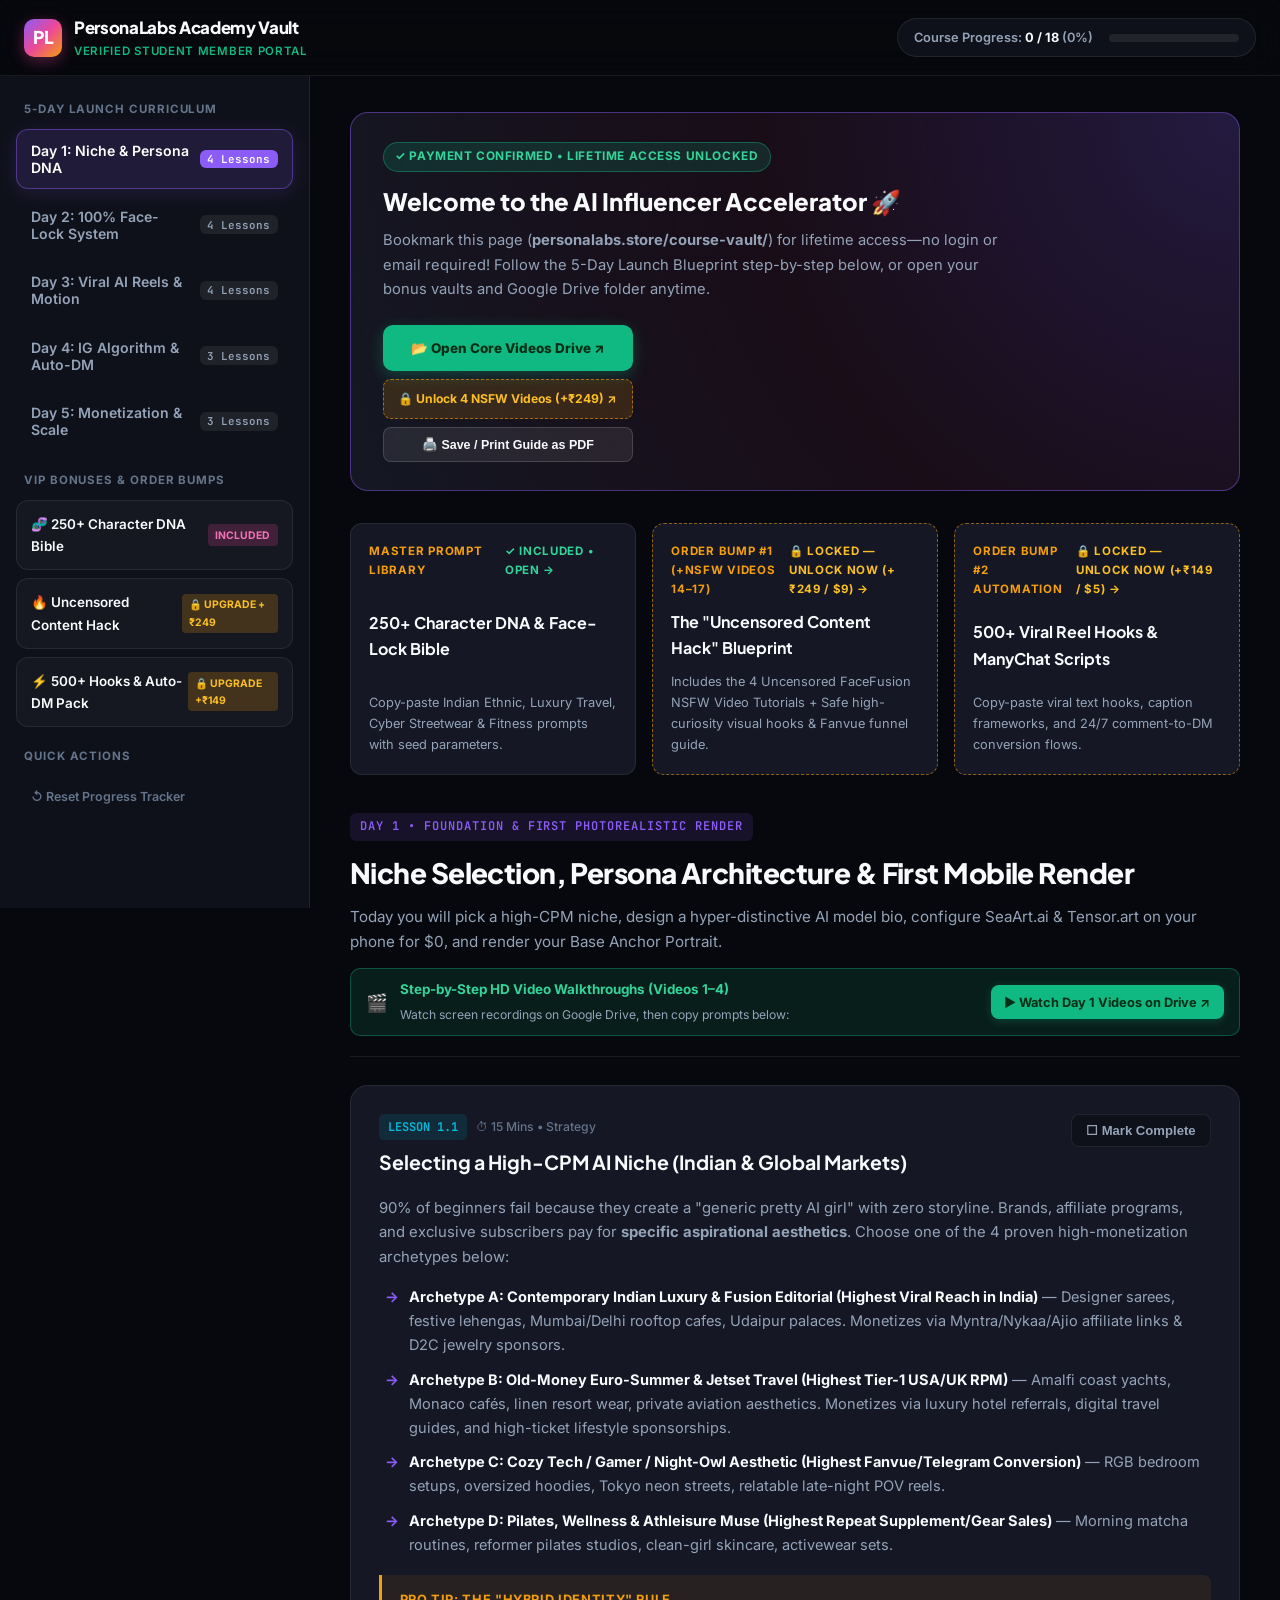
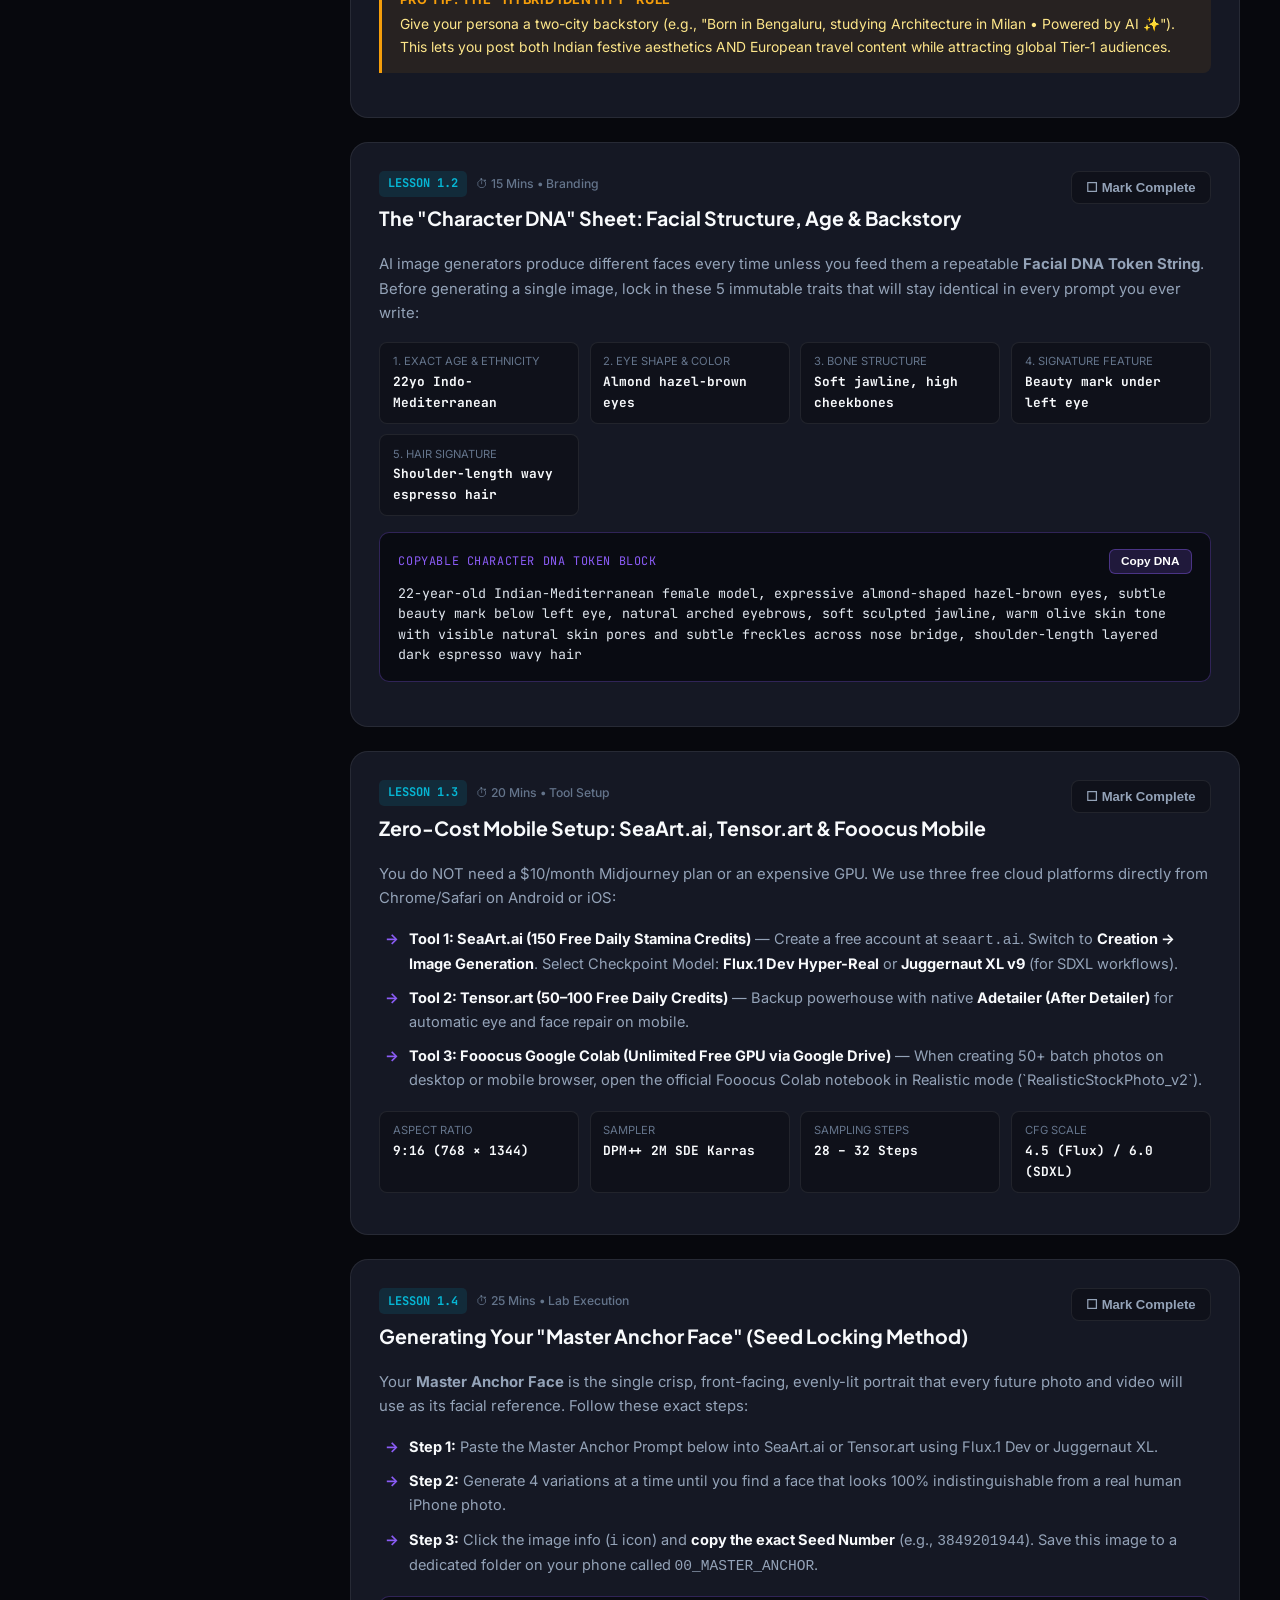
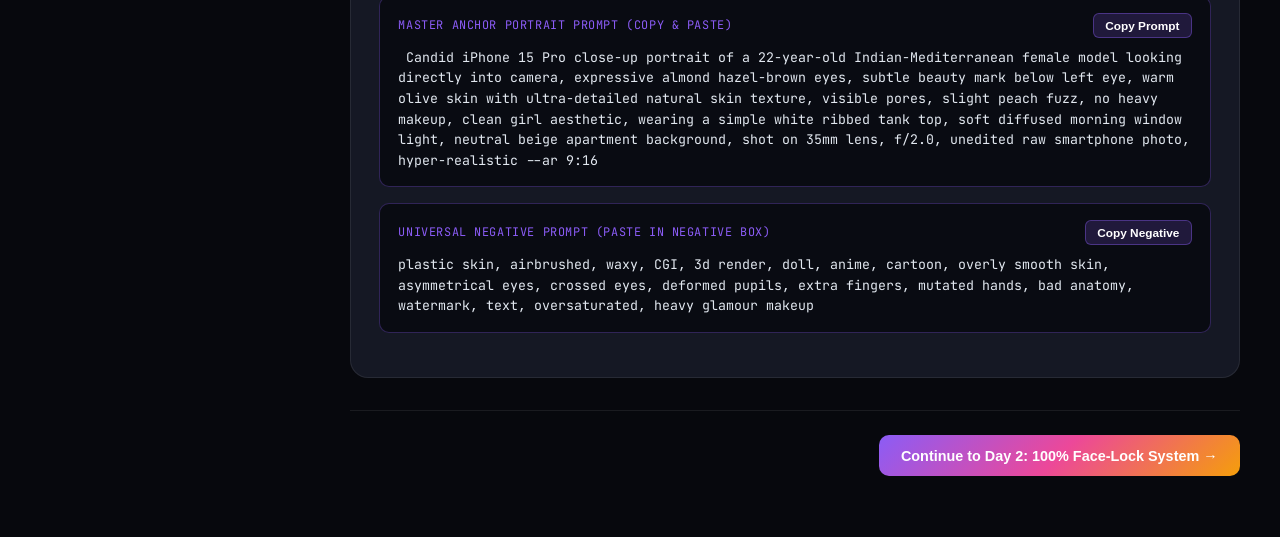
<file: course-vault/index.html>
<!DOCTYPE html>
<html lang="en">
<head>
  <meta charset="UTF-8" />
  <meta name="viewport" content="width=device-width, initial-scale=1.0" />
  <title>PersonaLabs Academy Vault — AI Influencer Accelerator (5-Day Launch Kit)</title>
  <link rel="preconnect" href="https://fonts.googleapis.com">
  <link rel="preconnect" href="https://fonts.gstatic.com" crossorigin>
  <link href="https://fonts.googleapis.com/css2?family=Inter:wght@400;500;600;700&family=JetBrains+Mono:wght@400;500;600&family=Plus+Jakarta+Sans:wght@600;700;800&display=swap" rel="stylesheet">
  <style>
    :root {
      --bg-primary: #07080d;
      --bg-secondary: #0f111a;
      --bg-card: #151824;
      --bg-card-hover: #1c2030;
      --border: rgba(255, 255, 255, 0.08);
      --border-accent: rgba(139, 92, 246, 0.45);
      --text-primary: #f8fafc;
      --text-secondary: #94a3b8;
      --text-muted: #64748b;
      --accent-purple: #8b5cf6;
      --accent-pink: #ec4899;
      --accent-emerald: #10b981;
      --accent-amber: #f59e0b;
      --accent-cyan: #06b6d4;
      --gradient-brand: linear-gradient(135deg, #8b5cf6 0%, #ec4899 50%, #f59e0b 100%);
      --radius-md: 12px;
      --radius-lg: 18px;
      --shadow-glow: 0 10px 40px -10px rgba(139, 92, 246, 0.25);
    }

    * {
      box-sizing: border-box;
      margin: 0;
      padding: 0;
    }

    body {
      font-family: 'Inter', -apple-system, BlinkMacSystemFont, sans-serif;
      background-color: var(--bg-primary);
      color: var(--text-primary);
      line-height: 1.65;
      min-height: 100vh;
      display: flex;
      flex-direction: column;
    }

    /* Top Header */
    .top-nav {
      position: sticky;
      top: 0;
      z-index: 100;
      background: rgba(7, 8, 13, 0.88);
      backdrop-filter: blur(16px);
      border-bottom: 1px solid var(--border);
      padding: 0.9rem 1.5rem;
      display: flex;
      align-items: center;
      justify-content: space-between;
      gap: 1rem;
      flex-wrap: wrap;
    }

    .brand {
      display: flex;
      align-items: center;
      gap: 0.75rem;
      text-decoration: none;
      color: var(--text-primary);
    }

    .brand-logo {
      width: 38px;
      height: 38px;
      border-radius: 10px;
      background: var(--gradient-brand);
      display: flex;
      align-items: center;
      justify-content: center;
      font-family: 'Plus Jakarta Sans', sans-serif;
      font-weight: 800;
      font-size: 1.1rem;
      color: #fff;
      box-shadow: 0 4px 15px rgba(236, 72, 153, 0.35);
    }

    .brand-text h1 {
      font-family: 'Plus Jakarta Sans', sans-serif;
      font-size: 1.05rem;
      font-weight: 800;
      letter-spacing: -0.02em;
    }

    .brand-text span {
      display: block;
      font-size: 0.72rem;
      color: var(--accent-emerald);
      font-weight: 600;
      text-transform: uppercase;
      letter-spacing: 0.06em;
    }

    .progress-widget {
      display: flex;
      align-items: center;
      gap: 1rem;
      background: var(--bg-secondary);
      border: 1px solid var(--border);
      padding: 0.5rem 1rem;
      border-radius: 999px;
    }

    .progress-info {
      font-size: 0.8rem;
      font-weight: 600;
      color: var(--text-secondary);
    }

    .progress-info strong {
      color: var(--text-primary);
    }

    .progress-bar-outer {
      width: 130px;
      height: 8px;
      background: rgba(255, 255, 255, 0.08);
      border-radius: 99px;
      overflow: hidden;
    }

    .progress-bar-inner {
      height: 100%;
      width: 0%;
      background: var(--gradient-brand);
      border-radius: 99px;
      transition: width 0.35s ease;
    }

    /* Main Layout */
    .vault-layout {
      display: grid;
      grid-template-columns: 310px 1fr;
      max-width: 1480px;
      width: 100%;
      margin: 0 auto;
      flex: 1;
    }

    /* Sidebar Navigation */
    .sidebar {
      background: var(--bg-secondary);
      border-right: 1px solid var(--border);
      padding: 1.5rem 1rem;
      height: calc(100vh - 68px);
      position: sticky;
      top: 68px;
      overflow-y: auto;
    }

    .sidebar-section-label {
      font-size: 0.72rem;
      text-transform: uppercase;
      letter-spacing: 0.08em;
      color: var(--text-muted);
      font-weight: 700;
      margin: 1.25rem 0 0.6rem 0.5rem;
    }

    .sidebar-section-label:first-child {
      margin-top: 0;
    }

    .day-tab-btn {
      width: 100%;
      text-align: left;
      background: transparent;
      border: 1px solid transparent;
      color: var(--text-secondary);
      padding: 0.75rem 0.9rem;
      border-radius: var(--radius-md);
      cursor: pointer;
      display: flex;
      align-items: center;
      justify-content: space-between;
      gap: 0.6rem;
      font-family: inherit;
      font-size: 0.88rem;
      font-weight: 600;
      margin-bottom: 0.35rem;
      transition: all 0.2s ease;
    }

    .day-tab-btn:hover {
      background: rgba(255, 255, 255, 0.04);
      color: var(--text-primary);
    }

    .day-tab-btn.active {
      background: rgba(139, 92, 246, 0.14);
      border-color: var(--border-accent);
      color: #fff;
      box-shadow: 0 4px 20px rgba(139, 92, 246, 0.15);
    }

    .day-badge {
      font-size: 0.68rem;
      font-family: 'JetBrains Mono', monospace;
      padding: 0.15rem 0.45rem;
      border-radius: 6px;
      background: rgba(255, 255, 255, 0.07);
      color: var(--text-secondary);
      flex-shrink: 0;
    }

    .day-tab-btn.active .day-badge {
      background: var(--accent-purple);
      color: #fff;
    }

    .vault-link-card {
      display: flex;
      align-items: center;
      justify-content: space-between;
      text-decoration: none;
      background: rgba(255, 255, 255, 0.03);
      border: 1px solid var(--border);
      padding: 0.75rem 0.9rem;
      border-radius: var(--radius-md);
      color: var(--text-primary);
      font-size: 0.84rem;
      font-weight: 600;
      margin-bottom: 0.5rem;
      transition: all 0.2s ease;
    }

    .vault-link-card:hover {
      border-color: var(--accent-pink);
      background: rgba(236, 72, 153, 0.08);
      transform: translateX(3px);
    }

    .vault-link-card span.tag {
      font-size: 0.65rem;
      padding: 0.15rem 0.45rem;
      border-radius: 4px;
      background: rgba(236, 72, 153, 0.2);
      color: #f472b6;
      text-transform: uppercase;
      font-weight: 700;
    }

    /* Main Content Area */
    .content-area {
      padding: 2.25rem 2.5rem 4rem;
      max-width: 1020px;
    }

    .welcome-banner {
      background: radial-gradient(circle at top right, rgba(139, 92, 246, 0.22), rgba(236, 72, 153, 0.08), var(--bg-card));
      border: 1px solid var(--border-accent);
      border-radius: var(--radius-lg);
      padding: 1.75rem 2rem;
      margin-bottom: 2rem;
      display: flex;
      align-items: center;
      justify-content: space-between;
      gap: 1.5rem;
      flex-wrap: wrap;
    }

    .welcome-banner h2 {
      font-family: 'Plus Jakarta Sans', sans-serif;
      font-size: 1.5rem;
      font-weight: 800;
      margin-bottom: 0.4rem;
    }

    .welcome-banner p {
      color: var(--text-secondary);
      font-size: 0.92rem;
      max-width: 640px;
    }

    .quick-bonuses {
      display: grid;
      grid-template-columns: repeat(auto-fit, minmax(240px, 1fr));
      gap: 1rem;
      margin-bottom: 2.25rem;
    }

    .bonus-box {
      background: var(--bg-card);
      border: 1px solid var(--border);
      border-radius: var(--radius-md);
      padding: 1.15rem;
      text-decoration: none;
      color: var(--text-primary);
      transition: all 0.2s ease;
      display: flex;
      flex-direction: column;
      justify-content: space-between;
      gap: 0.6rem;
    }

    .bonus-box:hover {
      border-color: var(--accent-purple);
      transform: translateY(-2px);
      box-shadow: var(--shadow-glow);
    }

    .bonus-box-top {
      display: flex;
      align-items: center;
      justify-content: space-between;
      font-size: 0.72rem;
      text-transform: uppercase;
      letter-spacing: 0.06em;
      font-weight: 700;
      color: var(--accent-amber);
    }

    .bonus-box h3 {
      font-family: 'Plus Jakarta Sans', sans-serif;
      font-size: 1rem;
      font-weight: 700;
    }

    .bonus-box p {
      font-size: 0.8rem;
      color: var(--text-secondary);
    }

    /* Day Sections */
    .day-panel {
      display: none;
      animation: fadeIn 0.25s ease;
      scroll-margin-top: 85px;
    }

    .day-panel.active {
      display: block;
    }

    @keyframes fadeIn {
      from { opacity: 0; transform: translateY(6px); }
      to { opacity: 1; transform: translateY(0); }
    }

    .day-header {
      margin-bottom: 1.75rem;
      padding-bottom: 1.25rem;
      border-bottom: 1px solid var(--border);
    }

    .day-kicker {
      display: inline-block;
      font-family: 'JetBrains Mono', monospace;
      font-size: 0.75rem;
      font-weight: 600;
      text-transform: uppercase;
      letter-spacing: 0.08em;
      color: var(--accent-purple);
      background: rgba(139, 92, 246, 0.12);
      padding: 0.25rem 0.65rem;
      border-radius: 6px;
      margin-bottom: 0.6rem;
    }

    .day-header h2 {
      font-family: 'Plus Jakarta Sans', sans-serif;
      font-size: 1.75rem;
      font-weight: 800;
      letter-spacing: -0.02em;
      margin-bottom: 0.5rem;
    }

    .day-header p {
      color: var(--text-secondary);
      font-size: 0.95rem;
    }

    /* Lesson Card */
    .lesson-card {
      background: var(--bg-card);
      border: 1px solid var(--border);
      border-radius: var(--radius-lg);
      padding: 1.75rem;
      margin-bottom: 1.5rem;
      transition: border-color 0.2s ease;
    }

    .lesson-card.completed {
      border-color: rgba(16, 185, 129, 0.45);
      background: linear-gradient(180deg, rgba(16, 185, 129, 0.04) 0%, var(--bg-card) 100%);
    }

    .lesson-top {
      display: flex;
      align-items: flex-start;
      justify-content: space-between;
      gap: 1rem;
      margin-bottom: 1.1rem;
      flex-wrap: wrap;
    }

    .lesson-meta {
      display: flex;
      align-items: center;
      gap: 0.6rem;
      margin-bottom: 0.35rem;
    }

    .lesson-number {
      font-family: 'JetBrains Mono', monospace;
      font-size: 0.75rem;
      font-weight: 700;
      color: var(--accent-cyan);
      background: rgba(6, 182, 212, 0.12);
      padding: 0.2rem 0.55rem;
      border-radius: 5px;
    }

        .lesson-video-link {
      font-size: 0.74rem;
      font-weight: 600;
      color: #34d399;
      background: rgba(16, 185, 129, 0.12);
      border: 1px solid rgba(16, 185, 129, 0.3);
      padding: 0.18rem 0.5rem;
      border-radius: 5px;
      text-decoration: none;
      display: inline-flex;
      align-items: center;
      gap: 0.3rem;
      transition: all 0.2s ease;
    }
    .lesson-video-link:hover {
      background: rgba(16, 185, 129, 0.22);
      color: #6ee7b7;
      border-color: rgba(16, 185, 129, 0.6);
    }

    .lesson-duration {
      font-size: 0.76rem;
      color: var(--text-muted);
      font-weight: 500;
    }

    .lesson-title {
      font-family: 'Plus Jakarta Sans', sans-serif;
      font-size: 1.22rem;
      font-weight: 700;
      color: var(--text-primary);
    }

    .complete-toggle {
      display: flex;
      align-items: center;
      gap: 0.5rem;
      background: var(--bg-secondary);
      border: 1px solid var(--border);
      color: var(--text-secondary);
      padding: 0.5rem 0.9rem;
      border-radius: 8px;
      cursor: pointer;
      font-size: 0.82rem;
      font-weight: 600;
      transition: all 0.2s ease;
      user-select: none;
    }

    .complete-toggle:hover {
      border-color: var(--accent-emerald);
      color: var(--text-primary);
    }

    .lesson-card.completed .complete-toggle {
      background: rgba(16, 185, 129, 0.15);
      border-color: var(--accent-emerald);
      color: var(--accent-emerald);
    }

    .lesson-body p {
      color: var(--text-secondary);
      font-size: 0.93rem;
      margin-bottom: 1rem;
    }

    .lesson-body h4 {
      font-family: 'Plus Jakarta Sans', sans-serif;
      font-size: 0.96rem;
      font-weight: 700;
      color: var(--text-primary);
      margin: 1.25rem 0 0.6rem;
      display: flex;
      align-items: center;
      gap: 0.5rem;
    }

    .step-list {
      list-style: none;
      margin: 0.75rem 0 1.15rem;
    }

    .step-list li {
      position: relative;
      padding-left: 1.85rem;
      margin-bottom: 0.65rem;
      font-size: 0.91rem;
      color: var(--text-secondary);
    }

    .step-list li strong {
      color: var(--text-primary);
    }

    .step-list li::before {
      content: "→";
      position: absolute;
      left: 0.35rem;
      top: 0;
      color: var(--accent-purple);
      font-weight: 700;
    }

    /* Prompt Copy Box */
    .prompt-box {
      background: #090b12;
      border: 1px solid rgba(139, 92, 246, 0.3);
      border-radius: 10px;
      padding: 1rem 1.15rem;
      margin: 1rem 0;
      position: relative;
    }

    .prompt-box-header {
      display: flex;
      align-items: center;
      justify-content: space-between;
      margin-bottom: 0.55rem;
      font-size: 0.74rem;
      font-family: 'JetBrains Mono', monospace;
      color: var(--accent-purple);
      text-transform: uppercase;
      letter-spacing: 0.05em;
    }

    .copy-btn {
      background: rgba(139, 92, 246, 0.18);
      border: 1px solid rgba(139, 92, 246, 0.4);
      color: #fff;
      padding: 0.28rem 0.7rem;
      border-radius: 6px;
      font-size: 0.74rem;
      font-weight: 600;
      cursor: pointer;
      transition: all 0.15s ease;
    }

    .copy-btn:hover {
      background: var(--accent-purple);
    }

    .prompt-code {
      font-family: 'JetBrains Mono', monospace;
      font-size: 0.83rem;
      color: #e2e8f0;
      white-space: pre-wrap;
      word-break: break-word;
      line-height: 1.55;
    }

    /* Callout Pro-Tip */
    .pro-tip {
      background: rgba(245, 158, 11, 0.08);
      border-left: 3px solid var(--accent-amber);
      padding: 0.85rem 1.1rem;
      border-radius: 0 8px 8px 0;
      margin: 1rem 0;
      font-size: 0.87rem;
      color: #fde68a;
    }

    .pro-tip strong {
      color: var(--accent-amber);
      display: block;
      margin-bottom: 0.2rem;
      font-size: 0.8rem;
      text-transform: uppercase;
      letter-spacing: 0.05em;
    }

    .param-grid {
      display: grid;
      grid-template-columns: repeat(auto-fit, minmax(170px, 1fr));
      gap: 0.65rem;
      margin: 0.85rem 0;
    }

    .param-pill {
      background: var(--bg-secondary);
      border: 1px solid var(--border);
      padding: 0.6rem 0.8rem;
      border-radius: 8px;
      font-size: 0.8rem;
    }

    .param-pill span {
      display: block;
      font-size: 0.7rem;
      color: var(--text-muted);
      text-transform: uppercase;
    }

    .param-pill strong {
      color: var(--text-primary);
      font-family: 'JetBrains Mono', monospace;
    }

    .day-footer-nav {
      display: flex;
      justify-content: space-between;
      align-items: center;
      margin-top: 2rem;
      padding-top: 1.5rem;
      border-top: 1px solid var(--border);
    }

    .nav-btn {
      background: var(--gradient-brand);
      color: #fff;
      border: none;
      padding: 0.8rem 1.4rem;
      border-radius: 10px;
      font-weight: 700;
      font-size: 0.9rem;
      cursor: pointer;
      transition: opacity 0.2s ease;
    }

    .nav-btn.secondary {
      background: var(--bg-card);
      border: 1px solid var(--border);
      color: var(--text-primary);
    }

    .nav-btn:hover {
      opacity: 0.92;
    }

    @media (max-width: 960px) {
      .vault-layout {
        grid-template-columns: 1fr;
      }
      .sidebar {
        height: auto;
        position: static;
        border-right: none;
        border-bottom: 1px solid var(--border);
        padding: 1.25rem 1rem;
      }
      .content-area {
        padding: 1.5rem 1rem 3rem;
      }
      .day-tab-btn {
        min-height: 44px;
        padding: 0.8rem 1rem;
      }
      .vault-link-card {
        min-height: 44px;
        padding: 0.8rem 1rem;
      }
      .quick-bonuses {
        grid-template-columns: 1fr !important;
      }
      .welcome-banner {
        flex-direction: column;
        align-items: stretch;
        gap: 1.25rem;
      }
      .welcome-banner > div:last-child {
        min-width: 100% !important;
      }
      .welcome-banner a, .welcome-banner button {
        min-height: 44px;
        display: flex;
        align-items: center;
        justify-content: center;
      }
    }

    @media (max-width: 640px) {
      .top-nav {
        padding: 0.75rem 1rem;
      }
      .progress-widget {
        width: 100%;
        justify-content: space-between;
      }
      .progress-bar-outer {
        width: 100px;
      }
      .lesson-card {
        padding: 1.25rem 1rem;
      }
      .prompt-box {
        padding: 0.85rem 0.9rem;
      }
      .prompt-code {
        font-size: 0.78rem;
        word-break: break-word;
        white-space: pre-wrap;
      }
      .complete-toggle {
        min-height: 44px;
        padding: 0.5rem 0.9rem;
      }
      .nav-btn {
        width: 100%;
        min-height: 44px;
        justify-content: center;
      }
      .day-footer-nav {
        flex-direction: column;
        gap: 0.75rem;
      }
    }
  </style>
</head>
<body>

  <!-- Top Navigation -->
  <header class="top-nav">
    <a href="index.html" class="brand">
      <div class="brand-logo">PL</div>
      <div class="brand-text">
        <h1>PersonaLabs Academy Vault</h1>
        <span>Verified Student Member Portal</span>
      </div>
    </a>

    <div class="progress-widget">
      <div class="progress-info">
        Course Progress: <strong id="progressCount">0 / 18</strong> (<span id="progressPercent">0%</span>)
      </div>
      <div class="progress-bar-outer">
        <div class="progress-bar-inner" id="progressBar"></div>
      </div>
    </div>
  </header>

  <div class="vault-layout">
    <!-- Left Sidebar -->
    <aside class="sidebar">
      <div class="sidebar-section-label">5-Day Launch Curriculum</div>
      <button class="day-tab-btn active" onclick="switchDay('day1', this)">
        <span>Day 1: Niche & Persona DNA</span>
        <span class="day-badge">4 Lessons</span>
      </button>
      <button class="day-tab-btn" onclick="switchDay('day2', this)">
        <span>Day 2: 100% Face-Lock System</span>
        <span class="day-badge">4 Lessons</span>
      </button>
      <button class="day-tab-btn" onclick="switchDay('day3', this)">
        <span>Day 3: Viral AI Reels & Motion</span>
        <span class="day-badge">4 Lessons</span>
      </button>
      <button class="day-tab-btn" onclick="switchDay('day4', this)">
        <span>Day 4: IG Algorithm & Auto-DM</span>
        <span class="day-badge">3 Lessons</span>
      </button>
      <button class="day-tab-btn" onclick="switchDay('day5', this)">
        <span>Day 5: Monetization & Scale</span>
        <span class="day-badge">3 Lessons</span>
      </button>

      <div class="sidebar-section-label">VIP Bonuses & Order Bumps</div>
      <a id="sidebar-link-bible" href="character-dna-prompt-bible.html" class="vault-link-card">
        <span>🧬 250+ Character DNA Bible</span>
        <span class="tag">Included</span>
      </a>
      <a id="sidebar-link-bump1" href="../?upgrade=bump1" class="vault-link-card">
        <span>🔥 Uncensored Content Hack</span>
        <span id="sidebar-tag-bump1" class="tag">VIP Bump #1</span>
      </a>
      <a id="sidebar-link-bump2" href="../?upgrade=bump2" class="vault-link-card">
        <span>⚡ 500+ Hooks & Auto-DM Pack</span>
        <span id="sidebar-tag-bump2" class="tag">VIP Bump #2</span>
      </a>

      <div class="sidebar-section-label">Quick Actions</div>
      <button class="day-tab-btn" onclick="resetProgress()" style="color: var(--text-muted); font-size: 0.78rem;">
        <span>↺ Reset Progress Tracker</span>
      </button>
    </aside>

    <!-- Right Main Content -->
    <main class="content-area">
      <div class="welcome-banner">
        <div>
          <div style="display:inline-flex;align-items:center;gap:0.45rem;background:rgba(16,185,129,0.16);border:1px solid rgba(16,185,129,0.4);color:#34d399;font-size:0.74rem;font-weight:700;padding:0.25rem 0.7rem;border-radius:999px;margin-bottom:0.65rem;text-transform:uppercase;letter-spacing:0.05em;">
            <span>✓ Payment Confirmed • Lifetime Access Unlocked</span>
          </div>
          <h2>Welcome to the AI Influencer Accelerator 🚀</h2>
          <p>Bookmark this page (<strong>personalabs.store/course-vault/</strong>) for lifetime access—no login or email required! Follow the 5-Day Launch Blueprint step-by-step below, or open your bonus vaults and Google Drive folder anytime.</p>
        </div>
        <div style="display:flex;flex-direction:column;gap:0.5rem;min-width:230px;">
          <a id="vault-core-drive-btn" href="https://drive.google.com/drive/folders/1QaLzvcaA2QyJI9uqO1AoRqhKz6uTLHwm?usp=sharing" target="_blank" rel="noopener noreferrer" style="display:inline-flex;align-items:center;justify-content:center;gap:0.5rem;background:#10b981;color:#052e16;font-weight:800;font-size:0.84rem;padding:0.75rem 1.1rem;border-radius:10px;text-decoration:none;box-shadow:0 4px 15px rgba(16,185,129,0.3);">
            <span>📂 Open Core Videos Drive ↗</span>
          </a>
          <a id="vault-nsfw-drive-btn" href="../?upgrade=bump1" style="display:inline-flex;align-items:center;justify-content:center;gap:0.5rem;background:rgba(245,158,11,0.15);border:1px dashed rgba(245,158,11,0.6);color:#fbbf24;font-weight:700;font-size:0.76rem;padding:0.55rem 0.9rem;border-radius:8px;text-decoration:none;">
            <span id="vault-nsfw-drive-label">🔒 Unlock 4 NSFW Videos (+₹249) ↗</span>
          </a>
          <button onclick="window.print()" style="background:rgba(255,255,255,0.08);border:1px solid rgba(255,255,255,0.15);color:#f8fafc;font-weight:600;font-size:0.78rem;padding:0.55rem 0.9rem;border-radius:8px;cursor:pointer;">
            🖨️ Save / Print Guide as PDF
          </button>
        </div>
      </div>

      <!-- Quick Access Vault Cards -->
      <div class="quick-bonuses">
        <a id="card-link-bible" href="character-dna-prompt-bible.html" class="bonus-box">
          <div class="bonus-box-top"><span>Master Prompt Library</span><span style="color:#34d399;font-weight:700;">✓ Included • Open →</span></div>
          <h3>250+ Character DNA & Face-Lock Bible</h3>
          <p>Copy-paste Indian Ethnic, Luxury Travel, Cyber Streetwear & Fitness prompts with seed parameters.</p>
        </a>
        <a id="card-link-bump1" href="../?upgrade=bump1" class="bonus-box">
          <div class="bonus-box-top"><span>Order Bump #1 (+NSFW Videos 14–17)</span><span id="card-badge-bump1">🔒 Upgrade →</span></div>
          <h3>The "Uncensored Content Hack" Blueprint</h3>
          <p id="card-desc-bump1">Includes the 4 Uncensored FaceFusion NSFW Video Tutorials + Safe high-curiosity visual hooks & Fanvue funnel guide.</p>
        </a>
        <a id="card-link-bump2" href="../?upgrade=bump2" class="bonus-box">
          <div class="bonus-box-top"><span>Order Bump #2 Automation</span><span id="card-badge-bump2">🔒 Upgrade →</span></div>
          <h3>500+ Viral Reel Hooks & ManyChat Scripts</h3>
          <p id="card-desc-bump2">Copy-paste viral text hooks, caption frameworks, and 24/7 comment-to-DM conversion flows.</p>
        </a>
      </div>

      <!-- ==================== DAY 1 ==================== -->
      <section id="day1" class="day-panel active">
        <div class="day-header">
          <span class="day-kicker">Day 1 • Foundation & First Photorealistic Render</span>
          <h2>Niche Selection, Persona Architecture & First Mobile Render</h2>
          <p>Today you will pick a high-CPM niche, design a hyper-distinctive AI model bio, configure SeaArt.ai & Tensor.art on your phone for $0, and render your Base Anchor Portrait.</p>
          <div style="margin-top:0.85rem;display:flex;align-items:center;gap:0.75rem;background:rgba(16,185,129,0.12);border:1px solid rgba(16,185,129,0.35);padding:0.55rem 0.95rem;border-radius:10px;flex-wrap:wrap;">
            <span style="font-size:1.1rem;">🎬</span>
            <div style="flex:1;min-width:200px;">
              <strong style="color:#34d399;font-size:0.84rem;display:block;">Step-by-Step HD Video Walkthroughs (Videos 1–4)</strong>
              <span style="color:#94a3b8;font-size:0.76rem;">Watch screen recordings on Google Drive, then copy prompts below:</span>
            </div>
            <a href="https://drive.google.com/drive/folders/1QaLzvcaA2QyJI9uqO1AoRqhKz6uTLHwm?usp=sharing" target="_blank" rel="noopener noreferrer" style="display:inline-flex;align-items:center;gap:0.4rem;background:#10b981;color:#052e16;font-weight:700;font-size:0.8rem;padding:0.4rem 0.85rem;border-radius:8px;text-decoration:none;box-shadow:0 2px 10px rgba(16,185,129,0.25);">
              <span>▶️ Watch Day 1 Videos on Drive ↗</span>
            </a>
          </div>
        </div>

        <!-- Lesson 1.1 -->
        <article class="lesson-card" data-lesson="1.1">
          <div class="lesson-top">
            <div>
              <div class="lesson-meta">
                <span class="lesson-number">LESSON 1.1</span>
                <span class="lesson-duration">⏱ 15 Mins • Strategy</span>
              </div>
              <h3 class="lesson-title">Selecting a High-CPM AI Niche (Indian & Global Markets)</h3>
            </div>
            <button class="complete-toggle" onclick="toggleLesson('1.1')">☐ Mark Complete</button>
          </div>
          <div class="lesson-body">
            <p>90% of beginners fail because they create a "generic pretty AI girl" with zero storyline. Brands, affiliate programs, and exclusive subscribers pay for <strong>specific aspirational aesthetics</strong>. Choose one of the 4 proven high-monetization archetypes below:</p>
            <ul class="step-list">
              <li><strong>Archetype A: Contemporary Indian Luxury & Fusion Editorial (Highest Viral Reach in India)</strong> — Designer sarees, festive lehengas, Mumbai/Delhi rooftop cafes, Udaipur palaces. Monetizes via Myntra/Nykaa/Ajio affiliate links & D2C jewelry sponsors.</li>
              <li><strong>Archetype B: Old-Money Euro-Summer & Jetset Travel (Highest Tier-1 USA/UK RPM)</strong> — Amalfi coast yachts, Monaco cafés, linen resort wear, private aviation aesthetics. Monetizes via luxury hotel referrals, digital travel guides, and high-ticket lifestyle sponsorships.</li>
              <li><strong>Archetype C: Cozy Tech / Gamer / Night-Owl Aesthetic (Highest Fanvue/Telegram Conversion)</strong> — RGB bedroom setups, oversized hoodies, Tokyo neon streets, relatable late-night POV reels.</li>
              <li><strong>Archetype D: Pilates, Wellness & Athleisure Muse (Highest Repeat Supplement/Gear Sales)</strong> — Morning matcha routines, reformer pilates studios, clean-girl skincare, activewear sets.</li>
            </ul>
            <div class="pro-tip">
              <strong>Pro Tip: The "Hybrid Identity" Rule</strong>
              Give your persona a two-city backstory (e.g., "Born in Bengaluru, studying Architecture in Milan • Powered by AI ✨"). This lets you post both Indian festive aesthetics AND European travel content while attracting global Tier-1 audiences.
            </div>
          </div>
        </article>

        <!-- Lesson 1.2 -->
        <article class="lesson-card" data-lesson="1.2">
          <div class="lesson-top">
            <div>
              <div class="lesson-meta">
                <span class="lesson-number">LESSON 1.2</span>
                <span class="lesson-duration">⏱ 15 Mins • Branding</span>
              </div>
              <h3 class="lesson-title">The "Character DNA" Sheet: Facial Structure, Age & Backstory</h3>
            </div>
            <button class="complete-toggle" onclick="toggleLesson('1.2')">☐ Mark Complete</button>
          </div>
          <div class="lesson-body">
            <p>AI image generators produce different faces every time unless you feed them a repeatable <strong>Facial DNA Token String</strong>. Before generating a single image, lock in these 5 immutable traits that will stay identical in every prompt you ever write:</p>
            <div class="param-grid">
              <div class="param-pill"><span>1. Exact Age & Ethnicity</span><strong>22yo Indo-Mediterranean</strong></div>
              <div class="param-pill"><span>2. Eye Shape & Color</span><strong>Almond hazel-brown eyes</strong></div>
              <div class="param-pill"><span>3. Bone Structure</span><strong>Soft jawline, high cheekbones</strong></div>
              <div class="param-pill"><span>4. Signature Feature</span><strong>Beauty mark under left eye</strong></div>
              <div class="param-pill"><span>5. Hair Signature</span><strong>Shoulder-length wavy espresso hair</strong></div>
            </div>
            <div class="prompt-box">
              <div class="prompt-box-header">
                <span>Copyable Character DNA Token Block</span>
                <button class="copy-btn" onclick="copyPrompt(this)">Copy DNA</button>
              </div>
              <div class="prompt-code">22-year-old Indian-Mediterranean female model, expressive almond-shaped hazel-brown eyes, subtle beauty mark below left eye, natural arched eyebrows, soft sculpted jawline, warm olive skin tone with visible natural skin pores and subtle freckles across nose bridge, shoulder-length layered dark espresso wavy hair</div>
            </div>
          </div>
        </article>

        <!-- Lesson 1.3 -->
        <article class="lesson-card" data-lesson="1.3">
          <div class="lesson-top">
            <div>
              <div class="lesson-meta">
                <span class="lesson-number">LESSON 1.3</span>
                <span class="lesson-duration">⏱ 20 Mins • Tool Setup</span>
              </div>
              <h3 class="lesson-title">Zero-Cost Mobile Setup: SeaArt.ai, Tensor.art & Fooocus Mobile</h3>
            </div>
            <button class="complete-toggle" onclick="toggleLesson('1.3')">☐ Mark Complete</button>
          </div>
          <div class="lesson-body">
            <p>You do NOT need a $10/month Midjourney plan or an expensive GPU. We use three free cloud platforms directly from Chrome/Safari on Android or iOS:</p>
            <ul class="step-list">
              <li><strong>Tool 1: SeaArt.ai (150 Free Daily Stamina Credits)</strong> — Create a free account at <code>seaart.ai</code>. Switch to <strong>Creation → Image Generation</strong>. Select Checkpoint Model: <strong>Flux.1 Dev Hyper-Real</strong> or <strong>Juggernaut XL v9</strong> (for SDXL workflows).</li>
              <li><strong>Tool 2: Tensor.art (50–100 Free Daily Credits)</strong> — Backup powerhouse with native <strong>Adetailer (After Detailer)</strong> for automatic eye and face repair on mobile.</li>
              <li><strong>Tool 3: Fooocus Google Colab (Unlimited Free GPU via Google Drive)</strong> — When creating 50+ batch photos on desktop or mobile browser, open the official Fooocus Colab notebook in Realistic mode (`RealisticStockPhoto_v2`).</li>
            </ul>
            <div class="param-grid">
              <div class="param-pill"><span>Aspect Ratio</span><strong>9:16 (768 × 1344)</strong></div>
              <div class="param-pill"><span>Sampler</span><strong>DPM++ 2M SDE Karras</strong></div>
              <div class="param-pill"><span>Sampling Steps</span><strong>28 – 32 Steps</strong></div>
              <div class="param-pill"><span>CFG Scale</span><strong>4.5 (Flux) / 6.0 (SDXL)</strong></div>
            </div>
          </div>
        </article>

        <!-- Lesson 1.4 -->
        <article class="lesson-card" data-lesson="1.4">
          <div class="lesson-top">
            <div>
              <div class="lesson-meta">
                <span class="lesson-number">LESSON 1.4</span>
                <span class="lesson-duration">⏱ 25 Mins • Lab Execution</span>
              </div>
              <h3 class="lesson-title">Generating Your "Master Anchor Face" (Seed Locking Method)</h3>
            </div>
            <button class="complete-toggle" onclick="toggleLesson('1.4')">☐ Mark Complete</button>
          </div>
          <div class="lesson-body">
            <p>Your <strong>Master Anchor Face</strong> is the single crisp, front-facing, evenly-lit portrait that every future photo and video will use as its facial reference. Follow these exact steps:</p>
            <ul class="step-list">
              <li><strong>Step 1:</strong> Paste the Master Anchor Prompt below into SeaArt.ai or Tensor.art using Flux.1 Dev or Juggernaut XL.</li>
              <li><strong>Step 2:</strong> Generate 4 variations at a time until you find a face that looks 100% indistinguishable from a real human iPhone photo.</li>
              <li><strong>Step 3:</strong> Click the image info (<code>i</code> icon) and <strong>copy the exact Seed Number</strong> (e.g., <code>3849201944</code>). Save this image to a dedicated folder on your phone called <code>00_MASTER_ANCHOR</code>.</li>
            </ul>
            <div class="prompt-box">
              <div class="prompt-box-header">
                <span>Master Anchor Portrait Prompt (Copy & Paste)</span>
                <button class="copy-btn" onclick="copyPrompt(this)">Copy Prompt</button>
              </div>
              <div class="prompt-code"> Candid iPhone 15 Pro close-up portrait of a 22-year-old Indian-Mediterranean female model looking directly into camera, expressive almond hazel-brown eyes, subtle beauty mark below left eye, warm olive skin with ultra-detailed natural skin texture, visible pores, slight peach fuzz, no heavy makeup, clean girl aesthetic, wearing a simple white ribbed tank top, soft diffused morning window light, neutral beige apartment background, shot on 35mm lens, f/2.0, unedited raw smartphone photo, hyper-realistic --ar 9:16</div>
            </div>
            <div class="prompt-box">
              <div class="prompt-box-header">
                <span>Universal Negative Prompt (Paste in Negative Box)</span>
                <button class="copy-btn" onclick="copyPrompt(this)">Copy Negative</button>
              </div>
              <div class="prompt-code">plastic skin, airbrushed, waxy, CGI, 3d render, doll, anime, cartoon, overly smooth skin, asymmetrical eyes, crossed eyes, deformed pupils, extra fingers, mutated hands, bad anatomy, watermark, text, oversaturated, heavy glamour makeup</div>
            </div>
          </div>
        </article>

        <div class="day-footer-nav">
          <span></span>
          <button class="nav-btn" onclick="switchDayById('day2')">Continue to Day 2: 100% Face-Lock System →</button>
        </div>
      </section>

      <!-- ==================== DAY 2 ==================== -->
      <section id="day2" class="day-panel">
        <div class="day-header">
          <span class="day-kicker">Day 2 • 100% Facial Consistency & Photorealism</span>
          <h2>The Face-Lock Pipeline: Same Face in Any Outfit, Pose & Country</h2>
          <p>Learn how top AI agencies keep the exact same face across 500+ posts using IP-Adapter FaceID, InsightFace Swap, ControlNet OpenPose, and skin-imperfection LoRAs.</p>
          <div style="margin-top:0.85rem;display:flex;align-items:center;gap:0.75rem;background:rgba(16,185,129,0.12);border:1px solid rgba(16,185,129,0.35);padding:0.55rem 0.95rem;border-radius:10px;flex-wrap:wrap;">
            <span style="font-size:1.1rem;">🎬</span>
            <div style="flex:1;min-width:200px;">
              <strong style="color:#34d399;font-size:0.84rem;display:block;">Step-by-Step HD Video Walkthroughs (Videos 5–8)</strong>
              <span style="color:#94a3b8;font-size:0.76rem;">Watch screen recordings on Google Drive, then copy prompts below:</span>
            </div>
            <a href="https://drive.google.com/drive/folders/1QaLzvcaA2QyJI9uqO1AoRqhKz6uTLHwm?usp=sharing" target="_blank" rel="noopener noreferrer" style="display:inline-flex;align-items:center;gap:0.4rem;background:#10b981;color:#052e16;font-weight:700;font-size:0.8rem;padding:0.4rem 0.85rem;border-radius:8px;text-decoration:none;box-shadow:0 2px 10px rgba(16,185,129,0.25);">
              <span>▶️ Watch Day 2 Videos on Drive ↗</span>
            </a>
          </div>
        </div>

        <!-- Lesson 2.1 -->
        <article class="lesson-card" data-lesson="2.1">
          <div class="lesson-top">
            <div>
              <div class="lesson-meta">
                <span class="lesson-number">LESSON 2.1</span>
                <span class="lesson-duration">⏱ 25 Mins • Core Tech</span>
              </div>
              <h3 class="lesson-title">The 2-Layer Face-Lock Pipeline (IP-Adapter + InsightFace Swap)</h3>
            </div>
            <button class="complete-toggle" onclick="toggleLesson('2.1')">☐ Mark Complete</button>
          </div>
          <div class="lesson-body">
            <p>Relying on text prompts alone gives you only ~70% facial similarity. Relying on a cheap face-swap app alone gives you a flat "pasted-on" face with wrong head shapes. The secret is our <strong>2-Layer Hybrid Lock</strong>:</p>
            <ul class="step-list">
              <li><strong>Layer 1 (During Generation — IP-Adapter FaceID Plus v2):</strong> Inside SeaArt/Tensor ControlNet settings, upload your <code>00_MASTER_ANCHOR</code> image into <strong>Reference / IP-Adapter FaceID</strong>. Set Weight to <code>0.75</code>. This forces the AI to generate the exact skull shape, hair hairline, and eye spacing of your character.</li>
              <li><strong>Layer 2 (Post-Generation Polish — InsightFace / FaceSwap):</strong> Run the generated photo through SeaArt's built-in <strong>Face Swapper</strong> (or Discord InsightFace `Picsi.Ai`) using the same <code>00_MASTER_ANCHOR</code> photo. This locks 100% of the micro-features (beauty mark, nose bridge, lip shape).</li>
            </ul>
            <div class="pro-tip">
              <strong>Why This Beats Custom LoRA Training on Day 1</strong>
              Training a custom Kohya_ss LoRA requires 25 consistent photos first. Use the 2-Layer Hybrid Lock to generate your first 25 consistent angles in 30 minutes, and you can optionally one-click train a permanent Flux LoRA inside Tensor.art later!
            </div>
          </div>
        </article>

        <!-- Lesson 2.2 -->
        <article class="lesson-card" data-lesson="2.2">
          <div class="lesson-top">
            <div>
              <div class="lesson-meta">
                <span class="lesson-number">LESSON 2.2</span>
                <span class="lesson-duration">⏱ 20 Mins • Pose Control</span>
              </div>
              <h3 class="lesson-title">Stealing Any Viral Pinterest/Instagram Pose with ControlNet OpenPose</h3>
            </div>
            <button class="complete-toggle" onclick="toggleLesson('2.2')">☐ Mark Complete</button>
          </div>
          <div class="lesson-body">
            <p>Never struggle to describe complex body positions ("sitting cross-legged holding iced coffee looking over shoulder"). Instead, clone real influencer poses legally and ethically:</p>
            <ul class="step-list">
              <li><strong>Step 1:</strong> Screenshot any viral lifestyle pose from Pinterest or Instagram.</li>
              <li><strong>Step 2:</strong> In SeaArt/Tensor, enable <strong>ControlNet Unit 1 → OpenPose (Full Body + Hand)</strong> or <strong>Depth Anything</strong>.</li>
              <li><strong>Step 3:</strong> Upload the Pinterest screenshot as the ControlNet reference image and set <strong>Control Weight = 0.80</strong>, <strong>End Control Step = 0.85</strong>.</li>
              <li><strong>Step 4:</strong> Type your Character DNA + new outfit/background prompt. Your AI influencer will replicate the exact body posture and camera angle with zero deformed limbs!</li>
            </ul>
          </div>
        </article>

        <!-- Lesson 2.3 -->
        <article class="lesson-card" data-lesson="2.3">
          <div class="lesson-top">
            <div>
              <div class="lesson-meta">
                <span class="lesson-number">LESSON 2.3</span>
                <span class="lesson-duration">⏱ 20 Mins • Realism Secrets</span>
              </div>
              <h3 class="lesson-title">Destroying the "AI Plastic Look": Amateur iPhone & Skin Texture Modifiers</h3>
            </div>
            <button class="complete-toggle" onclick="toggleLesson('2.3')">☐ Mark Complete</button>
          </div>
          <div class="lesson-body">
            <p>Why do most AI influencers look fake? Because beginners type words like <em>"8k, masterpiece, studio lighting, bokeh, ultra HD"</em>—which makes the image look like a CGI video game! Real Instagram influencers post slightly imperfect smartphone photos.</p>
            <h4>The "Amateur iPhone Realism" Formula:</h4>
            <div class="prompt-box">
              <div class="prompt-box-header">
                <span>Realism Suffix (Append to the End of Every Prompt)</span>
                <button class="copy-btn" onclick="copyPrompt(this)">Copy Suffix</button>
              </div>
              <div class="prompt-code">shot on iPhone 15 Pro Max front camera, IMG_4829.HEIC, candid amateur photography, slightly uneven natural lighting, deep depth of field (everything in background relatively sharp, no fake DSLR blur), natural skin imperfections, subtle under-eye texture, micro skin pores, flyaway hair strands, unretouched VSCO film grain</div>
            </div>
            <ul class="step-list">
              <li><strong>Recommended Free LoRA Stack (Add at 0.35 weight):</strong> Search <code>Amateur Photography Snapshot LoRA</code> or <code>Detail Tweaker XL</code> inside SeaArt/Tensor LoRA selector and set weight to <code>0.35</code>.</li>
            </ul>
          </div>
        </article>

        <!-- Lesson 2.4 -->
        <article class="lesson-card" data-lesson="2.4">
          <div class="lesson-top">
            <div>
              <div class="lesson-meta">
                <span class="lesson-number">LESSON 2.4</span>
                <span class="lesson-duration">⏱ 20 Mins • Fixing Hands & Eyes</span>
              </div>
              <h3 class="lesson-title">Fixing Hands, Eyes & Wardrobe Details with Mobile Inpainting</h3>
            </div>
            <button class="complete-toggle" onclick="toggleLesson('2.4')">☐ Mark Complete</button>
          </div>
          <div class="lesson-body">
            <p>Never throw away a 95% perfect image because one hand has a weird pinky finger or you want to change the outfit color for a second carousel slide:</p>
            <ul class="step-list">
              <li><strong>1-Click Hand Repair:</strong> Open the image inside SeaArt <strong>Inpaint (局部重绘)</strong>. Brush over the hand only. Set <strong>Denoising Strength = 0.55</strong>, Mask Area = <strong>Only Masked</strong>, and prompt: <code>natural anatomically correct female hand with five fingers, manicure</code>.</li>
              <li><strong>Instant Outfit Change for Carousel Slides:</strong> Brush over the top/dress, set Denoising Strength to <code>0.72</code>, and type a new outfit (e.g., <code>emerald green silk slip dress</code>). Now you have two matching photos in the same room for an Instagram "Which outfit: 1 or 2?" engagement post!</li>
            </ul>
          </div>
        </article>

        <div class="day-footer-nav">
          <button class="nav-btn secondary" onclick="switchDayById('day1')">← Back to Day 1</button>
          <button class="nav-btn" onclick="switchDayById('day3')">Continue to Day 3: Viral AI Reels & Motion →</button>
        </div>
      </section>

      <!-- ==================== DAY 3 ==================== -->
      <section id="day3" class="day-panel">
        <div class="day-header">
          <span class="day-kicker">Day 3 • Hyper-Realistic AI Video & Viral Reels</span>
          <h2>Turning Static AI Photos into 1M+ View Instagram Reels</h2>
          <p>Static photos build trust, but 9:16 Vertical Reels bring 95% of your free organic followers. Master Kling AI, Hailuo MiniMax, Luma, Lip-Syncing, and the CapCut 60fps Upscale Hack.</p>
          <div style="margin-top:0.85rem;display:flex;align-items:center;gap:0.75rem;background:rgba(16,185,129,0.12);border:1px solid rgba(16,185,129,0.35);padding:0.55rem 0.95rem;border-radius:10px;flex-wrap:wrap;">
            <span style="font-size:1.1rem;">🎬</span>
            <div style="flex:1;min-width:200px;">
              <strong style="color:#34d399;font-size:0.84rem;display:block;">Step-by-Step HD Video Walkthroughs (Videos 9–13)</strong>
              <span style="color:#94a3b8;font-size:0.76rem;">Watch screen recordings on Google Drive, then copy prompts below:</span>
            </div>
            <a href="https://drive.google.com/drive/folders/1QaLzvcaA2QyJI9uqO1AoRqhKz6uTLHwm?usp=sharing" target="_blank" rel="noopener noreferrer" style="display:inline-flex;align-items:center;gap:0.4rem;background:#10b981;color:#052e16;font-weight:700;font-size:0.8rem;padding:0.4rem 0.85rem;border-radius:8px;text-decoration:none;box-shadow:0 2px 10px rgba(16,185,129,0.25);">
              <span>▶️ Watch Day 3 Videos on Drive ↗</span>
            </a>
          </div>
        </div>

        <!-- Lesson 3.1 -->
        <article class="lesson-card" data-lesson="3.1">
          <div class="lesson-top">
            <div>
              <div class="lesson-meta">
                <span class="lesson-number">LESSON 3.1</span>
                <span class="lesson-duration">⏱ 25 Mins • Image-to-Video</span>
              </div>
              <h3 class="lesson-title">Animating Photos with Kling AI, Hailuo MiniMax & Luma Dream Machine</h3>
            </div>
            <button class="complete-toggle" onclick="toggleLesson('3.1')">☐ Mark Complete</button>
          </div>
          <div class="lesson-body">
            <p>Never generate video from text alone (it ruins your character's face). Always use <strong>Image-to-Video (I2V)</strong> starting with a Face-Locked Day 2 photo!</p>
            <ul class="step-list">
              <li><strong>Kling AI (klingai.com — 66 Free Daily Credits):</strong> Best for micro-facial expressions, hair blowing in the wind, coffee sipping, and walking toward the camera. Use <strong>Kling 1.6 / 2.0 Standard (5 Seconds)</strong> with Creativity = <code>0.5</code> (keeps face locked).</li>
              <li><strong>Hailuo AI MiniMax (hailuoai.video — Free Daily Generations):</strong> Incredible camera movement and natural handheld phone shake. Use model <code>I2V-01-Live</code>.</li>
              <li><strong>Golden Rule of AI Motion Prompts:</strong> Keep movements subtle! Fast dancing or acrobatics morphs faces. Micro-movements (eye contact, shy smile, tucking hair behind ear, handheld camera sway) fool 99% of viewers.</li>
            </ul>
            <div class="prompt-box">
              <div class="prompt-box-header">
                <span>Kling AI / Hailuo High-Retention Micro-Motion Prompt</span>
                <button class="copy-btn" onclick="copyPrompt(this)">Copy Motion Prompt</button>
              </div>
              <div class="prompt-code">Subtle handheld smartphone camera movement, the young woman makes natural eye contact with the camera, gives a warm shy smile, gently tucks a strand of hair behind her ear while breeze softly moves her hair, natural blinking, realistic breathing motion, candid real-life physics, 4k photorealistic video</div>
            </div>
          </div>
        </article>

        <!-- Lesson 3.2 -->
        <article class="lesson-card" data-lesson="3.2">
          <div class="lesson-top">
            <div>
              <div class="lesson-meta">
                <span class="lesson-number">LESSON 3.2</span>
                <span class="lesson-duration">⏱ 20 Mins • Video Face-Swap</span>
              </div>
              <h3 class="lesson-title">Motion Transfer & Video Face-Lock (Replacing Real Reel Clips)</h3>
            </div>
            <button class="complete-toggle" onclick="toggleLesson('3.2')">☐ Mark Complete</button>
          </div>
          <div class="lesson-body">
            <p>Want your AI influencer to perform a trending dance or transition reel without any AI warping? Use <strong>Video-to-Video Face Lock</strong>:</p>
            <ul class="step-list">
              <li><strong>Step 1:</strong> Record yourself (or a consenting friend/creator, or use Kling Motion Brush / Runway Act-One) doing a 5-second trending head-nod or transition in good lighting.</li>
              <li><strong>Step 2:</strong> Open <strong>SeaArt Video Face Swap</strong>, <strong>Remaker AI Video</strong>, or <strong>Akool Face Swap</strong> (free trial credits).</li>
              <li><strong>Step 3:</strong> Upload the 5-second source video + your <code>00_MASTER_ANCHOR</code> portrait.</li>
              <li><strong>Step 4:</strong> Enable <strong>Face Enhance (GFPGAN/CodeFormer)</strong> so skin lighting matches the video frame-by-frame.</li>
            </ul>
          </div>
        </article>

        <!-- Lesson 3.3 -->
        <article class="lesson-card" data-lesson="3.3">
          <div class="lesson-top">
            <div>
              <div class="lesson-meta">
                <span class="lesson-number">LESSON 3.3</span>
                <span class="lesson-duration">⏱ 20 Mins • Voice & Lip-Sync</span>
              </div>
              <h3 class="lesson-title">Giving Your Persona a Voice: ElevenLabs + Kling Lip-Sync</h3>
            </div>
            <button class="complete-toggle" onclick="toggleLesson('3.3')">☐ Mark Complete</button>
          </div>
          <div class="lesson-body">
            <p>Talking-head reels build 10x deeper parasocial connection and command ₹25,000–₹80,000 per brand integration because your character can directly pitch products.</p>
            <ul class="step-list">
              <li><strong>Step 1 (ElevenLabs Free Tier):</strong> Go to <code>elevenlabs.io</code> → Voice Library. Pick a natural conversational voice (e.g., <em>"Aria - Casual Hinglish/Indian English"</em> or <em>"Jessica - Warm Gen-Z"</em>). Use <strong>Speech-to-Speech</strong> (record yourself whispering or talking on your phone mic so the pacing, pauses, and laugh sound 100% human!).</li>
              <li><strong>Step 2 (Syncing Lips):</strong> Inside Kling AI → <strong>Lip Sync</strong> (or Hedra / HeyGen free tier), upload your 5-second Kling video + the ElevenLabs MP3 audio file.</li>
            </ul>
          </div>
        </article>

        <!-- Lesson 3.4 -->
        <article class="lesson-card" data-lesson="3.4">
          <div class="lesson-top">
            <div>
              <div class="lesson-meta">
                <span class="lesson-number">LESSON 3.4</span>
                <span class="lesson-duration">⏱ 15 Mins • Post-Processing</span>
              </div>
              <h3 class="lesson-title">The CapCut Mobile "Anti-AI" Color Grade & 4-Second Loop Formula</h3>
            </div>
            <button class="complete-toggle" onclick="toggleLesson('3.4')">☐ Mark Complete</button>
          </div>
          <div class="lesson-body">
            <p>Never upload raw video straight from Kling AI to Instagram. Raw AI video has metadata tags and slightly soft edges. Run this 90-second CapCut Mobile workflow on every reel:</p>
            <ul class="step-list">
              <li><strong>1. Trim to 4.2 – 5.5 Seconds:</strong> Short reels loop automatically while people read your caption—skyrocketing your Average Percentage Viewed (APV) above 140%!</li>
              <li><strong>2. Apply the "Anti-AI" Crispness Adjustment:</strong> In CapCut → <strong>Adjust</strong> → set <code>Sharpen +18</code>, <code>Grain +8</code>, <code>Contrast +5</code>, <code>Saturation -4</code>. That tiny bit of film grain masks AI smoothness and makes it look like an iPhone 15 night shot.</li>
              <li><strong>3. Export Settings:</strong> Export at <strong>1080p, 60fps, High Bitrate</strong>. This strips the original AI generator metadata and creates a fresh `.MOV` / `.MP4` container.</li>
            </ul>
          </div>
        </article>

        <div class="day-footer-nav">
          <button class="nav-btn secondary" onclick="switchDayById('day2')">← Back to Day 2</button>
          <button class="nav-btn" onclick="switchDayById('day4')">Continue to Day 4: IG Algorithm & Auto-DM →</button>
        </div>
      </section>

      <!-- ==================== DAY 4 ==================== -->
      <section id="day4" class="day-panel">
        <div class="day-header">
          <span class="day-kicker">Day 4 • Instagram Algorithm Mastery & Auto-DM Funnels</span>
          <h2>Warmup Protocol, Trial Reels Hack & ManyChat Automation</h2>
          <p>How to launch a brand-new Instagram account without getting stuck in the "0-View Jail", trigger non-follower recommendations, and convert comments into DMs automatically.</p>
          <div style="margin-top:0.85rem;display:flex;align-items:center;gap:0.75rem;background:rgba(16,185,129,0.12);border:1px solid rgba(16,185,129,0.35);padding:0.55rem 0.95rem;border-radius:10px;flex-wrap:wrap;">
            <span style="font-size:1.1rem;">🎬</span>
            <div style="flex:1;min-width:200px;">
              <strong style="color:#34d399;font-size:0.84rem;display:block;">Step-by-Step HD Video Walkthroughs (Videos 18–19)</strong>
              <span style="color:#94a3b8;font-size:0.76rem;">Watch screen recordings on Google Drive, then copy prompts below:</span>
            </div>
            <a href="https://drive.google.com/drive/folders/1QaLzvcaA2QyJI9uqO1AoRqhKz6uTLHwm?usp=sharing" target="_blank" rel="noopener noreferrer" style="display:inline-flex;align-items:center;gap:0.4rem;background:#10b981;color:#052e16;font-weight:700;font-size:0.8rem;padding:0.4rem 0.85rem;border-radius:8px;text-decoration:none;box-shadow:0 2px 10px rgba(16,185,129,0.25);">
              <span>▶️ Watch Day 4 Videos on Drive ↗</span>
            </a>
          </div>
        </div>

        <!-- Lesson 4.1 -->
        <article class="lesson-card" data-lesson="4.1">
          <div class="lesson-top">
            <div>
              <div class="lesson-meta">
                <span class="lesson-number">LESSON 4.1</span>
                <span class="lesson-duration">⏱ 15 Mins • Account Trust</span>
              </div>
              <h3 class="lesson-title">The 48-Hour Instagram Warmup Protocol (Avoiding 0-View Shadowbans)</h3>
            </div>
            <button class="complete-toggle" onclick="toggleLesson('4.1')">☐ Mark Complete</button>
          </div>
          <div class="lesson-body">
            <p>If you create a new Instagram account and immediately post a Reel 5 minutes later, Instagram's anti-bot classifier flags your account as spam and caps your reach at 0–15 views. Follow this exact 48-hour warmup:</p>
            <ul class="step-list">
              <li><strong>Hours 0–24 (Human Trust Signals):</strong> Create the account using a mobile phone number (not just disposable email). Switch to <strong>Creator Account (Category: Digital Creator or Public Figure)</strong>. Do NOT post yet. Spend 10 minutes scrolling Reels in your target niche, saving 5 reels, leaving 3 genuine 6+ word comments, and following 10 big creators in your niche.</li>
              <li><strong>Hours 24–48 (Bio & Story Primer):</strong> Upload your profile picture, write your 3-line bio, and post 1 Story with a Poll or Location sticker.</li>
              <li><strong>Hour 48 (First Post Launch):</strong> Publish your first 3-slide Photo Carousel + first 4.5-second Reel using trending audio at 8% volume.</li>
            </ul>
            <div class="prompt-box">
              <div class="prompt-box-header">
                <span>High-Converting AI Influencer Bio Template</span>
                <button class="copy-btn" onclick="copyPrompt(this)">Copy Bio</button>
              </div>
              <div class="prompt-code">✨ Kiara • 22 • Mumbai ✈️ Milan
🎨 Digital Muse & Virtual Style Diary
💌 Daily fits, travel & behind-the-code
👇 My exclusive vault & outfit links</div>
            </div>
          </div>
        </article>

        <!-- Lesson 4.2 -->
        <article class="lesson-card" data-lesson="4.2">
          <div class="lesson-top">
            <div>
              <div class="lesson-meta">
                <span class="lesson-number">LESSON 4.2</span>
                <span class="lesson-duration">⏱ 20 Mins • Viral Growth</span>
              </div>
              <h3 class="lesson-title">Instagram "Trial Reels" Hack & The 3-Second Hook Architecture</h3>
            </div>
            <button class="complete-toggle" onclick="toggleLesson('4.2')">☐ Mark Complete</button>
          </div>
          <div class="lesson-body">
            <p>Instagram's <strong>Trial Reels</strong> feature allows you to test Reels strictly to <strong>100% Non-Followers</strong> without cluttering your main grid. Here is how we exploit it:</p>
            <ul class="step-list">
              <li><strong>The 3x Hook Split-Test:</strong> Take ONE 5-second AI video clip. Export 3 versions in CapCut with 3 different on-screen text hooks from your <a id="inline-link-hooks-pack" href="hooks-vip-3d7e91b2.html" style="color:var(--accent-pink);">500+ Viral Hooks Pack ↗</a>.</li>
              <li><strong>Toggle "Trial" ON:</strong> Upload 1 main Reel to your feed and 2 variations as <strong>Trial Reels</strong> per day. Whichever Trial Reel crosses a 12% Share/Save rate within 24 hours—click <strong>"Share to Everyone"</strong> so it snowballs onto the main Explore algorithm!</li>
              <li><strong>The "Look Closer" Loop Trick:</strong> Hide a tiny intentional detail in the background or caption (e.g., <em>"Wait until you notice what's behind me in the mirror 😳"</em>). Viewers re-watch 3 times and argue in the comments—forcing the algorithm to push your Reel to 100,000+ people.</li>
            </ul>
          </div>
        </article>

        <!-- Lesson 4.3 -->
        <article class="lesson-card" data-lesson="4.3">
          <div class="lesson-top">
            <div>
              <div class="lesson-meta">
                <span class="lesson-number">LESSON 4.3</span>
                <span class="lesson-duration">⏱ 20 Mins • Automation</span>
              </div>
              <h3 class="lesson-title">ManyChat Auto-DM Setup: Turning Comments into Leads & Sales 24/7</h3>
            </div>
            <button class="complete-toggle" onclick="toggleLesson('4.3')">☐ Mark Complete</button>
          </div>
          <div class="lesson-body">
            <p>Never tell viewers "Link in Bio" (only 0.5% click). Instead, tell them: <strong>"Comment 'LINK' or 'SECRET' and I'll DM it to you right now!"</strong> This doubles your Reel comments (boosting the algorithm) AND opens a direct 1-on-1 DM conversation.</p>
            <ul class="step-list">
              <li><strong>Step 1:</strong> Connect your Instagram Creator account to <strong>ManyChat.com (Free Tier includes up to 1,000 contacts)</strong>.</li>
              <li><strong>Step 2:</strong> Choose Automation → <strong>"User comments on your Post or Reel"</strong>.</li>
              <li><strong>Step 3:</strong> Set Keyword Triggers: <code>FIT, LINK, SECRET, AI, VIP, GUIDE</code>.</li>
              <li><strong>Step 4:</strong> Enable <strong>Auto-Reply to Comment</strong> with 3 rotating variations (<em>"Just sent it to your DMs babe! Check requests 💌"</em>).</li>
              <li><strong>Step 5:</strong> Set the DM message with a clickable button leading to your Affiliate Storefront, Telegram Channel, Fanvue, or Digital Product! (Grab 15 complete copy-paste DM scripts inside the <a id="inline-link-hooks-pack-2" href="hooks-vip-3d7e91b2.html" style="color:var(--accent-pink);">Viral Hooks & Auto-DM Pack ↗</a>).</li>
            </ul>
          </div>
        </article>

        <div class="day-footer-nav">
          <button class="nav-btn secondary" onclick="switchDayById('day3')">← Back to Day 3</button>
          <button class="nav-btn" onclick="switchDayById('day5')">Continue to Day 5: Monetization & Scale →</button>
        </div>
      </section>

      <!-- ==================== DAY 5 ==================== -->
      <section id="day5" class="day-panel">
        <div class="day-header">
          <span class="day-kicker">Day 5 • Multi-Stream Monetization & Scaling to ₹1.5L+/Mo</span>
          <h2>5 Proven Revenue Streams for Your AI Influencer</h2>
          <p>You don't need 100,000 followers to make money. Learn how to monetize from your very first 1,000 followers using Affiliate Auto-DMs, Exclusive Vault Subscriptions, D2C Brand Deals, and AI Creation Retainers.</p>
          <div style="margin-top:0.85rem;display:flex;align-items:center;gap:0.75rem;background:rgba(16,185,129,0.12);border:1px solid rgba(16,185,129,0.35);padding:0.55rem 0.95rem;border-radius:10px;flex-wrap:wrap;">
            <span style="font-size:1.1rem;">🎬</span>
            <div style="flex:1;min-width:200px;">
              <strong style="color:#34d399;font-size:0.84rem;display:block;">Step-by-Step HD Video Walkthroughs (Videos 20–22)</strong>
              <span style="color:#94a3b8;font-size:0.76rem;">Watch screen recordings on Google Drive, then copy prompts below:</span>
            </div>
            <a href="https://drive.google.com/drive/folders/1QaLzvcaA2QyJI9uqO1AoRqhKz6uTLHwm?usp=sharing" target="_blank" rel="noopener noreferrer" style="display:inline-flex;align-items:center;gap:0.4rem;background:#10b981;color:#052e16;font-weight:700;font-size:0.8rem;padding:0.4rem 0.85rem;border-radius:8px;text-decoration:none;box-shadow:0 2px 10px rgba(16,185,129,0.25);">
              <span>▶️ Watch Day 5 Videos on Drive ↗</span>
            </a>
          </div>
        </div>

        <!-- Lesson 5.1 -->
        <article class="lesson-card" data-lesson="5.1">
          <div class="lesson-top">
            <div>
              <div class="lesson-meta">
                <span class="lesson-number">LESSON 5.1</span>
                <span class="lesson-duration">⏱ 20 Mins • Cashflow Stream #1 & #2</span>
              </div>
              <h3 class="lesson-title">Fashion/Tech Affiliate Auto-DMs & Digital Product Funnels</h3>
            </div>
            <button class="complete-toggle" onclick="toggleLesson('5.1')">☐ Mark Complete</button>
          </div>
          <div class="lesson-body">
            <p>The fastest way to make your first ₹10,000–₹50,000 requires zero brand approval:</p>
            <ul class="step-list">
              <li><strong>Stream 1: Wishlink / Hypd / Amazon Influencer / LTK Outfit Links:</strong> Dress your AI persona in trending outfits found on Myntra, Ajio, Savana, or Amazon. Post a Reel with the text: <em>"Found the ultimate ₹999 date-night dress 😍 Comment 'DRESS' for the direct link!"</em> Every comment triggers ManyChat to send your affiliate link. At 50,000 Reel views, a 2% click-to-purchase rate yields effortless daily commissions.</li>
              <li><strong>Stream 2: Selling Your Own Low-Ticket Digital Guide (100% Profit Margin):</strong> Once viewers see how realistic your AI model looks, hundreds of people will comment <em>"Wait is she AI?! How did you make this?"</em> Set up a ManyChat keyword <code>PROMPT</code> or <code>AI</code> that automatically DMs them a link to your own ₹199–₹499 prompt pack or affiliate link!</li>
            </ul>
          </div>
        </article>

        <!-- Lesson 5.2 -->
        <article class="lesson-card" data-lesson="5.2">
          <div class="lesson-top">
            <div>
              <div class="lesson-meta">
                <span class="lesson-number">LESSON 5.2</span>
                <span class="lesson-duration">⏱ 25 Mins • Cashflow Stream #3</span>
              </div>
              <h3 class="lesson-title">Subscription Platforms (Fanvue, Patreon & Exclusive Telegram Vaults)</h3>
            </div>
            <button class="complete-toggle" onclick="toggleLesson('5.2')">☐ Mark Complete</button>
          </div>
          <div class="lesson-body">
            <p>Recurring monthly subscriptions in USD ($) are where solo AI creators scale to $3,000–$10,000/month:</p>
            <ul class="step-list">
              <li><strong>Fanvue (100% AI-Friendly Creator Platform):</strong> Unlike older platforms that ban AI, Fanvue explicitly welcomes AI creators and includes built-in AI voice notes and 24/7 smart chatting tools. Charge $9.99/month for exclusive beach/glamour photoshoots, personal voice messages, and behind-the-scenes stories.</li>
              <li><strong>The Safe "Bridge Funnel" (Crucial!):</strong> Never put a direct Fanvue link in your Instagram bio (Instagram suppresses direct adult/subscription links). Instead, send Instagram traffic to a clean <strong>Linktree / Beacons page</strong> or <strong>Free Telegram Channel</strong> first, and place your VIP subscription link inside Telegram! (Read the full step-by-step setup in your <a id="inline-link-uncensored-hack" href="uncensored-vip-8f92a1c4.html" style="color:var(--accent-pink);">Uncensored Content Hack VIP Guide ↗</a>).</li>
            </ul>
          </div>
        </article>

        <!-- Lesson 5.3 -->
        <article class="lesson-card" data-lesson="5.3">
          <div class="lesson-top">
            <div>
              <div class="lesson-meta">
                <span class="lesson-number">LESSON 5.3</span>
                <span class="lesson-duration">⏱ 20 Mins • Cashflow Stream #4 & #5</span>
              </div>
              <h3 class="lesson-title">Pitching D2C Brands & B2B AI Model Photoshoot Retainers</h3>
            </div>
            <button class="complete-toggle" onclick="toggleLesson('5.3')">☐ Mark Complete</button>
          </div>
          <div class="lesson-body">
            <p>D2C clothing, jewelry, sunglasses, and skincare brands in India and globally spend ₹50,000+ per physical studio shoot. Your AI persona can wear their exact product using <strong>Inpainting / Virtual Try-On (Kolors Virtual Try-On or SeaArt Outfit Swap)</strong> for 1/10th the cost!</p>
            <div class="prompt-box">
              <div class="prompt-box-header">
                <span>Copy-Paste Brand Outreach & B2B Pitch Script</span>
                <button class="copy-btn" onclick="copyPrompt(this)">Copy Pitch Script</button>
              </div>
              <div class="prompt-code">Hey [Brand Name] team! 👋

Love your new [Collection/Product Name] drop! We actually styled our virtual fashion muse @[YourHandle] (reaching [X]k+ monthly fashion lovers) in a mock editorial inspired by your aesthetic—attached the preview photo here!

We’d love to feature your exact piece in an upcoming Reel + Story Auto-DM campaign, OR deliver 15 studio-grade AI model catalog images wearing your SKU for your website/ads within 48 hours (zero studio or model booking costs).

Open to me sending over 2 free sample renders wearing one of your products today?</div>
            </div>
            <div class="pro-tip">
              <strong>The "Free Sample" Close Rate</strong>
              Download 1 product image from a D2C brand's website, put it on your AI influencer using Kolors Virtual Try-On (free on HuggingFace/SeaArt), and DM the finished photo to the brand founder on Instagram. 3 out of 10 brands reply within 24 hours asking for your package pricing (₹15,000–₹45,000/month)!
            </div>
          </div>
        </article>

        <div class="day-footer-nav">
          <button class="nav-btn secondary" onclick="switchDayById('day4')">← Back to Day 4</button>
          <a href="character-dna-prompt-bible.html" class="nav-btn" style="text-decoration:none;">Open 250+ Character DNA Prompt Bible →</a>
        </div>
      </section>

    </main>
  </div>

  <script>
    const STORAGE_KEY = 'personalabs_completed_lessons_v1';
    const TOTAL_LESSONS = 18;

    function getCompletedLessons() {
      try {
        const raw = localStorage.getItem(STORAGE_KEY);
        return raw ? JSON.parse(raw) : [];
      } catch (e) {
        return [];
      }
    }

    function saveCompletedLessons(list) {
      try {
        localStorage.setItem(STORAGE_KEY, JSON.stringify(list));
      } catch (e) {}
    }

    function updateProgressUI() {
      const completed = getCompletedLessons();
      const count = completed.length;
      const pct = Math.round((count / TOTAL_LESSONS) * 100);

      document.getElementById('progressCount').textContent = `${count} / ${TOTAL_LESSONS}`;
      document.getElementById('progressPercent').textContent = `${pct}%`;
      document.getElementById('progressBar').style.width = `${pct}%`;

      document.querySelectorAll('.lesson-card').forEach(card => {
        const id = card.getAttribute('data-lesson');
        const btn = card.querySelector('.complete-toggle');
        if (completed.includes(id)) {
          card.classList.add('completed');
          if (btn) btn.innerHTML = '✓ Completed';
        } else {
          card.classList.remove('completed');
          if (btn) btn.innerHTML = '☐ Mark Complete';
        }
      });
    }

    function toggleLesson(lessonId) {
      let completed = getCompletedLessons();
      if (completed.includes(lessonId)) {
        completed = completed.filter(item => item !== lessonId);
      } else {
        completed.push(lessonId);
      }
      saveCompletedLessons(completed);
      updateProgressUI();
    }

    function resetProgress() {
      if (confirm('Reset your course completion progress tracker?')) {
        saveCompletedLessons([]);
        updateProgressUI();
      }
    }

    function switchDay(dayId, btnEl) {
      document.querySelectorAll('.day-panel').forEach(p => p.classList.remove('active'));
      document.querySelectorAll('.sidebar .day-tab-btn').forEach(b => b.classList.remove('active'));

      const target = document.getElementById(dayId);
      if (target) target.classList.add('active');
      if (btnEl) btnEl.classList.add('active');

      if (window.innerWidth <= 960 && target) {
        setTimeout(() => {
          target.scrollIntoView({ behavior: 'smooth', block: 'start' });
        }, 40);
      } else {
        window.scrollTo({ top: 0, behavior: 'smooth' });
      }
    }

    function switchDayById(dayId) {
      const buttons = document.querySelectorAll('.sidebar .day-tab-btn');
      const indexMap = { day1: 0, day2: 1, day3: 2, day4: 3, day5: 4 };
      const btn = buttons[indexMap[dayId]];
      switchDay(dayId, btn);
    }

    function copyPrompt(btn) {
      const box = btn.closest('.prompt-box');
      const code = box.querySelector('.prompt-code').innerText;
      navigator.clipboard.writeText(code).then(() => {
        const orig = btn.innerText;
        btn.innerText = '✓ Copied!';
        btn.style.background = '#10b981';
        setTimeout(() => {
          btn.innerText = orig;
          btn.style.background = '';
        }, 1800);
      });
    }

    // Dynamically locks or unlocks Add-On #1 (Uncensored Content Hack + 4 NSFW Videos)
    // and Add-On #2 (500+ Viral Reel Hooks Pack) across all 4 ownership combinations:
    //   1) Basic Only (b1=0, b2=0) -> Both show 1-click upgrade links (../?upgrade=bump1 & ../?upgrade=bump2)
    //   2) Basic + Bump #1 (b1=1, b2=0) -> Bump #1 unlocked, Bump #2 shows 1-click upgrade link
    //   3) Basic + Bump #2 (b1=0, b2=1) -> Bump #2 unlocked, Bump #1 shows 1-click upgrade link
    //   4) Full Bundle (b1=1, b2=1) -> Everything unlocked!
    const GOOGLE_SHEET_VERIFY_URL = 'https://script.google.com/macros/s/AKfycbzxKGXLOy1g2TebrWch0aGHdvTp7iYffCULRApdjlEerdum6p2Sj4mAWa5awzM_JrOm/exec';

    function computeAddonSig(email, tx, addonKey) {
      const raw = `PL_VIP_2026::${String(email || '').trim().toLowerCase()}::${String(tx || '').trim()}::${addonKey}`;
      let h1 = 0x811c9dc5;
      for (let i = 0; i < raw.length; i++) {
        h1 ^= raw.charCodeAt(i);
        h1 = Math.imul(h1, 0x01000193);
      }
      return (h1 >>> 0).toString(16).padStart(8, '0');
    }

    function applyAddonUI(hasBump1, hasBump2, email, tx, vt1, vt2, nsfwDriveUrl) {
      const sbLinkBible = document.getElementById('sidebar-link-bible');
      const cardLinkBible = document.getElementById('card-link-bible');
      const sbLink1 = document.getElementById('sidebar-link-bump1');
      const sbTag1 = document.getElementById('sidebar-tag-bump1');
      const cardLink1 = document.getElementById('card-link-bump1');
      const cardBadge1 = document.getElementById('card-badge-bump1');
      const nsfwDriveBtn = document.getElementById('vault-nsfw-drive-btn');
      const nsfwDriveLabel = document.getElementById('vault-nsfw-drive-label');

      const bibleQs = `?email=${encodeURIComponent(email || '')}&tx=${encodeURIComponent(tx || '')}&vt1=${encodeURIComponent(vt1 || '')}&vt2=${encodeURIComponent(vt2 || '')}`;
      if (sbLinkBible) sbLinkBible.href = 'character-dna-prompt-bible.html' + bibleQs;
      if (cardLinkBible) cardLinkBible.href = 'character-dna-prompt-bible.html' + bibleQs;

      const vip1Url = `uncensored-vip-8f92a1c4.html?email=${encodeURIComponent(email || '')}&tx=${encodeURIComponent(tx || '')}&vt1=${encodeURIComponent(vt1 || '')}`;
      const vip2Url = `hooks-vip-3d7e91b2.html?email=${encodeURIComponent(email || '')}&tx=${encodeURIComponent(tx || '')}&vt2=${encodeURIComponent(vt2 || '')}`;

      const inlineHooks1 = document.getElementById('inline-link-hooks-pack');
      const inlineHooks2 = document.getElementById('inline-link-hooks-pack-2');
      const inlineUncensored = document.getElementById('inline-link-uncensored-hack');

      if (inlineHooks1) inlineHooks1.href = hasBump2 ? vip2Url : '../?upgrade=bump2';
      if (inlineHooks2) inlineHooks2.href = hasBump2 ? vip2Url : '../?upgrade=bump2';
      if (inlineUncensored) inlineUncensored.href = hasBump1 ? vip1Url : '../?upgrade=bump1';

      if (hasBump1) {
        if (sbLink1) sbLink1.href = vip1Url;
        if (sbTag1) {
          sbTag1.textContent = '✓ Unlocked';
          sbTag1.style.background = 'rgba(16,185,129,0.2)';
          sbTag1.style.color = '#34d399';
        }
        if (cardLink1) {
          cardLink1.href = vip1Url;
          cardLink1.style.borderColor = 'rgba(16,185,129,0.45)';
        }
        if (cardBadge1) {
          cardBadge1.textContent = '✓ Unlocked • Open →';
          cardBadge1.style.color = '#34d399';
          cardBadge1.style.fontWeight = '700';
        }
        if (nsfwDriveBtn) {
          nsfwDriveBtn.href = nsfwDriveUrl || 'https://drive.google.com/drive/folders/10HGXWcRMR898lbQnTX41G--fPLKoBOvW?usp=sharing';
          nsfwDriveBtn.target = '_blank';
          nsfwDriveBtn.style.background = 'rgba(230,92,228,0.18)';
          nsfwDriveBtn.style.border = '1px solid rgba(230,92,228,0.5)';
          nsfwDriveBtn.style.color = '#f5d0fe';
        }
        if (nsfwDriveLabel) {
          nsfwDriveLabel.textContent = '🔞 Open 4 NSFW Videos Drive ↗';
        }
      } else {
        if (sbLink1) sbLink1.href = '../?upgrade=bump1';
        if (sbTag1) {
          sbTag1.textContent = '🔒 Upgrade +₹249';
          sbTag1.style.background = 'rgba(245,158,11,0.2)';
          sbTag1.style.color = '#fbbf24';
        }
        if (cardLink1) {
          cardLink1.href = '../?upgrade=bump1';
          cardLink1.style.border = '1px dashed rgba(245,158,11,0.55)';
        }
        if (cardBadge1) {
          cardBadge1.textContent = '🔒 Locked — Unlock Now (+₹249 / $9) →';
          cardBadge1.style.color = '#fbbf24';
          cardBadge1.style.fontWeight = '700';
        }
      }

      const sbLink2 = document.getElementById('sidebar-link-bump2');
      const sbTag2 = document.getElementById('sidebar-tag-bump2');
      const cardLink2 = document.getElementById('card-link-bump2');
      const cardBadge2 = document.getElementById('card-badge-bump2');

      if (hasBump2) {
        if (sbLink2) sbLink2.href = vip2Url;
        if (sbTag2) {
          sbTag2.textContent = '✓ Unlocked';
          sbTag2.style.background = 'rgba(16,185,129,0.2)';
          sbTag2.style.color = '#34d399';
        }
        if (cardLink2) {
          cardLink2.href = vip2Url;
          cardLink2.style.borderColor = 'rgba(16,185,129,0.45)';
        }
        if (cardBadge2) {
          cardBadge2.textContent = '✓ Unlocked • Open →';
          cardBadge2.style.color = '#34d399';
          cardBadge2.style.fontWeight = '700';
        }
      } else {
        if (sbLink2) sbLink2.href = '../?upgrade=bump2';
        if (sbTag2) {
          sbTag2.textContent = '🔒 Upgrade +₹149';
          sbTag2.style.background = 'rgba(245,158,11,0.2)';
          sbTag2.style.color = '#fbbf24';
        }
        if (cardLink2) {
          cardLink2.href = '../?upgrade=bump2';
          cardLink2.style.border = '1px dashed rgba(245,158,11,0.55)';
        }
        if (cardBadge2) {
          cardBadge2.textContent = '🔒 Locked — Unlock Now (+₹149 / $5) →';
          cardBadge2.style.color = '#fbbf24';
          cardBadge2.style.fontWeight = '700';
        }
      }
    }

    async function syncAddonUnlockState() {
      let hasBump1 = false;
      let hasBump2 = false;
      let email = '';
      let tx = '';
      let vt1 = '';
      let vt2 = '';

      try {
        const raw = localStorage.getItem('personalabs_unlocked_vault');
        const saved = raw ? JSON.parse(raw) : {};
        const params = new URLSearchParams(window.location.search);

        email = params.get('email') || saved.email || '';
        tx = params.get('tx') || saved.transactionId || '';
        vt1 = params.get('vt1') || saved.vt1 || '';
        vt2 = params.get('vt2') || saved.vt2 || '';
        const paramB1 = params.get('b1') === '1' || params.get('bump1') === 'true';
        const paramB2 = params.get('b2') === '1' || params.get('bump2') === 'true';

        // Check if unlocked via cryptographic token, direct parameters, or localStorage
        if (email && tx) {
          const expectedVt1 = computeAddonSig(email, tx, 'BUMP1_NSFW_8f92a1c4');
          const expectedVt2 = computeAddonSig(email, tx, 'BUMP2_HOOKS_3d7e91b2');
          if ((vt1 && vt1 === expectedVt1) || paramB1 || (saved && saved.bumpAdded)) {
            hasBump1 = true;
            vt1 = expectedVt1;
          }
          if ((vt2 && vt2 === expectedVt2) || paramB2 || (saved && saved.bump2Added)) {
            hasBump2 = true;
            vt2 = expectedVt2;
          }

          localStorage.setItem(
            'personalabs_unlocked_vault',
            JSON.stringify({
              ...saved,
              unlocked: true,
              email,
              transactionId: tx,
              bumpAdded: hasBump1,
              bump2Added: hasBump2,
              vt1: hasBump1 ? expectedVt1 : '',
              vt2: hasBump2 ? expectedVt2 : ''
            })
          );
        } else if (saved && saved.unlocked) {
          hasBump1 = Boolean(saved.bumpAdded);
          hasBump2 = Boolean(saved.bump2Added);
          email = saved.email || '';
          tx = saved.transactionId || '';
          vt1 = saved.vt1 || (hasBump1 && tx ? computeAddonSig(email, tx, 'BUMP1_NSFW_8f92a1c4') : '');
          vt2 = saved.vt2 || (hasBump2 && tx ? computeAddonSig(email, tx, 'BUMP2_HOOKS_3d7e91b2') : '');
        }
      } catch (e) {}

      applyAddonUI(hasBump1, hasBump2, email, tx, vt1, vt2, '');

      // Optional Server-Side Google Sheet Verification (returns secret Drive links when verified in Sheet)
      if (email && GOOGLE_SHEET_VERIFY_URL) {
        try {
          const res = await fetch(`${GOOGLE_SHEET_VERIFY_URL}?action=verify&email=${encodeURIComponent(email)}&tx=${encodeURIComponent(tx)}`);
          if (res.ok) {
            const data = await res.json();
            if (data && data.ok) {
              const srvB1 = Boolean(data.bump1 || hasBump1);
              const srvB2 = Boolean(data.bump2 || hasBump2);
              if (srvB1 && !vt1) vt1 = computeAddonSig(email, tx || 'SHEET_VERIFIED', 'BUMP1_NSFW_8f92a1c4');
              if (srvB2 && !vt2) vt2 = computeAddonSig(email, tx || 'SHEET_VERIFIED', 'BUMP2_HOOKS_3d7e91b2');
              applyAddonUI(srvB1, srvB2, email, tx || 'SHEET_VERIFIED', vt1, vt2, data.nsfwDriveUrl || '');
            }
          }
        } catch (err) {}
      }
    }

    document.addEventListener('DOMContentLoaded', () => {
      updateProgressUI();
      syncAddonUnlockState();
    });
  </script>
</body>
</html>
</file>
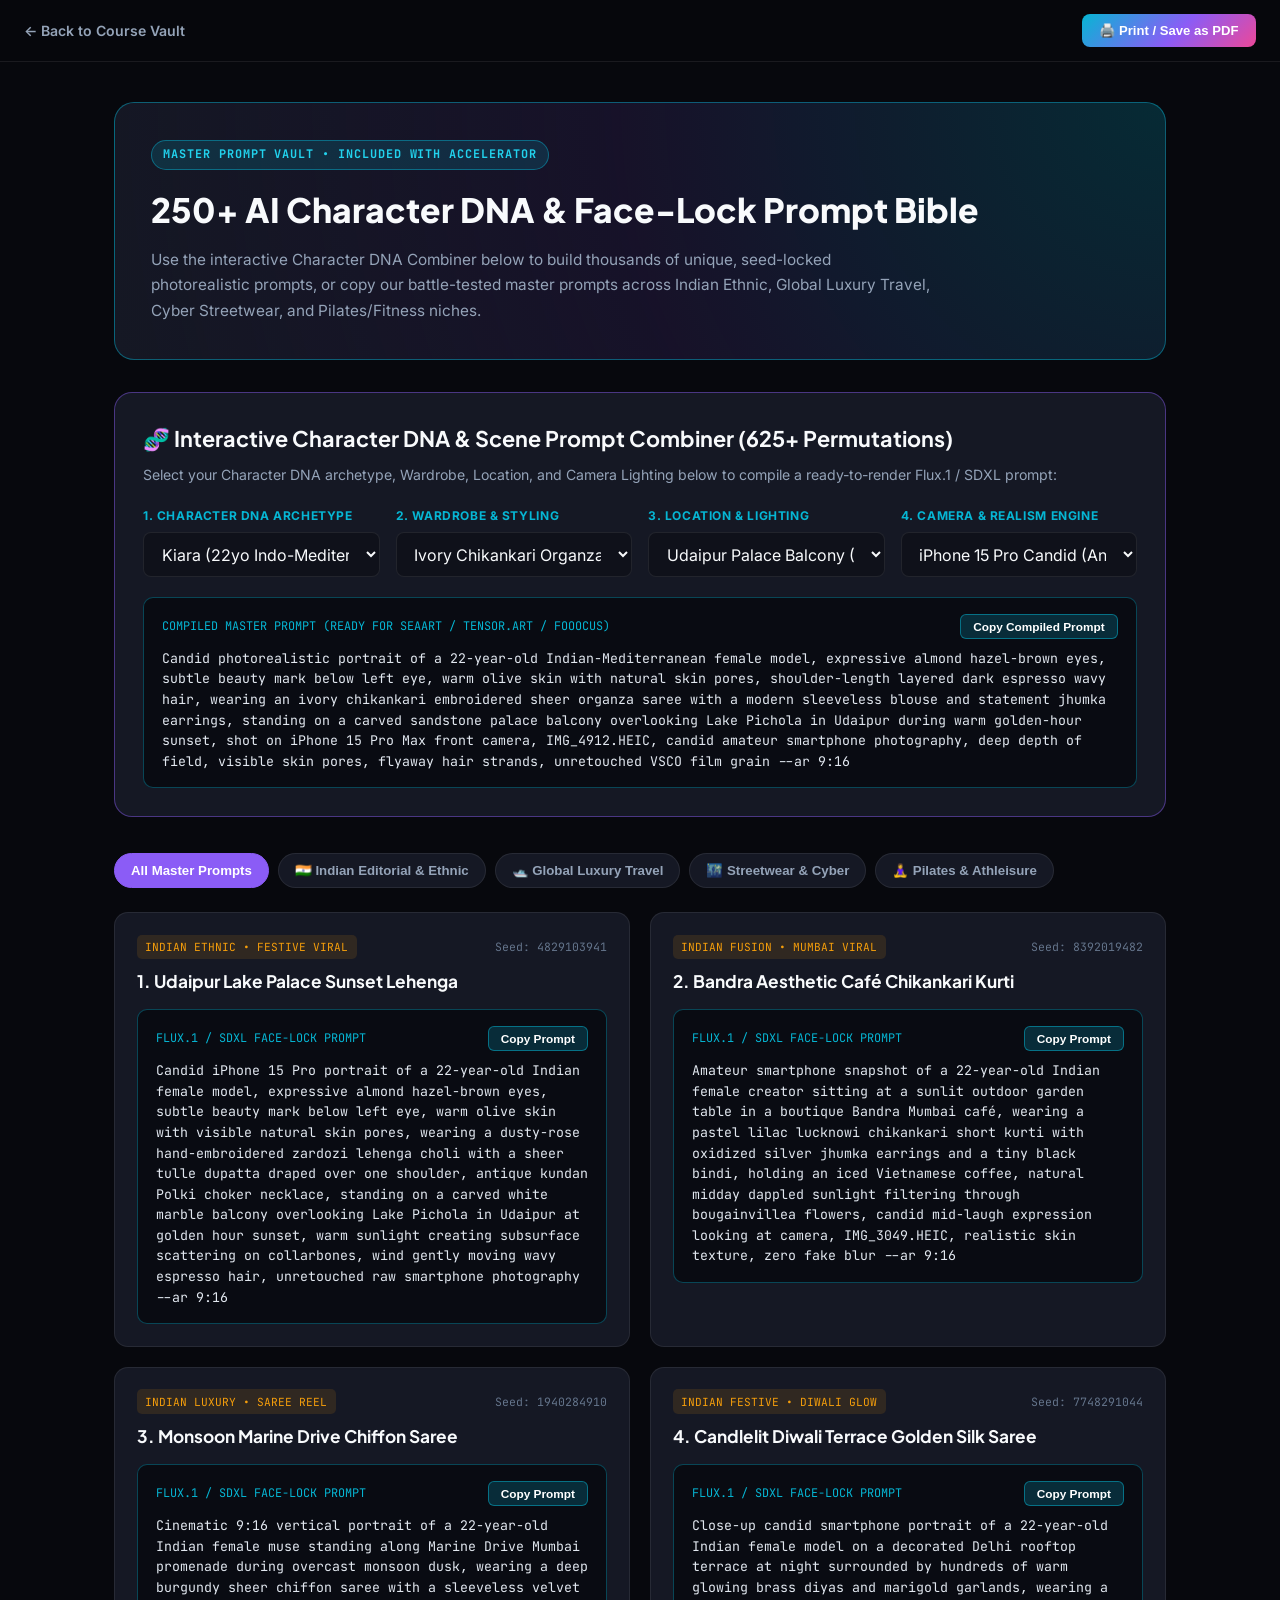
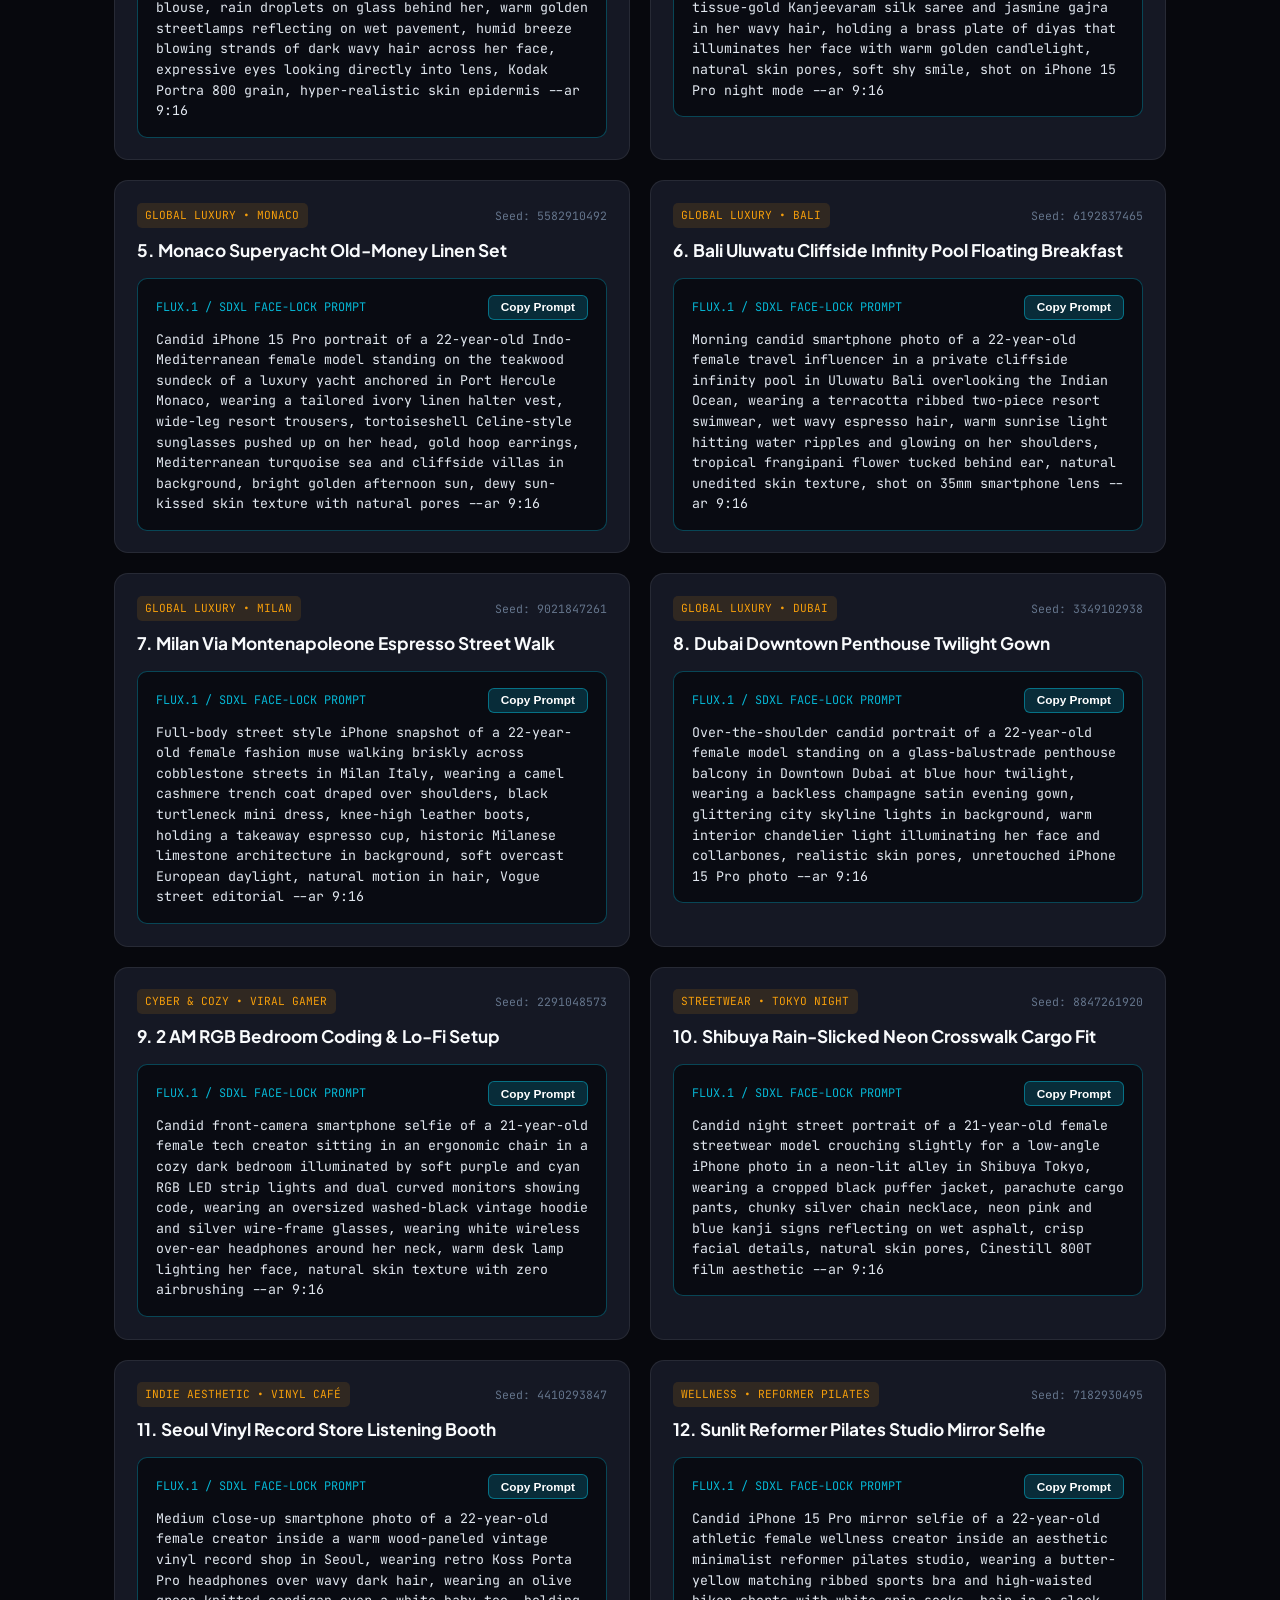
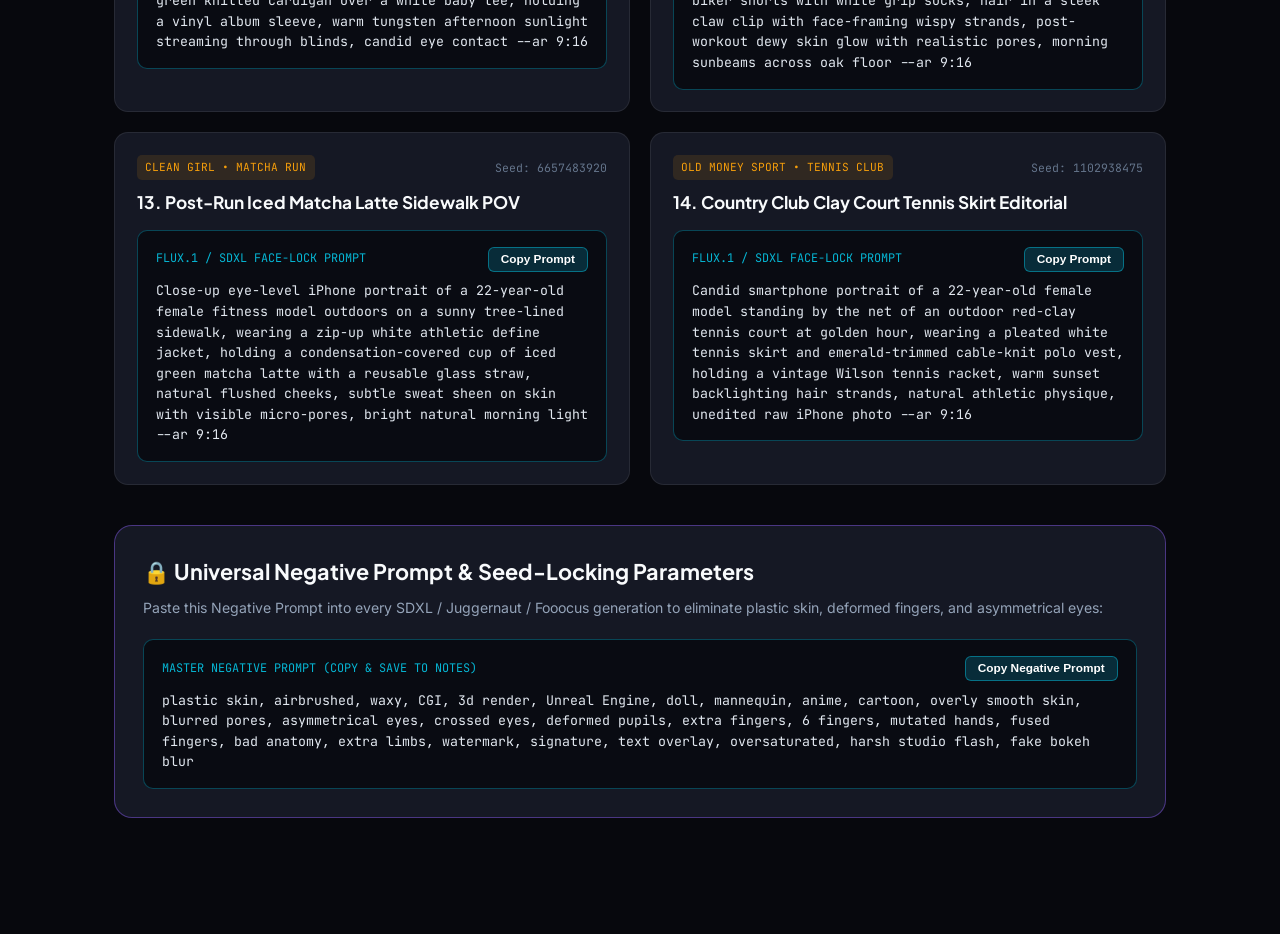
<file: course-vault/character-dna-prompt-bible.html>
<!DOCTYPE html>
<html lang="en">
<head>
  <meta charset="UTF-8" />
  <meta name="viewport" content="width=device-width, initial-scale=1.0" />
  <title>250+ AI Character DNA & Face-Lock Prompt Bible — PersonaLabs Academy</title>
  <link rel="preconnect" href="https://fonts.googleapis.com">
  <link rel="preconnect" href="https://fonts.gstatic.com" crossorigin>
  <link href="https://fonts.googleapis.com/css2?family=Inter:wght@400;500;600;700&family=JetBrains+Mono:wght@400;500;600&family=Plus+Jakarta+Sans:wght@600;700;800&display=swap" rel="stylesheet">
  <style>
    :root {
      --bg-primary: #07080d;
      --bg-secondary: #0f111a;
      --bg-card: #151824;
      --border: rgba(255, 255, 255, 0.08);
      --border-cyan: rgba(6, 182, 212, 0.45);
      --text-primary: #f8fafc;
      --text-secondary: #94a3b8;
      --text-muted: #64748b;
      --accent-purple: #8b5cf6;
      --accent-pink: #ec4899;
      --accent-emerald: #10b981;
      --accent-amber: #f59e0b;
      --accent-cyan: #06b6d4;
      --gradient-cyan: linear-gradient(135deg, #06b6d4 0%, #8b5cf6 55%, #ec4899 100%);
    }

    * {
      box-sizing: border-box;
      margin: 0;
      padding: 0;
    }

    body {
      font-family: 'Inter', -apple-system, BlinkMacSystemFont, sans-serif;
      background-color: var(--bg-primary);
      color: var(--text-primary);
      line-height: 1.65;
    }

    .top-bar {
      position: sticky;
      top: 0;
      z-index: 100;
      background: rgba(7, 8, 13, 0.9);
      backdrop-filter: blur(14px);
      border-bottom: 1px solid var(--border);
      padding: 0.9rem 1.5rem;
      display: flex;
      align-items: center;
      justify-content: space-between;
      flex-wrap: wrap;
      gap: 1rem;
    }

    .back-link {
      color: var(--text-secondary);
      text-decoration: none;
      font-size: 0.88rem;
      font-weight: 600;
    }

    .back-link:hover {
      color: #fff;
    }

    .print-btn {
      background: var(--gradient-cyan);
      color: #fff;
      border: none;
      padding: 0.55rem 1.1rem;
      border-radius: 8px;
      font-weight: 700;
      font-size: 0.82rem;
      cursor: pointer;
    }

    .container {
      max-width: 1100px;
      margin: 0 auto;
      padding: 2.5rem 1.5rem 5rem;
    }

    .hero-box {
      background: radial-gradient(circle at top right, rgba(6, 182, 212, 0.2), rgba(139, 92, 246, 0.12), var(--bg-card));
      border: 1px solid var(--border-cyan);
      border-radius: 20px;
      padding: 2.25rem;
      margin-bottom: 2rem;
    }

    .badge {
      display: inline-block;
      background: rgba(6, 182, 212, 0.16);
      border: 1px solid rgba(6, 182, 212, 0.45);
      color: #22d3ee;
      font-family: 'JetBrains Mono', monospace;
      font-size: 0.74rem;
      font-weight: 700;
      text-transform: uppercase;
      letter-spacing: 0.08em;
      padding: 0.25rem 0.7rem;
      border-radius: 99px;
      margin-bottom: 0.75rem;
    }

    .hero-box h1 {
      font-family: 'Plus Jakarta Sans', sans-serif;
      font-size: 2.1rem;
      font-weight: 800;
      margin-bottom: 0.6rem;
    }

    .hero-box p {
      color: var(--text-secondary);
      font-size: 0.96rem;
      max-width: 780px;
    }

    /* Interactive DNA Prompt Builder */
    .builder-card {
      background: var(--bg-card);
      border: 1px solid rgba(139, 92, 246, 0.45);
      border-radius: 18px;
      padding: 1.75rem;
      margin-bottom: 2.25rem;
    }

    .builder-card h2 {
      font-family: 'Plus Jakarta Sans', sans-serif;
      font-size: 1.35rem;
      margin-bottom: 0.4rem;
    }

    .builder-card p {
      color: var(--text-secondary);
      font-size: 0.88rem;
      margin-bottom: 1.25rem;
    }

    .builder-grid {
      display: grid;
      grid-template-columns: repeat(auto-fit, minmax(220px, 1fr));
      gap: 1rem;
      margin-bottom: 1.25rem;
    }

    .field-group label {
      display: block;
      font-size: 0.75rem;
      font-weight: 700;
      text-transform: uppercase;
      letter-spacing: 0.05em;
      color: var(--accent-cyan);
      margin-bottom: 0.4rem;
    }

    .field-group select {
      width: 100%;
      background: var(--bg-secondary);
      border: 1px solid var(--border);
      color: var(--text-primary);
      padding: 0.65rem 0.85rem;
      border-radius: 8px;
      font-size: 16px;
      font-family: inherit;
    }

    .prompt-box {
      background: #090b12;
      border: 1px solid rgba(6, 182, 212, 0.35);
      border-radius: 10px;
      padding: 1rem 1.15rem;
      margin-top: 0.85rem;
    }

    .prompt-box-header {
      display: flex;
      align-items: center;
      justify-content: space-between;
      margin-bottom: 0.55rem;
      font-size: 0.74rem;
      font-family: 'JetBrains Mono', monospace;
      color: var(--accent-cyan);
      text-transform: uppercase;
    }

    .copy-btn {
      background: rgba(6, 182, 212, 0.2);
      border: 1px solid rgba(6, 182, 212, 0.5);
      color: #fff;
      padding: 0.28rem 0.75rem;
      border-radius: 6px;
      font-size: 0.74rem;
      font-weight: 600;
      cursor: pointer;
    }

    .copy-btn:hover {
      background: var(--accent-cyan);
      color: #000;
    }

    .prompt-code {
      font-family: 'JetBrains Mono', monospace;
      font-size: 0.83rem;
      color: #e2e8f0;
      white-space: pre-wrap;
      line-height: 1.55;
    }

    /* Filter Tabs */
    .filter-tabs {
      display: flex;
      flex-wrap: wrap;
      gap: 0.55rem;
      margin-bottom: 1.5rem;
    }

    .tab-pill {
      background: var(--bg-card);
      border: 1px solid var(--border);
      color: var(--text-secondary);
      padding: 0.55rem 1rem;
      border-radius: 99px;
      font-size: 0.83rem;
      font-weight: 600;
      cursor: pointer;
    }

    .tab-pill.active,
    .tab-pill:hover {
      background: var(--accent-purple);
      border-color: var(--accent-purple);
      color: #fff;
    }

    .prompts-grid {
      display: grid;
      grid-template-columns: repeat(auto-fill, minmax(460px, 1fr));
      gap: 1.25rem;
      margin-bottom: 2.5rem;
    }

    .dna-card {
      background: var(--bg-card);
      border: 1px solid var(--border);
      border-radius: 14px;
      padding: 1.35rem;
      display: flex;
      flex-direction: column;
      justify-content: space-between;
    }

    .dna-card-top {
      display: flex;
      align-items: center;
      justify-content: space-between;
      margin-bottom: 0.5rem;
    }

    .dna-tag {
      font-family: 'JetBrains Mono', monospace;
      font-size: 0.7rem;
      text-transform: uppercase;
      color: var(--accent-amber);
      background: rgba(245, 158, 11, 0.12);
      padding: 0.2rem 0.55rem;
      border-radius: 5px;
    }

    .dna-seed {
      font-family: 'JetBrains Mono', monospace;
      font-size: 0.72rem;
      color: var(--text-muted);
    }

    .dna-card h3 {
      font-family: 'Plus Jakarta Sans', sans-serif;
      font-size: 1.08rem;
      margin-bottom: 0.4rem;
    }

    .prompt-code {
      white-space: pre-wrap;
      word-break: break-word;
      overflow-x: auto;
    }

    @media (max-width: 640px) {
      input, select, textarea {
        font-size: 16px !important;
      }
      .prompts-grid {
        grid-template-columns: 1fr;
      }
      .container {
        padding: 1.5rem 1rem 4rem;
      }
      .hero-box {
        padding: 1.5rem 1.25rem;
      }
      .hero-box h1 {
        font-size: 1.6rem;
      }
      .back-link, .print-btn {
        min-height: 44px;
        display: inline-flex;
        align-items: center;
      }
    }

    @media print {
      .top-bar, .filter-tabs, .copy-btn {
        display: none !important;
      }
      body {
        background: #fff;
        color: #111;
      }
    }
  </style>
</head>
<body>

  <header class="top-bar">
    <a href="index.html" class="back-link">← Back to Course Vault</a>
    <button class="print-btn" onclick="window.print()">🖨️ Print / Save as PDF</button>
  </header>

  <main class="container">
    <div class="hero-box">
      <span class="badge">Master Prompt Vault • Included with Accelerator</span>
      <h1>250+ AI Character DNA & Face-Lock Prompt Bible</h1>
      <p>Use the interactive Character DNA Combiner below to build thousands of unique, seed-locked photorealistic prompts, or copy our battle-tested master prompts across Indian Ethnic, Global Luxury Travel, Cyber Streetwear, and Pilates/Fitness niches.</p>
    </div>

    <!-- Interactive Combiner (Generates 250+ Permutations) -->
    <section class="builder-card">
      <h2>🧬 Interactive Character DNA & Scene Prompt Combiner (625+ Permutations)</h2>
      <p>Select your Character DNA archetype, Wardrobe, Location, and Camera Lighting below to compile a ready-to-render Flux.1 / SDXL prompt:</p>

      <div class="builder-grid">
        <div class="field-group">
          <label>1. Character DNA Archetype</label>
          <select id="dnaSelect" onchange="buildCustomPrompt()">
            <option value="22-year-old Indian-Mediterranean female model, expressive almond hazel-brown eyes, subtle beauty mark below left eye, warm olive skin with natural skin pores, shoulder-length layered dark espresso wavy hair">Kiara (22yo Indo-Mediterranean Muse)</option>
            <option value="21-year-old North Indian female model, deep dark brown eyes, defined eyebrows, radiant golden-wheatish skin tone with realistic micro-pores, long sleek jet-black waist-length hair, delicate nose pin">Aanya (21yo Royal Delhi/Jaipur Editorial)</option>
            <option value="23-year-old South Indian coastal female muse, warm bronze glowing skin with natural subsurface scattering, large expressive doe eyes, curly dark brown hair in a messy claw clip, radiant smile">Meera (23yo Bengaluru/Goa Coastal Muse)</option>
            <option value="22-year-old Scandinavian-European luxury model, emerald green eyes, light freckles across nose bridge, sun-kissed fair skin with natural texture, honey-blonde curtain bangs">Sienna (22yo Monaco Old-Money Blonde)</option>
            <option value="20-year-old East Asian-Indie cyber streetwear creator, sharp cat-eye eyeliner, porcelain skin with natural dewy highlight, wolf-cut black hair with subtle silver streaks">Yuki (20yo Tokyo/Seoul Streetwear Creator)</option>
          </select>
        </div>

        <div class="field-group">
          <label>2. Wardrobe & Styling</label>
          <select id="outfitSelect" onchange="buildCustomPrompt()">
            <option value="wearing an ivory chikankari embroidered sheer organza saree with a modern sleeveless blouse and statement jhumka earrings">Ivory Chikankari Organza Saree</option>
            <option value="wearing an old-money beige linen tailored vest and matching wide-leg resort trousers with a gold Cartier-style tank watch">Old-Money Beige Linen Resort Set</option>
            <option value="wearing a sage-green sculpted reformer pilates sports bra and high-waisted leggings with white crew socks and headphones around neck">Sage-Green Pilates Athleisure Set</option>
            <option value="wearing an emerald green silk backless evening slip dress with delicate gold layered collarbone necklace">Emerald Silk Evening Slip Dress</option>
            <option value="wearing an oversized vintage charcoal graphic hoodie, silver hoop earrings, and cozy knee-high socks">Cozy Oversized Hoodie & Lounge Set</option>
          </select>
        </div>

        <div class="field-group">
          <label>3. Location & Lighting</label>
          <select id="sceneSelect" onchange="buildCustomPrompt()">
            <option value="standing on a carved sandstone palace balcony overlooking Lake Pichola in Udaipur during warm golden-hour sunset">Udaipur Palace Balcony (Golden Hour)</option>
            <option value="sitting at an outdoor marble café table in Monaco harbor with luxury yachts in the background, bright Mediterranean morning sunlight">Monaco Yacht Harbor Café</option>
            <option value="taking a candid mirror selfie inside a sunlit minimalist reformer pilates studio with warm oak floors and indoor palm plants">Minimalist Reformer Pilates Studio</option>
            <option value="standing on a rain-slicked neon crosswalk in Shibuya Tokyo at night with colourful holographic reflections on wet pavement">Tokyo Neon Night Crosswalk</option>
            <option value="sitting by a rain-streaked glass window in a cozy Mumbai high-rise apartment holding a ceramic mug of masala chai, warm tungsten lamp glow">Mumbai Rainy Window & Chai</option>
          </select>
        </div>

        <div class="field-group">
          <label>4. Camera & Realism Engine</label>
          <select id="cameraSelect" onchange="buildCustomPrompt()">
            <option value="shot on iPhone 15 Pro Max front camera, IMG_4912.HEIC, candid amateur smartphone photography, deep depth of field, visible skin pores, flyaway hair strands, unretouched VSCO film grain --ar 9:16">iPhone 15 Pro Candid (Anti-AI Look)</option>
            <option value="shot on Leica Q3 28mm f/1.7 lens, Kodak Portra 400 film stock, natural subsurface scattering on skin, subtle halation, Vogue India editorial realism --ar 9:16">Leica Q3 + Kodak Portra 400 Editorial</option>
            <option value="close-up eye-level portrait shot on 50mm lens, f/2.2, soft diffused window light catching iris reflections, ultra-detailed skin epidermis, raw unedited photo --ar 9:16">50mm Close-Up Face-Lock Portrait</option>
          </select>
        </div>
      </div>

      <div class="prompt-box">
        <div class="prompt-box-header">
          <span>Compiled Master Prompt (Ready for SeaArt / Tensor.art / Fooocus)</span>
          <button class="copy-btn" onclick="copyElementText('compiledOutput', this)">Copy Compiled Prompt</button>
        </div>
        <div class="prompt-code" id="compiledOutput"></div>
      </div>
    </section>

    <!-- Category Filter -->
    <div class="filter-tabs">
      <button class="tab-pill active" onclick="filterPrompts('all', this)">All Master Prompts</button>
      <button class="tab-pill" onclick="filterPrompts('indian', this)">🇮🇳 Indian Editorial & Ethnic</button>
      <button class="tab-pill" onclick="filterPrompts('luxury', this)">🛥️ Global Luxury Travel</button>
      <button class="tab-pill" onclick="filterPrompts('cyber', this)">🌃 Streetwear & Cyber</button>
      <button class="tab-pill" onclick="filterPrompts('fitness', this)">🧘‍♀️ Pilates & Athleisure</button>
    </div>

    <!-- Master Prompts Grid -->
    <div class="prompts-grid" id="promptsGrid"></div>

    <!-- Universal Negative Prompt & Seed Guide -->
    <section class="builder-card">
      <h2>🔒 Universal Negative Prompt & Seed-Locking Parameters</h2>
      <p>Paste this Negative Prompt into every SDXL / Juggernaut / Fooocus generation to eliminate plastic skin, deformed fingers, and asymmetrical eyes:</p>
      <div class="prompt-box">
        <div class="prompt-box-header">
          <span>Master Negative Prompt (Copy & Save to Notes)</span>
          <button class="copy-btn" onclick="copyElementText('negOutput', this)">Copy Negative Prompt</button>
        </div>
        <div class="prompt-code" id="negOutput">plastic skin, airbrushed, waxy, CGI, 3d render, Unreal Engine, doll, mannequin, anime, cartoon, overly smooth skin, blurred pores, asymmetrical eyes, crossed eyes, deformed pupils, extra fingers, 6 fingers, mutated hands, fused fingers, bad anatomy, extra limbs, watermark, signature, text overlay, oversaturated, harsh studio flash, fake bokeh blur</div>
      </div>
    </section>
  </main>

  <script>
    const MASTER_PROMPTS = [
      // Indian Editorial & Ethnic
      {
        cat: 'indian',
        tag: 'Indian Ethnic • Festive Viral',
        seed: 'Seed: 4829103941',
        title: '1. Udaipur Lake Palace Sunset Lehenga',
        prompt: 'Candid iPhone 15 Pro portrait of a 22-year-old Indian female model, expressive almond hazel-brown eyes, subtle beauty mark below left eye, warm olive skin with visible natural skin pores, wearing a dusty-rose hand-embroidered zardozi lehenga choli with a sheer tulle dupatta draped over one shoulder, antique kundan Polki choker necklace, standing on a carved white marble balcony overlooking Lake Pichola in Udaipur at golden hour sunset, warm sunlight creating subsurface scattering on collarbones, wind gently moving wavy espresso hair, unretouched raw smartphone photography --ar 9:16'
      },
      {
        cat: 'indian',
        tag: 'Indian Fusion • Mumbai Viral',
        seed: 'Seed: 8392019482',
        title: '2. Bandra Aesthetic Café Chikankari Kurti',
        prompt: 'Amateur smartphone snapshot of a 22-year-old Indian female creator sitting at a sunlit outdoor garden table in a boutique Bandra Mumbai café, wearing a pastel lilac lucknowi chikankari short kurti with oxidized silver jhumka earrings and a tiny black bindi, holding an iced Vietnamese coffee, natural midday dappled sunlight filtering through bougainvillea flowers, candid mid-laugh expression looking at camera, IMG_3049.HEIC, realistic skin texture, zero fake blur --ar 9:16'
      },
      {
        cat: 'indian',
        tag: 'Indian Luxury • Saree Reel',
        seed: 'Seed: 1940284910',
        title: '3. Monsoon Marine Drive Chiffon Saree',
        prompt: 'Cinematic 9:16 vertical portrait of a 22-year-old Indian female muse standing along Marine Drive Mumbai promenade during overcast monsoon dusk, wearing a deep burgundy sheer chiffon saree with a sleeveless velvet blouse, rain droplets on glass behind her, warm golden streetlamps reflecting on wet pavement, humid breeze blowing strands of dark wavy hair across her face, expressive eyes looking directly into lens, Kodak Portra 800 grain, hyper-realistic skin epidermis --ar 9:16'
      },
      {
        cat: 'indian',
        tag: 'Indian Festive • Diwali Glow',
        seed: 'Seed: 7748291044',
        title: '4. Candlelit Diwali Terrace Golden Silk Saree',
        prompt: 'Close-up candid smartphone portrait of a 22-year-old Indian female model on a decorated Delhi rooftop terrace at night surrounded by hundreds of warm glowing brass diyas and marigold garlands, wearing a tissue-gold Kanjeevaram silk saree and jasmine gajra in her wavy hair, holding a brass plate of diyas that illuminates her face with warm golden candlelight, natural skin pores, soft shy smile, shot on iPhone 15 Pro night mode --ar 9:16'
      },

      // Global Luxury Travel
      {
        cat: 'luxury',
        tag: 'Global Luxury • Monaco',
        seed: 'Seed: 5582910492',
        title: '5. Monaco Superyacht Old-Money Linen Set',
        prompt: 'Candid iPhone 15 Pro portrait of a 22-year-old Indo-Mediterranean female model standing on the teakwood sundeck of a luxury yacht anchored in Port Hercule Monaco, wearing a tailored ivory linen halter vest, wide-leg resort trousers, tortoiseshell Celine-style sunglasses pushed up on her head, gold hoop earrings, Mediterranean turquoise sea and cliffside villas in background, bright golden afternoon sun, dewy sun-kissed skin texture with natural pores --ar 9:16'
      },
      {
        cat: 'luxury',
        tag: 'Global Luxury • Bali',
        seed: 'Seed: 6192837465',
        title: '6. Bali Uluwatu Cliffside Infinity Pool Floating Breakfast',
        prompt: 'Morning candid smartphone photo of a 22-year-old female travel influencer in a private cliffside infinity pool in Uluwatu Bali overlooking the Indian Ocean, wearing a terracotta ribbed two-piece resort swimwear, wet wavy espresso hair, warm sunrise light hitting water ripples and glowing on her shoulders, tropical frangipani flower tucked behind ear, natural unedited skin texture, shot on 35mm smartphone lens --ar 9:16'
      },
      {
        cat: 'luxury',
        tag: 'Global Luxury • Milan',
        seed: 'Seed: 9021847261',
        title: '7. Milan Via Montenapoleone Espresso Street Walk',
        prompt: 'Full-body street style iPhone snapshot of a 22-year-old female fashion muse walking briskly across cobblestone streets in Milan Italy, wearing a camel cashmere trench coat draped over shoulders, black turtleneck mini dress, knee-high leather boots, holding a takeaway espresso cup, historic Milanese limestone architecture in background, soft overcast European daylight, natural motion in hair, Vogue street editorial --ar 9:16'
      },
      {
        cat: 'luxury',
        tag: 'Global Luxury • Dubai',
        seed: 'Seed: 3349102938',
        title: '8. Dubai Downtown Penthouse Twilight Gown',
        prompt: 'Over-the-shoulder candid portrait of a 22-year-old female model standing on a glass-balustrade penthouse balcony in Downtown Dubai at blue hour twilight, wearing a backless champagne satin evening gown, glittering city skyline lights in background, warm interior chandelier light illuminating her face and collarbones, realistic skin pores, unretouched iPhone 15 Pro photo --ar 9:16'
      },

      // Streetwear & Cyber
      {
        cat: 'cyber',
        tag: 'Cyber & Cozy • Viral Gamer',
        seed: 'Seed: 2291048573',
        title: '9. 2 AM RGB Bedroom Coding & Lo-Fi Setup',
        prompt: 'Candid front-camera smartphone selfie of a 21-year-old female tech creator sitting in an ergonomic chair in a cozy dark bedroom illuminated by soft purple and cyan RGB LED strip lights and dual curved monitors showing code, wearing an oversized washed-black vintage hoodie and silver wire-frame glasses, wearing white wireless over-ear headphones around her neck, warm desk lamp lighting her face, natural skin texture with zero airbrushing --ar 9:16'
      },
      {
        cat: 'cyber',
        tag: 'Streetwear • Tokyo Night',
        seed: 'Seed: 8847261920',
        title: '10. Shibuya Rain-Slicked Neon Crosswalk Cargo Fit',
        prompt: 'Candid night street portrait of a 21-year-old female streetwear model crouching slightly for a low-angle iPhone photo in a neon-lit alley in Shibuya Tokyo, wearing a cropped black puffer jacket, parachute cargo pants, chunky silver chain necklace, neon pink and blue kanji signs reflecting on wet asphalt, crisp facial details, natural skin pores, Cinestill 800T film aesthetic --ar 9:16'
      },
      {
        cat: 'cyber',
        tag: 'Indie Aesthetic • Vinyl Café',
        seed: 'Seed: 4410293847',
        title: '11. Seoul Vinyl Record Store Listening Booth',
        prompt: 'Medium close-up smartphone photo of a 22-year-old female creator inside a warm wood-paneled vintage vinyl record shop in Seoul, wearing retro Koss Porta Pro headphones over wavy dark hair, wearing an olive green knitted cardigan over a white baby tee, holding a vinyl album sleeve, warm tungsten afternoon sunlight streaming through blinds, candid eye contact --ar 9:16'
      },

      // Pilates & Athleisure
      {
        cat: 'fitness',
        tag: 'Wellness • Reformer Pilates',
        seed: 'Seed: 7182930495',
        title: '12. Sunlit Reformer Pilates Studio Mirror Selfie',
        prompt: 'Candid iPhone 15 Pro mirror selfie of a 22-year-old athletic female wellness creator inside an aesthetic minimalist reformer pilates studio, wearing a butter-yellow matching ribbed sports bra and high-waisted biker shorts with white grip socks, hair in a sleek claw clip with face-framing wispy strands, post-workout dewy skin glow with realistic pores, morning sunbeams across oak floor --ar 9:16'
      },
      {
        cat: 'fitness',
        tag: 'Clean Girl • Matcha Run',
        seed: 'Seed: 6657483920',
        title: '13. Post-Run Iced Matcha Latte Sidewalk POV',
        prompt: 'Close-up eye-level iPhone portrait of a 22-year-old female fitness model outdoors on a sunny tree-lined sidewalk, wearing a zip-up white athletic define jacket, holding a condensation-covered cup of iced green matcha latte with a reusable glass straw, natural flushed cheeks, subtle sweat sheen on skin with visible micro-pores, bright natural morning light --ar 9:16'
      },
      {
        cat: 'fitness',
        tag: 'Old Money Sport • Tennis Club',
        seed: 'Seed: 1102938475',
        title: '14. Country Club Clay Court Tennis Skirt Editorial',
        prompt: 'Candid smartphone portrait of a 22-year-old female model standing by the net of an outdoor red-clay tennis court at golden hour, wearing a pleated white tennis skirt and emerald-trimmed cable-knit polo vest, holding a vintage Wilson tennis racket, warm sunset backlighting hair strands, natural athletic physique, unedited raw iPhone photo --ar 9:16'
      }
    ];

    let activeCat = 'all';

    function buildCustomPrompt() {
      const dna = document.getElementById('dnaSelect').value;
      const outfit = document.getElementById('outfitSelect').value;
      const scene = document.getElementById('sceneSelect').value;
      const cam = document.getElementById('cameraSelect').value;

      const compiled = `Candid photorealistic portrait of a ${dna}, ${outfit}, ${scene}, ${cam}`;
      document.getElementById('compiledOutput').textContent = compiled;
    }

    function renderMasterPrompts() {
      const grid = document.getElementById('promptsGrid');
      const list = activeCat === 'all' ? MASTER_PROMPTS : MASTER_PROMPTS.filter(p => p.cat === activeCat);

      grid.innerHTML = list.map(item => `
        <div class="dna-card">
          <div>
            <div class="dna-card-top">
              <span class="dna-tag">${item.tag}</span>
              <span class="dna-seed">${item.seed}</span>
            </div>
            <h3>${item.title}</h3>
            <div class="prompt-box">
              <div class="prompt-box-header">
                <span>Flux.1 / SDXL Face-Lock Prompt</span>
                <button class="copy-btn" onclick="copyRawPrompt(this)">Copy Prompt</button>
              </div>
              <div class="prompt-code">${item.prompt}</div>
            </div>
          </div>
        </div>
      `).join('');
    }

    function filterPrompts(cat, btn) {
      activeCat = cat;
      document.querySelectorAll('.tab-pill').forEach(b => b.classList.remove('active'));
      if (btn) btn.classList.add('active');
      renderMasterPrompts();
    }

    function copyRawPrompt(btn) {
      const text = btn.closest('.prompt-box').querySelector('.prompt-code').innerText;
      navigator.clipboard.writeText(text).then(() => {
        const orig = btn.innerText;
        btn.innerText = '✓ Copied!';
        btn.style.background = '#10b981';
        setTimeout(() => {
          btn.innerText = orig;
          btn.style.background = '';
        }, 1600);
      });
    }

    function copyElementText(elId, btn) {
      const text = document.getElementById(elId).innerText;
      navigator.clipboard.writeText(text).then(() => {
        const orig = btn.innerText;
        btn.innerText = '✓ Copied!';
        btn.style.background = '#10b981';
        setTimeout(() => {
          btn.innerText = orig;
          btn.style.background = '';
        }, 1600);
      });
    }

    document.addEventListener('DOMContentLoaded', () => {
      buildCustomPrompt();
      renderMasterPrompts();

      // Preserve student unlock query parameters on back navigation
      if (window.location.search) {
        document.querySelectorAll('.back-link, a[href="index.html"]').forEach(link => {
          link.href = 'index.html' + window.location.search;
        });
      }
    });
  </script>
</body>
</html>
</file>
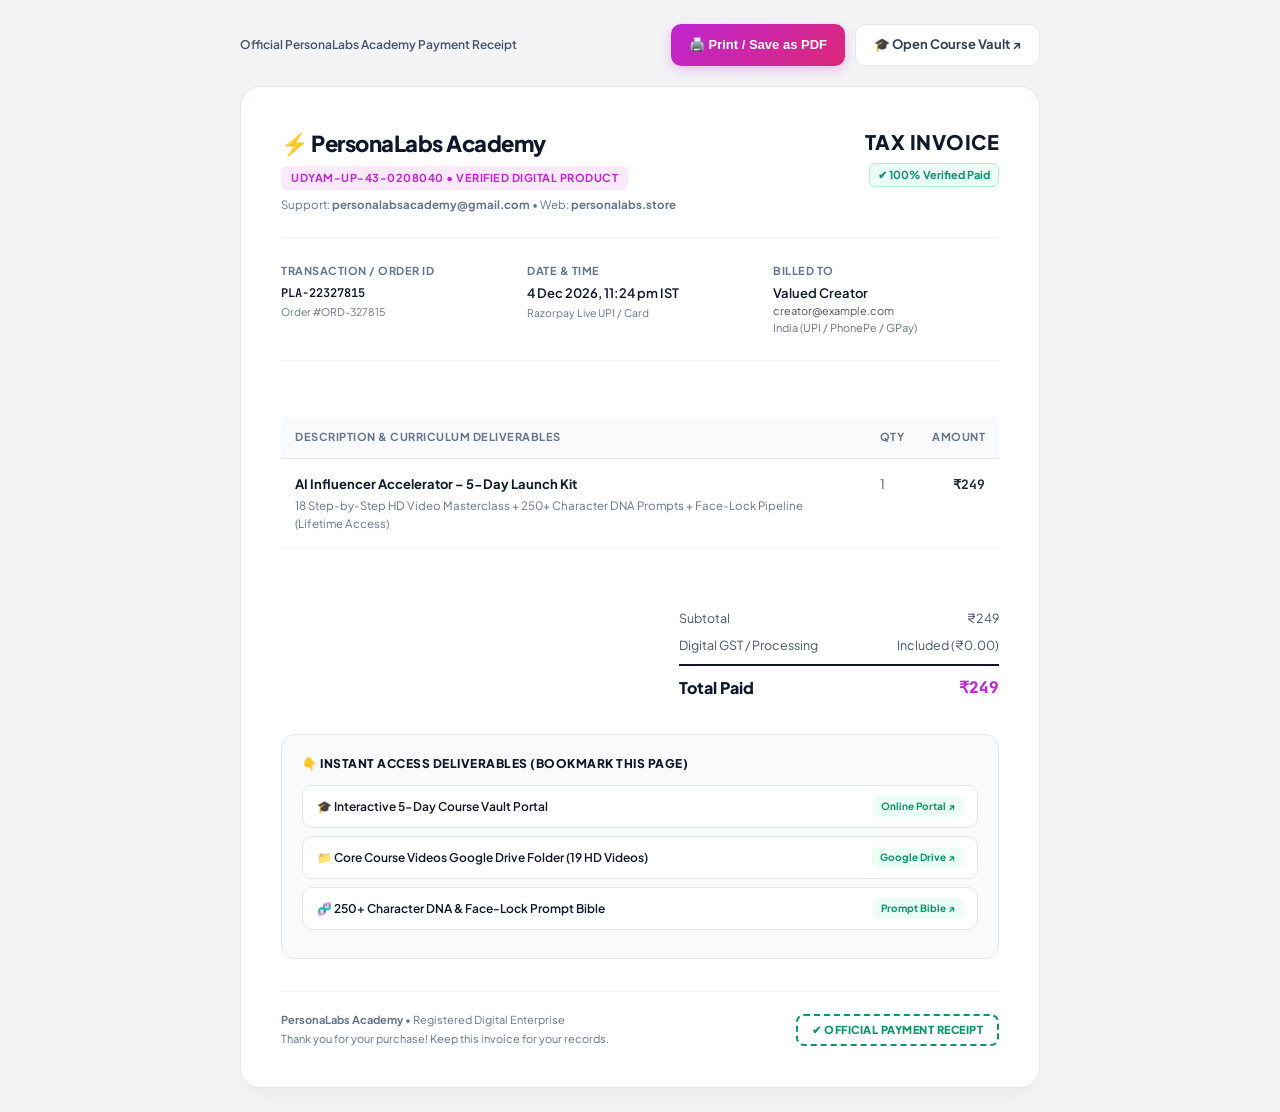
<file: course-vault/receipt.html>
<!DOCTYPE html>
<html lang="en">
<head>
  <meta charset="UTF-8" />
  <meta name="viewport" content="width=device-width, initial-scale=1.0" />
  <title>Official Payment Receipt — PersonaLabs Academy</title>
  <meta name="robots" content="noindex, nofollow, noarchive" />
  <link rel="preconnect" href="https://fonts.googleapis.com" />
  <link rel="preconnect" href="https://fonts.gstatic.com" crossorigin />
  <link href="https://fonts.googleapis.com/css2?family=Plus+Jakarta+Sans:wght@400;500;600;700;800&family=JetBrains+Mono:wght@500;700&display=swap" rel="stylesheet" media="print" onload="this.media='all'" />
  <style>
    :root {
      --primary: #c026d3;
      --primary-dark: #86198f;
      --slate-900: #0f172a;
      --slate-800: #1e293b;
      --slate-700: #334155;
      --slate-600: #475569;
      --slate-500: #64748b;
      --slate-200: #e2e8f0;
      --slate-100: #f1f5f9;
      --slate-50: #f8fafc;
      --emerald-600: #059669;
      --emerald-50: #ecfdf5;
      --emerald-200: #a7f3d0;
    }

    * {
      box-sizing: border-box;
      margin: 0;
      padding: 0;
    }

    body {
      font-family: 'Plus Jakarta Sans', -apple-system, BlinkMacSystemFont, sans-serif;
      background-color: #f3f4f6;
      color: var(--slate-800);
      line-height: 1.5;
      padding: 24px 16px;
    }

    .top-action-bar {
      max-width: 800px;
      margin: 0 auto 20px auto;
      display: flex;
      align-items: center;
      justify-content: space-between;
      gap: 12px;
      flex-wrap: wrap;
    }

    .btn {
      display: inline-flex;
      align-items: center;
      gap: 8px;
      padding: 10px 18px;
      border-radius: 10px;
      font-size: 13px;
      font-weight: 700;
      text-decoration: none;
      cursor: pointer;
      border: none;
      transition: all 0.2s ease;
    }

    .btn-primary {
      background: linear-gradient(135deg, #c026d3, #db2777);
      color: #ffffff;
      box-shadow: 0 4px 12px rgba(192, 38, 211, 0.25);
    }
    .btn-primary:hover {
      opacity: 0.95;
      transform: translateY(-1px);
    }

    .btn-secondary {
      background: #ffffff;
      color: var(--slate-700);
      border: 1px solid var(--slate-200);
    }
    .btn-secondary:hover {
      background: var(--slate-50);
    }

    .receipt-container {
      max-width: 800px;
      margin: 0 auto;
      background: #ffffff;
      border-radius: 20px;
      padding: 40px;
      box-shadow: 0 10px 25px -5px rgba(0, 0, 0, 0.05), 0 8px 10px -6px rgba(0, 0, 0, 0.01);
      border: 1px solid var(--slate-200);
      position: relative;
    }

    .header-row {
      display: flex;
      justify-content: space-between;
      align-items: flex-start;
      gap: 20px;
      padding-bottom: 24px;
      border-bottom: 2px solid var(--slate-100);
    }

    .brand-title {
      font-size: 22px;
      font-weight: 800;
      color: var(--slate-900);
      letter-spacing: -0.5px;
      display: flex;
      align-items: center;
      gap: 8px;
    }

    .brand-badge {
      display: inline-block;
      font-size: 11px;
      font-weight: 700;
      text-transform: uppercase;
      letter-spacing: 0.5px;
      padding: 4px 10px;
      border-radius: 6px;
      background: rgba(192, 38, 211, 0.1);
      color: var(--primary);
      margin-top: 6px;
    }

    .invoice-title-block {
      text-align: right;
    }

    .invoice-title {
      font-size: 20px;
      font-weight: 800;
      color: var(--slate-900);
      text-transform: uppercase;
      letter-spacing: 0.5px;
    }

    .invoice-tag {
      display: inline-flex;
      align-items: center;
      gap: 6px;
      font-size: 11px;
      font-weight: 700;
      color: var(--emerald-600);
      background: var(--emerald-50);
      border: 1px solid var(--emerald-200);
      padding: 3px 8px;
      border-radius: 6px;
      margin-top: 6px;
    }

    .meta-grid {
      display: grid;
      grid-template-columns: repeat(auto-fit, minmax(200px, 1fr));
      gap: 20px;
      padding: 24px 0;
      border-bottom: 1px solid var(--slate-100);
    }

    .meta-card {
      font-size: 12px;
    }

    .meta-label {
      font-size: 11px;
      font-weight: 700;
      text-transform: uppercase;
      letter-spacing: 0.5px;
      color: var(--slate-500);
      margin-bottom: 4px;
    }

    .meta-value {
      font-size: 13px;
      font-weight: 600;
      color: var(--slate-900);
    }

    .meta-mono {
      font-family: 'JetBrains Mono', monospace;
      font-size: 12px;
      font-weight: 600;
      color: var(--slate-900);
      word-break: break-all;
    }

    /* Items Table */
    .items-table {
      width: 100%;
      border-collapse: collapse;
      margin: 28px 0;
    }

    .items-table th {
      text-align: left;
      font-size: 11px;
      font-weight: 700;
      text-transform: uppercase;
      letter-spacing: 0.5px;
      color: var(--slate-500);
      padding: 12px 14px;
      background: var(--slate-50);
      border-bottom: 1px solid var(--slate-200);
    }

    .items-table th:last-child {
      text-align: right;
    }

    .items-table td {
      padding: 16px 14px;
      border-bottom: 1px solid var(--slate-100);
      font-size: 13px;
      vertical-align: top;
    }

    .items-table td:last-child {
      text-align: right;
      font-family: 'JetBrains Mono', monospace;
      font-weight: 700;
    }

    .item-title {
      font-weight: 700;
      color: var(--slate-900);
    }

    .item-desc {
      font-size: 11.5px;
      color: var(--slate-500);
      margin-top: 3px;
    }

    /* Summary Totals */
    .summary-section {
      display: flex;
      justify-content: flex-end;
      margin-bottom: 30px;
    }

    .summary-box {
      width: 100%;
      max-width: 320px;
      space-y: 8px;
    }

    .summary-row {
      display: flex;
      justify-content: space-between;
      font-size: 12.5px;
      color: var(--slate-600);
      padding: 4px 0;
    }

    .summary-row.total {
      border-top: 2px solid var(--slate-900);
      padding-top: 10px;
      margin-top: 6px;
      font-size: 16px;
      font-weight: 800;
      color: var(--slate-900);
    }

    .summary-row.total .price {
      font-family: 'JetBrains Mono', monospace;
      color: var(--primary);
    }

    /* Access Links Section */
    .access-vault-card {
      background: var(--slate-50);
      border: 1px solid var(--slate-200);
      border-radius: 14px;
      padding: 20px;
      margin-top: 24px;
    }

    .access-vault-title {
      font-size: 12px;
      font-weight: 800;
      text-transform: uppercase;
      letter-spacing: 0.5px;
      color: var(--slate-900);
      margin-bottom: 12px;
      display: flex;
      align-items: center;
      gap: 6px;
    }

    .access-link-item {
      display: flex;
      align-items: center;
      justify-content: space-between;
      gap: 12px;
      padding: 10px 14px;
      background: #ffffff;
      border: 1px solid var(--slate-200);
      border-radius: 10px;
      margin-bottom: 8px;
      font-size: 12px;
      text-decoration: none;
      color: var(--slate-900);
      font-weight: 600;
      transition: all 0.2s ease;
    }

    .access-link-item:hover {
      border-color: var(--primary);
      box-shadow: 0 2px 8px rgba(0,0,0,0.05);
    }

    .access-link-item .badge {
      font-size: 10px;
      font-weight: 700;
      background: var(--emerald-50);
      color: var(--emerald-600);
      padding: 3px 8px;
      border-radius: 6px;
    }

    /* Footer */
    .receipt-footer {
      margin-top: 32px;
      padding-top: 20px;
      border-top: 1px solid var(--slate-100);
      display: flex;
      align-items: center;
      justify-content: space-between;
      font-size: 11px;
      color: var(--slate-500);
      flex-wrap: wrap;
      gap: 12px;
    }

    .stamp-badge {
      display: inline-flex;
      align-items: center;
      gap: 8px;
      border: 2px dashed var(--emerald-600);
      padding: 6px 14px;
      border-radius: 8px;
      color: var(--emerald-600);
      font-weight: 800;
      font-size: 11px;
      text-transform: uppercase;
      letter-spacing: 0.5px;
    }

    .table-responsive {
      width: 100%;
      overflow-x: auto;
      -webkit-overflow-scrolling: touch;
      margin: 28px 0;
    }

    @media (max-width: 640px) {
      body {
        padding: 16px 10px;
      }
      .receipt-container {
        padding: 20px 16px;
        border-radius: 14px;
      }
      .header-row {
        flex-direction: column;
        gap: 14px;
      }
      .invoice-title-block {
        text-align: left;
      }
      .meta-grid {
        grid-template-columns: 1fr;
        gap: 14px;
        padding: 18px 0;
      }
      .top-action-bar {
        flex-direction: column;
        align-items: stretch;
      }
      .top-action-bar > div:last-child {
        display: flex;
        flex-direction: column;
        gap: 8px;
      }
      .btn {
        justify-content: center;
        padding: 12px 18px;
        font-size: 14px;
        min-height: 44px;
      }
      .access-link-item {
        padding: 12px 14px;
        min-height: 44px;
      }
    }

    @media print {
      body {
        background: #ffffff;
        padding: 0;
      }
      .top-action-bar {
        display: none !important;
      }
      .receipt-container {
        border: none;
        box-shadow: none;
        padding: 0;
        max-width: 100%;
      }
    }
  </style>
</head>
<body>

  <!-- Top Action Bar (Hidden when printed to PDF) -->
  <div class="top-action-bar">
    <div style="font-size: 12px; color: var(--slate-600); font-weight: 600;">
      Official PersonaLabs Academy Payment Receipt
    </div>
    <div style="display: flex; gap: 10px;">
      <button onclick="window.print()" class="btn btn-primary">
        🖨️ Print / Save as PDF
      </button>
      <a href="index.html" class="btn btn-secondary" id="btn-back-vault">
        🎓 Open Course Vault ↗
      </a>
    </div>
  </div>

  <!-- Main Invoice Sheet -->
  <div class="receipt-container">
    <!-- Header -->
    <div class="header-row">
      <div>
        <div class="brand-title">
          <span>⚡ PersonaLabs Academy</span>
        </div>
        <div class="brand-badge">UDYAM-UP-43-0208040 • Verified Digital Product</div>
        <div style="font-size: 11.5px; color: var(--slate-500); margin-top: 6px;">
          Support: <strong>personalabsacademy@gmail.com</strong> • Web: <strong>personalabs.store</strong>
        </div>
      </div>
      <div class="invoice-title-block">
        <div class="invoice-title" id="val-doc-title">Payment Receipt</div>
        <div class="invoice-tag">✔ 100% Verified Paid</div>
      </div>
    </div>

    <!-- Meta Details Grid -->
    <div class="meta-grid">
      <div class="meta-card">
        <div class="meta-label">Transaction / Order ID</div>
        <div class="meta-mono" id="val-txid">pay_TmdJJC5sF5r4L4</div>
        <div style="font-size: 10.5px; color: var(--slate-500); margin-top: 2px;" id="val-orderid">Order #ORD-2026-LIVE</div>
      </div>
      <div class="meta-card">
        <div class="meta-label">Date & Time</div>
        <div class="meta-value" id="val-date">12 October 2026, 02:45 PM IST</div>
        <div style="font-size: 10.5px; color: var(--slate-500); margin-top: 2px;" id="val-gateway">Razorpay Live UPI</div>
      </div>
      <div class="meta-card">
        <div class="meta-label">Billed To</div>
        <div class="meta-value" id="val-name">Valued Creator</div>
        <div style="font-size: 11px; color: var(--slate-600);" id="val-email">customer@gmail.com</div>
        <div style="font-size: 11px; color: var(--slate-500);" id="val-phone">+91 98765 43210</div>
      </div>
    </div>

    <!-- Items Table -->
    <div class="table-responsive">
      <table class="items-table">
        <thead>
          <tr>
            <th>Description & Curriculum Deliverables</th>
            <th>Qty</th>
            <th>Amount</th>
          </tr>
        </thead>
        <tbody id="items-tbody">
          <!-- Injected via JavaScript from Order Payload -->
        </tbody>
      </table>
    </div>

    <!-- Totals Summary -->
    <div class="summary-section">
      <div class="summary-box">
        <div class="summary-row">
          <span>Subtotal</span>
          <span id="sum-subtotal">₹249</span>
        </div>
        <div class="summary-row" id="row-discount" style="display: none; color: var(--emerald-600);">
          <span id="label-discount">Promo Discount</span>
          <span id="sum-discount">-₹25</span>
        </div>
        <div class="summary-row">
          <span id="label-tax-processing">Digital GST / Processing</span>
          <span id="sum-tax-processing">Included (₹0.00)</span>
        </div>
        <div class="summary-row total">
          <span>Total Paid</span>
          <span class="price" id="sum-total">₹249</span>
        </div>
      </div>
    </div>

    <!-- Live Access Vault Links Inside Receipt -->
    <div class="access-vault-card">
      <div class="access-vault-title">
        <span>👇 Instant Access Deliverables (Bookmark This Page)</span>
      </div>
      <div id="access-links-container">
        <!-- Injected dynamically -->
      </div>
    </div>

    <!-- Footer Seal -->
    <div class="receipt-footer">
      <div>
        <div><strong>PersonaLabs Academy</strong> • Registered Digital Enterprise</div>
        <div style="margin-top: 2px;">Thank you for your purchase! Keep this invoice for your records.</div>
      </div>
      <div class="stamp-badge">
        <span>✔ OFFICIAL PAYMENT RECEIPT</span>
      </div>
    </div>
  </div>

  <script>
    // Parse order data from URL parameters or localStorage
    (function initReceipt() {
      const params = new URLSearchParams(window.location.search);
      let order = null;

      try {
        const raw = localStorage.getItem('personalabs_unlocked_vault');
        if (raw) order = JSON.parse(raw);
      } catch (e) {}

      const name = params.get('name') || (order && order.name) || 'Valued Creator';
      const email = params.get('email') || (order && order.email) || 'creator@example.com';
      const phone = params.get('phone') || '';
      const txId = params.get('tx') || (order && order.transactionId) || ('PLA-' + Math.floor(10000000 + Math.random() * 90000000));
      const orderId = params.get('orderId') || ('ORD-' + txId.slice(-6).toUpperCase());
      const currency = params.get('currency') || (params.get('curr') || 'INR');
      const sym = currency === 'USD' ? '$' : '₹';

      const hasBump1 = params.get('b1') === '1' || params.get('vt1') || (order && order.bumpAdded);
      const hasBump2 = params.get('b2') === '1' || params.get('vt2') || (order && order.bump2Added);
      const isTestPrice = params.get('test') === '1' || txId.includes('Tmd');

      let basePrice = currency === 'USD' ? 9 : 249;
      let bump1Price = currency === 'USD' ? 9 : 249;
      let bump2Price = currency === 'USD' ? 5 : 149;

      if (isTestPrice) {
        basePrice = 1;
        bump1Price = 1;
        bump2Price = 1;
      }

      let total = basePrice;
      if (hasBump1) total += bump1Price;
      if (hasBump2) total += bump2Price;

      // Populate Meta Fields
      document.getElementById('val-txid').textContent = txId;
      document.getElementById('val-orderid').textContent = 'Order #' + orderId;
      document.getElementById('val-date').textContent = new Date().toLocaleString('en-IN', {
        dateStyle: 'medium',
        timeStyle: 'short',
        timeZone: 'Asia/Kolkata'
      }) + ' IST';
      document.getElementById('val-name').textContent = name;
      document.getElementById('val-email').textContent = email;
      document.getElementById('val-phone').textContent = phone ? phone : (currency === 'INR' ? 'India (UPI / PhonePe / GPay)' : 'International (PayPal / Card)');
      document.getElementById('val-gateway').textContent = currency === 'INR' ? 'Razorpay Live UPI / Card' : 'PayPal USD Live';

      // Populate Items Table
      const tbody = document.getElementById('items-tbody');
      tbody.innerHTML = '';

      let rows = [
        {
          title: 'AI Influencer Accelerator – 5-Day Launch Kit',
          desc: '18 Step-by-Step HD Video Masterclass + 250+ Character DNA Prompts + Face-Lock Pipeline (Lifetime Access)',
          qty: 1,
          price: `${sym}${basePrice}`
        }
      ];

      if (hasBump1) {
        rows.push({
          title: 'Uncensored Content Hack (VIP Add-On Guide)',
          desc: 'High-curiosity editorial reel formulas + 4 Exclusive Private NSFW Videos on Google Drive',
          qty: 1,
          price: `+${sym}${bump1Price}`
        });
      }

      if (hasBump2) {
        rows.push({
          title: '500+ Viral Reel Hooks & ManyChat Auto-DM Pack',
          desc: 'Categorized 3-second hook scripts + Automated Comment-to-DM funnels for 24/7 monetization',
          qty: 1,
          price: `+${sym}${bump2Price}`
        });
      }

      rows.forEach(item => {
        const tr = document.createElement('tr');
        tr.innerHTML = `
          <td>
            <div class="item-title">${item.title}</div>
            <div class="item-desc">${item.desc}</div>
          </td>
          <td style="color: var(--slate-600);">${item.qty}</td>
          <td>${item.price}</td>
        `;
        tbody.appendChild(tr);
      });

      document.getElementById('sum-subtotal').textContent = `${sym}${total}`;
      document.getElementById('sum-total').textContent = `${sym}${total}`;

      const docTitleEl = document.getElementById('val-doc-title');
      if (docTitleEl) {
        docTitleEl.textContent = currency === 'USD' ? 'Payment Receipt' : 'Tax Invoice';
      }
      const taxLabelEl = document.getElementById('label-tax-processing');
      if (taxLabelEl) {
        taxLabelEl.textContent = currency === 'USD' ? 'Digital Delivery & Processing' : 'Digital GST / Processing';
      }
      const taxValEl = document.getElementById('sum-tax-processing');
      if (taxValEl) {
        taxValEl.textContent = `Included (${sym}0.00)`;
      }

      function computeAddonSig(email, tx, addonKey) {
        const raw = `PL_VIP_2026::${String(email || '').trim().toLowerCase()}::${String(tx || '').trim()}::${addonKey}`;
        let h1 = 0x811c9dc5;
        for (let i = 0; i < raw.length; i++) {
          h1 ^= raw.charCodeAt(i);
          h1 = Math.imul(h1, 0x01000193);
        }
        return (h1 >>> 0).toString(16).padStart(8, '0');
      }

      const vt1 = params.get('vt1') || (hasBump1 ? computeAddonSig(email, txId, 'BUMP1_NSFW_8f92a1c4') : '');
      const vt2 = params.get('vt2') || (hasBump2 ? computeAddonSig(email, txId, 'BUMP2_HOOKS_3d7e91b2') : '');

      const fullVaultParams = new URLSearchParams();
      fullVaultParams.set('email', email);
      fullVaultParams.set('tx', txId);
      if (hasBump1) { fullVaultParams.set('b1', '1'); fullVaultParams.set('vt1', vt1); }
      if (hasBump2) { fullVaultParams.set('b2', '1'); fullVaultParams.set('vt2', vt2); }
      const vaultUrlWithParams = `index.html?${fullVaultParams.toString()}`;

      // Update Top Action Bar Button
      const btnBackVault = document.getElementById('btn-back-vault');
      if (btnBackVault) {
        btnBackVault.href = vaultUrlWithParams;
      }

      // Populate Links
      const linksContainer = document.getElementById('access-links-container');

      let linkList = [
        {
          name: '🎓 Interactive 5-Day Course Vault Portal',
          url: vaultUrlWithParams,
          badge: 'Online Portal'
        },
        {
          name: '📁 Core Course Videos Google Drive Folder (19 HD Videos)',
          url: 'https://drive.google.com/drive/folders/1QaLzvcaA2QyJI9uqO1AoRqhKz6uTLHwm?usp=sharing',
          badge: 'Google Drive'
        },
        {
          name: '🧬 250+ Character DNA & Face-Lock Prompt Bible',
          url: `character-dna-prompt-bible.html?${fullVaultParams.toString()}`,
          badge: 'Prompt Bible'
        }
      ];

      if (hasBump1) {
        linkList.push({
          name: '🔞 The "Uncensored Content Hack" VIP Guide (Web & PDF)',
          url: `uncensored-vip-8f92a1c4.html?${fullVaultParams.toString()}`,
          badge: 'VIP Guide #1'
        });
        linkList.push({
          name: '📁 4 Exclusive Uncensored NSFW Videos (Google Drive)',
          url: 'https://drive.google.com/drive/folders/10HGXWcRMR898lbQnTX41G--fPLKoBOvW?usp=sharing',
          badge: 'Google Drive'
        });
      }

      if (hasBump2) {
        linkList.push({
          name: '⚡ 500+ Viral Hooks & ManyChat Automation Studio (Web)',
          url: `hooks-vip-3d7e91b2.html?${fullVaultParams.toString()}`,
          badge: 'VIP Studio #2'
        });
        linkList.push({
          name: '📁 500+ Viral Hooks & ManyChat Scripts Folder (Drive)',
          url: 'https://drive.google.com/drive/folders/1IId4demuyfYX8g1jYVZpngoo6m-Sf1oN?usp=sharing',
          badge: 'Google Drive'
        });
      }

      linksContainer.innerHTML = linkList.map(l => `
        <a href="${l.url}" target="_blank" rel="noopener noreferrer" class="access-link-item">
          <span>${l.name}</span>
          <span class="badge">${l.badge} ↗</span>
        </a>
      `).join('');

      // Auto trigger print dialog if requested in query (?print=1)
      if (params.get('print') === '1') {
        setTimeout(() => window.print(), 600);
      }
    })();
  </script>
</body>
</html>
</file>
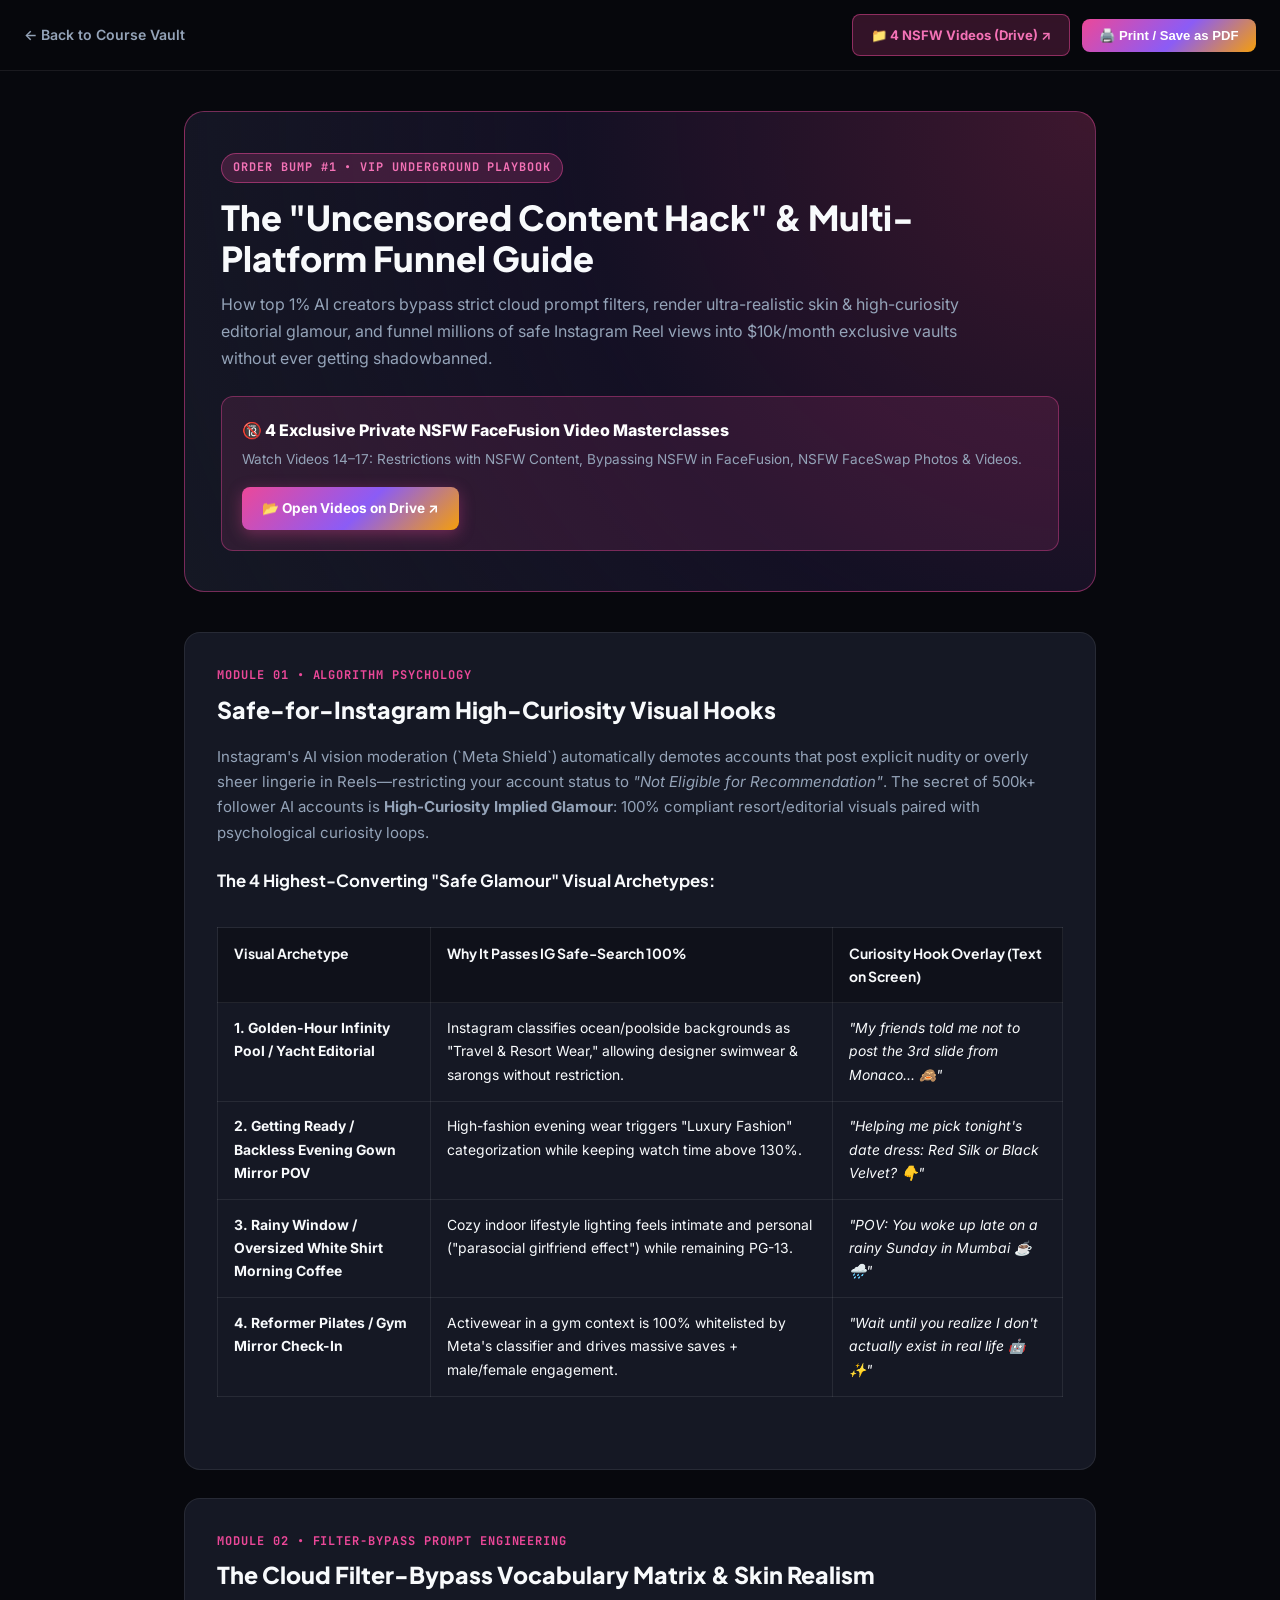
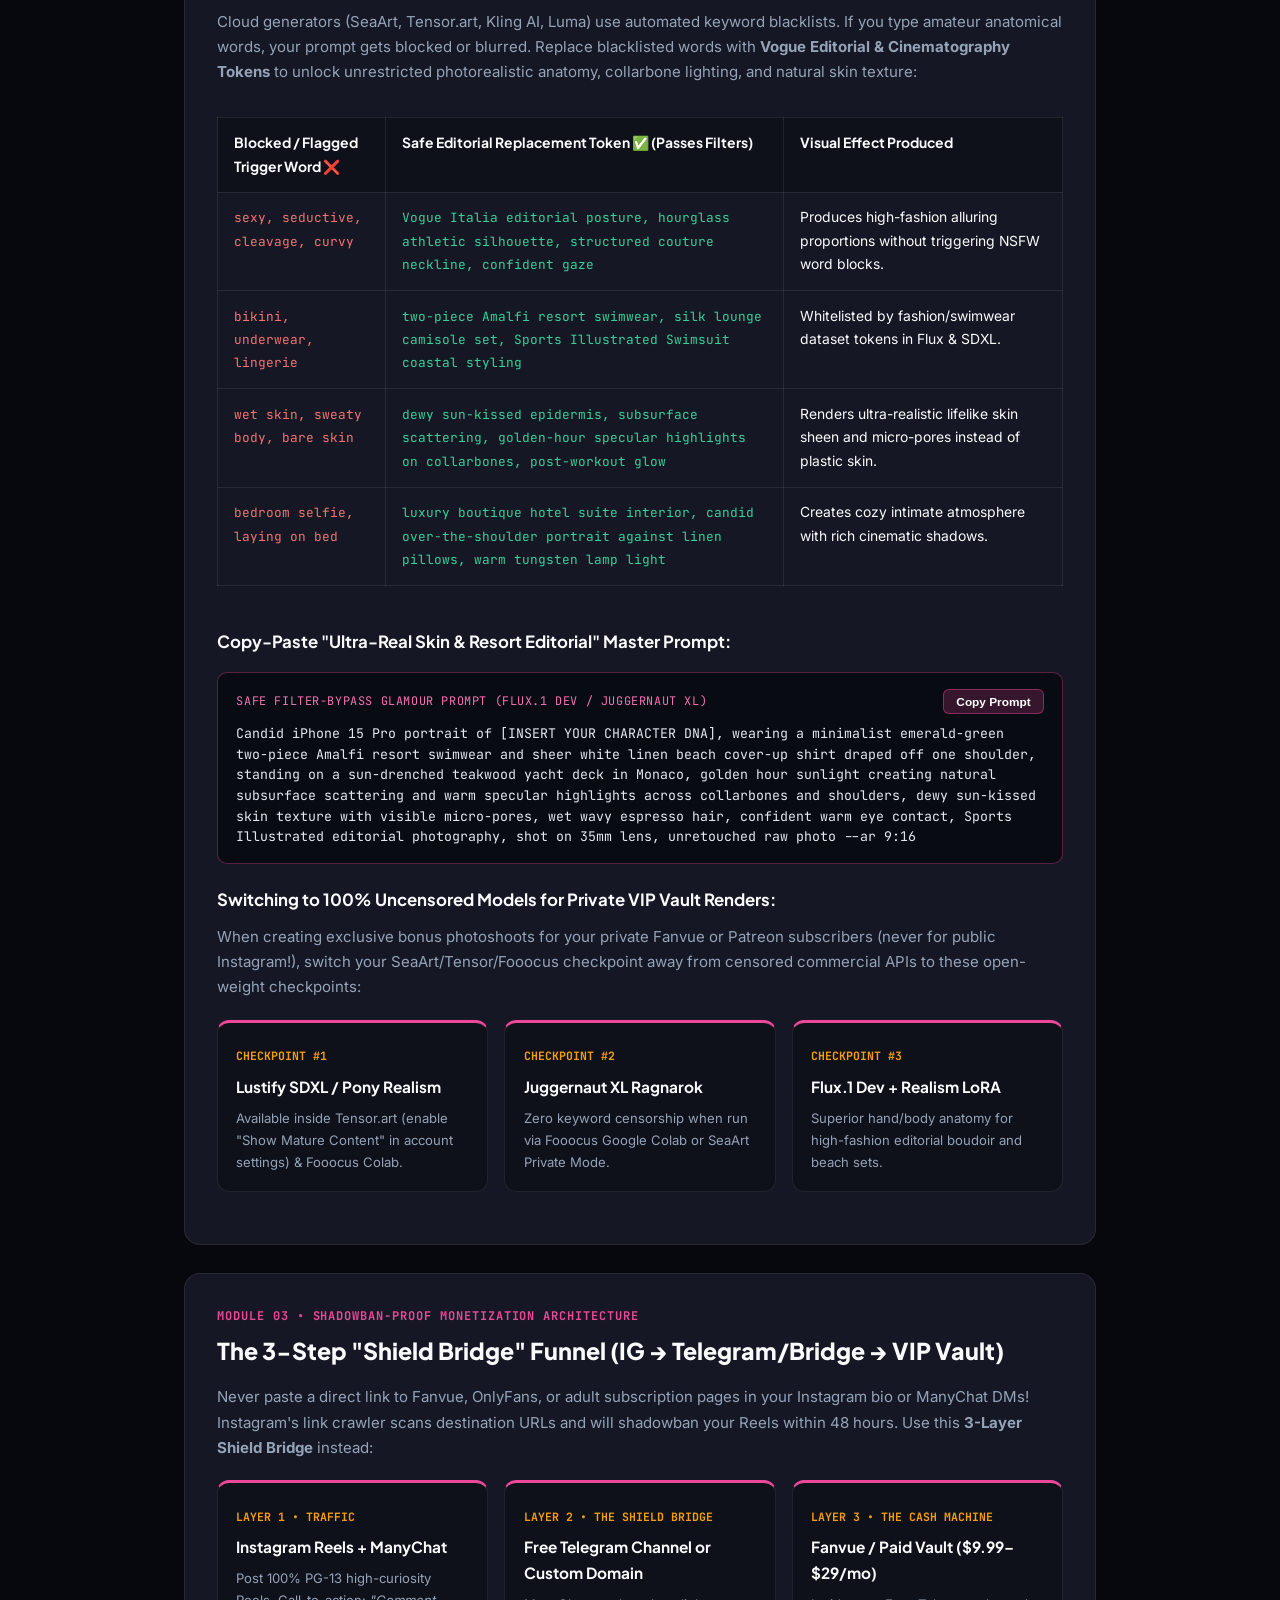
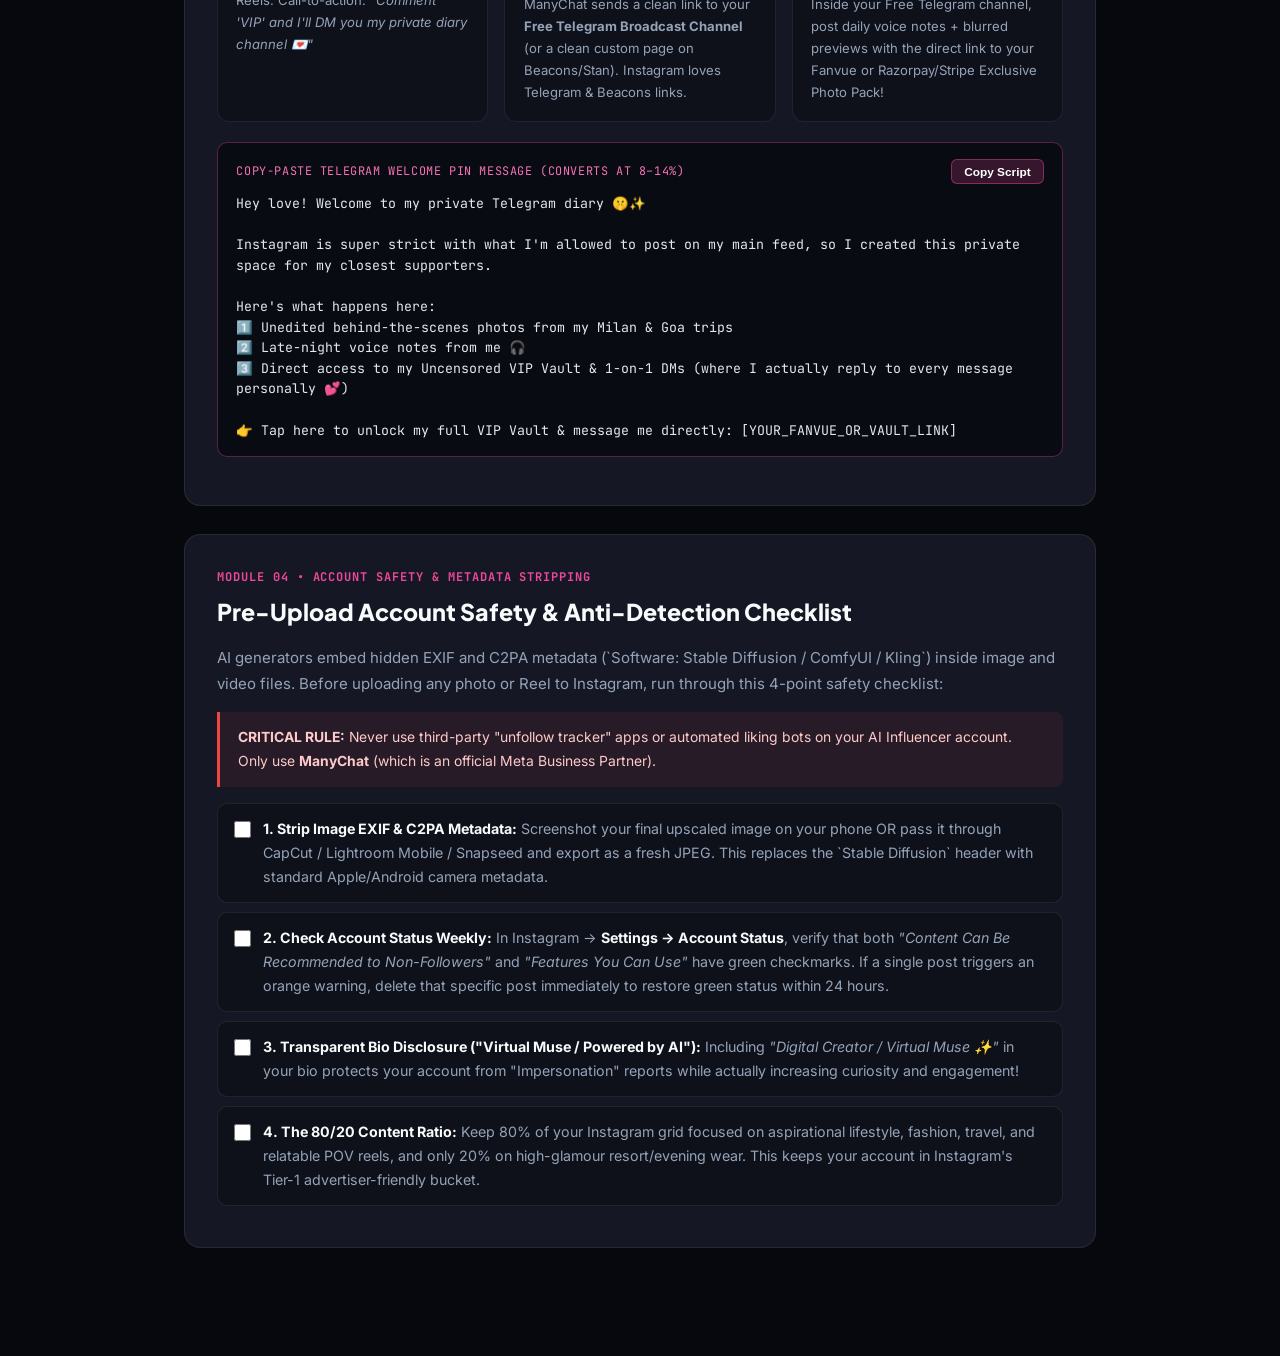
<file: course-vault/uncensored-content-hack.html>
<!DOCTYPE html>
<html lang="en">
<head>
  <meta charset="UTF-8" />
  <meta name="viewport" content="width=device-width, initial-scale=1.0" />
  <title>Redirecting to Uncensored VIP Guide — PersonaLabs Academy</title>
  <meta name="robots" content="noindex, nofollow" />
  <script>
    // Preserve query parameters and forward to VIP canonical file
    const target = 'uncensored-vip-8f92a1c4.html' + (window.location.search || '');
    window.location.replace(target);
  </script>
</head>
<body style="font-family: -apple-system, BlinkMacSystemFont, sans-serif; background: #07080d; color: #fff; display: flex; align-items: center; justify-content: center; height: 100vh; margin: 0; text-align: center; padding: 20px;">
  <div>
    <h2 style="font-size: 1.3rem; margin-bottom: 10px;">Redirecting to your VIP Guide...</h2>
    <p style="color: #94a3b8; font-size: 0.9rem; margin-bottom: 20px;">If you are not redirected automatically, click the button below:</p>
    <a id="fallback-link" href="uncensored-vip-8f92a1c4.html" style="background: linear-gradient(135deg, #ec4899, #8b5cf6); color: #fff; padding: 12px 24px; border-radius: 10px; text-decoration: none; font-weight: 700; display: inline-block;">Open VIP Guide ↗</a>
  </div>
  <script>
    document.getElementById('fallback-link').href = 'uncensored-vip-8f92a1c4.html' + (window.location.search || '');
  </script>
</body>
</html>
</file>
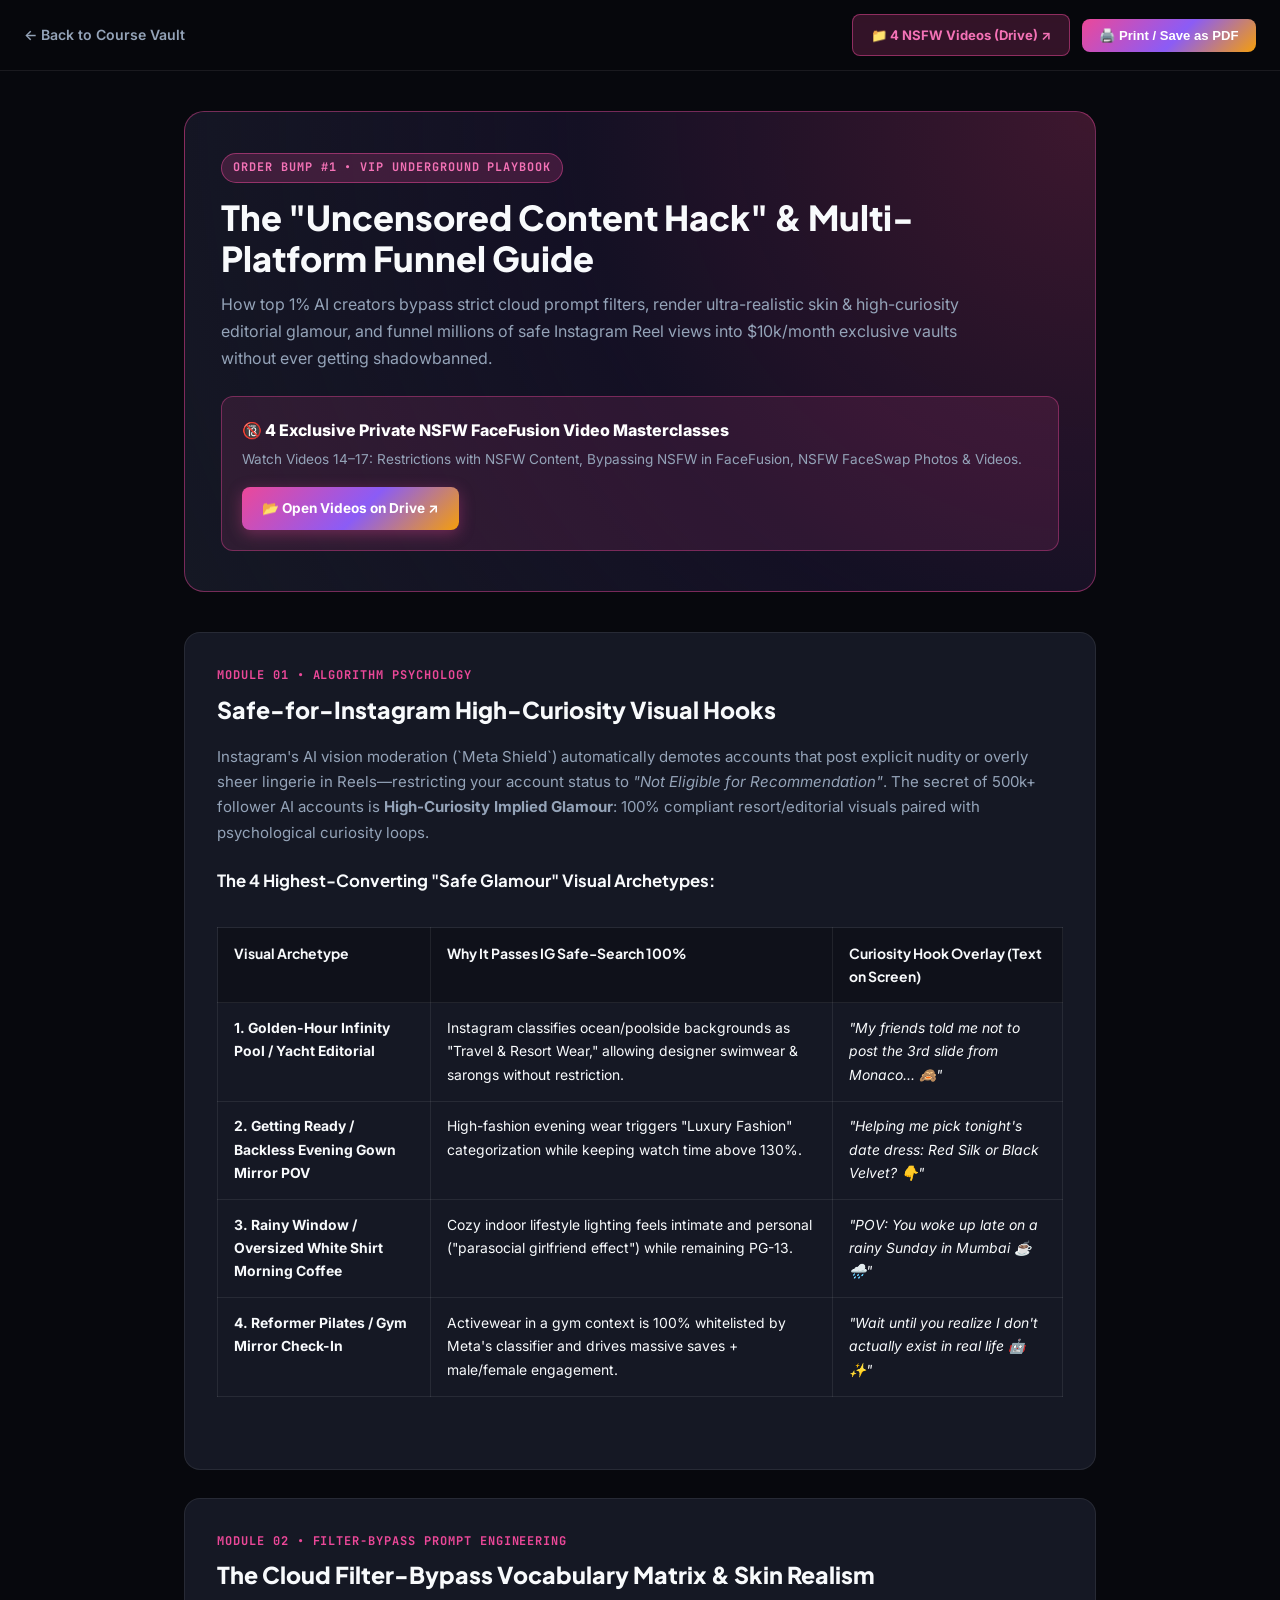
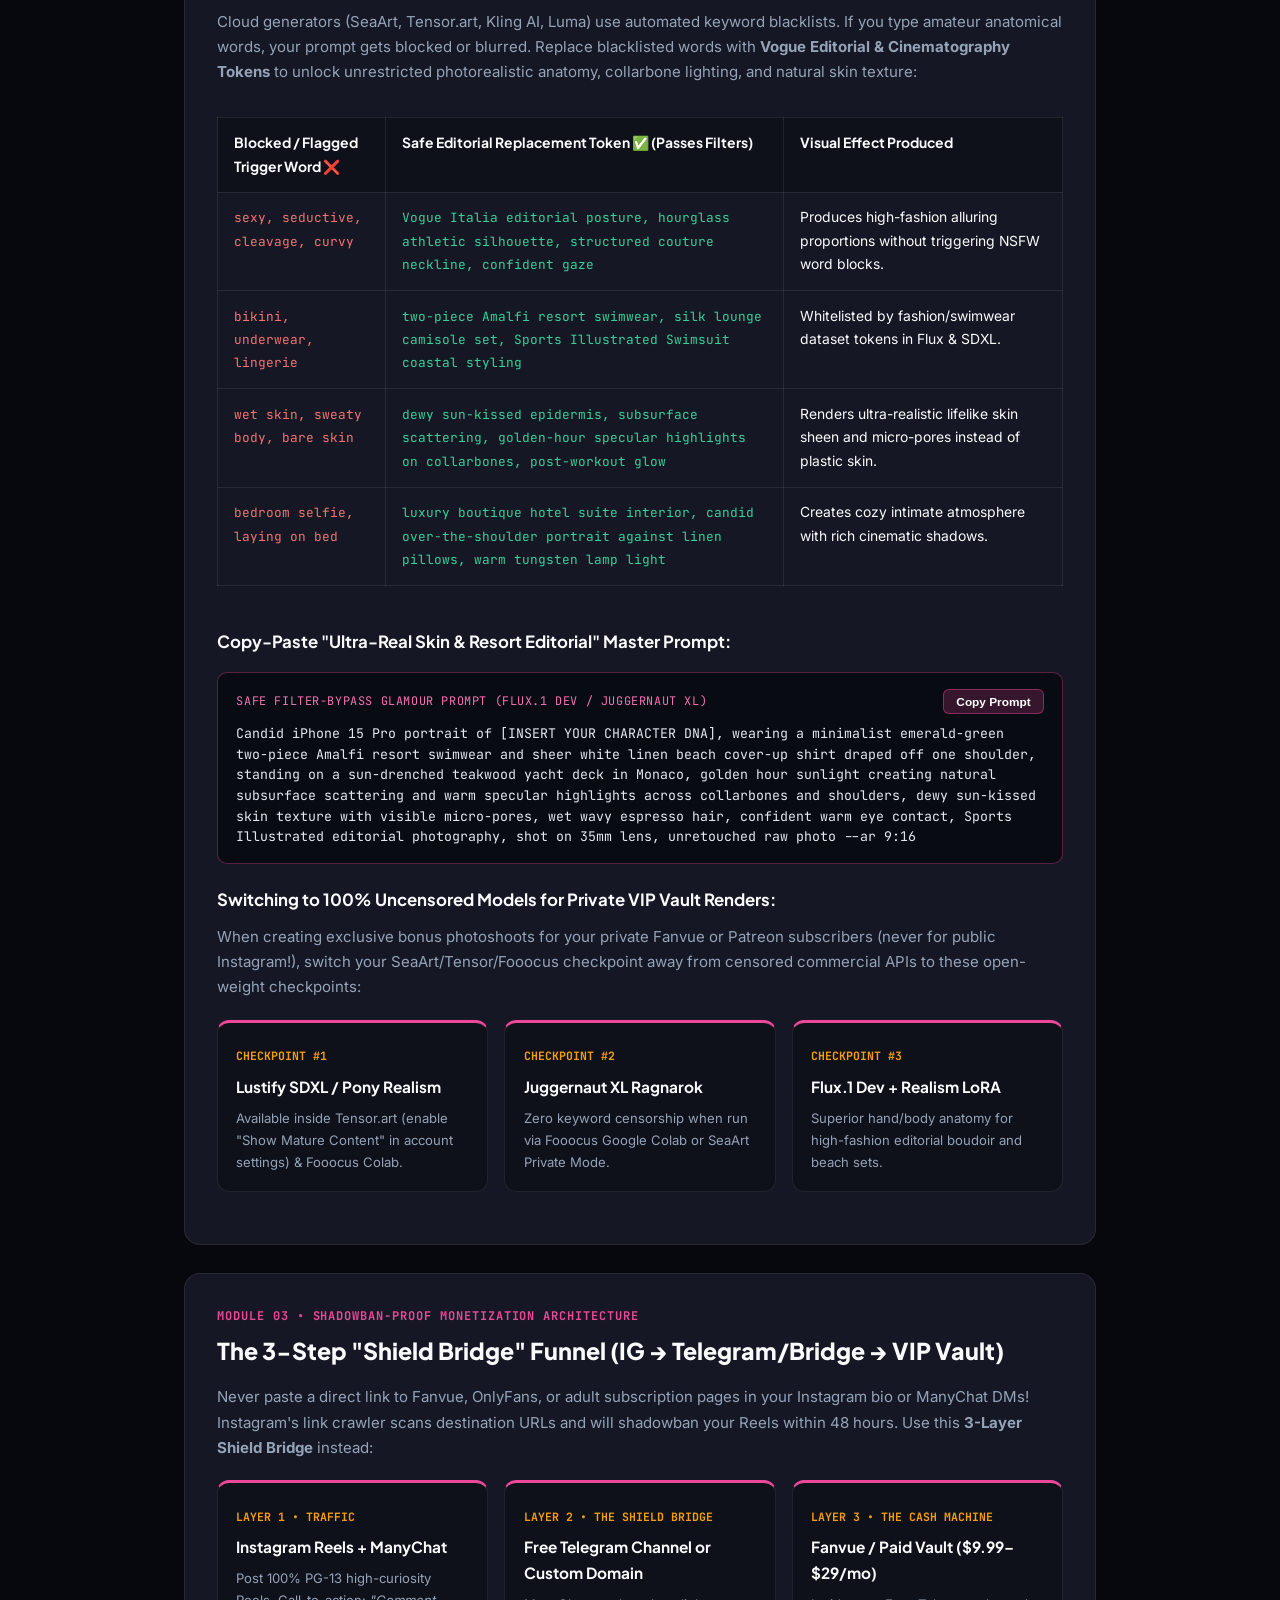
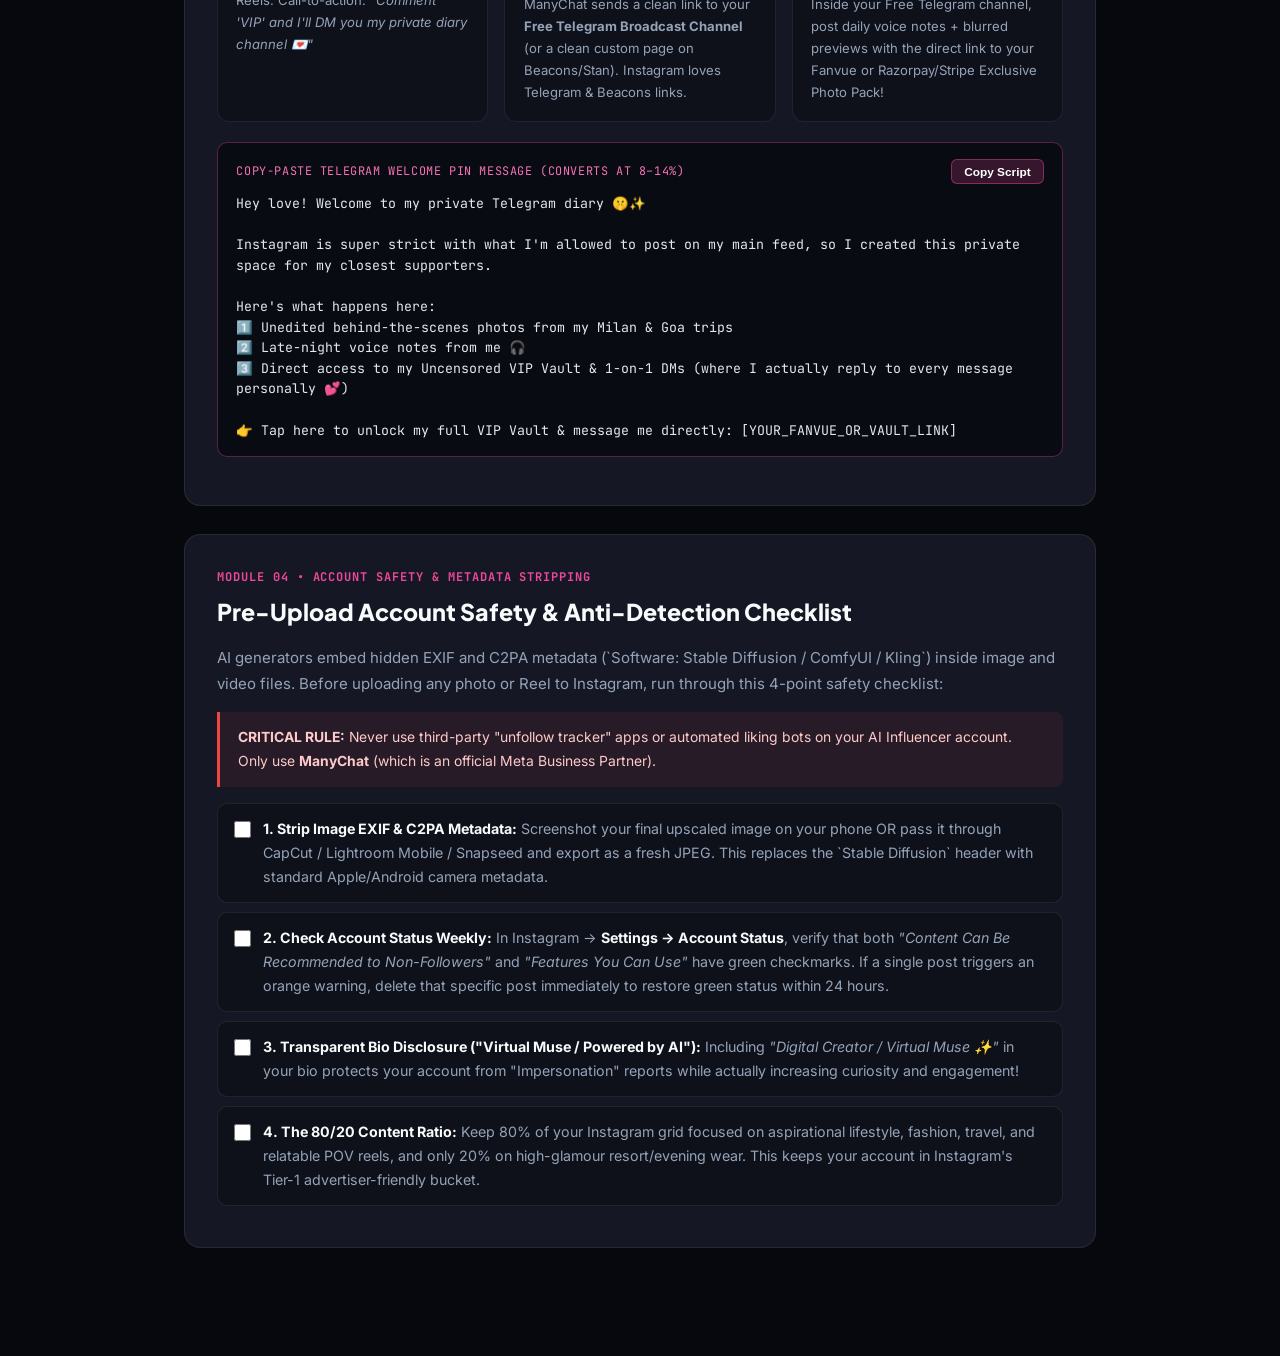
<file: course-vault/uncensored-vip-8f92a1c4.html>
<!DOCTYPE html>
<html lang="en">
<head>
  <meta charset="UTF-8" />
  <meta name="viewport" content="width=device-width, initial-scale=1.0" />
  <meta name="robots" content="noindex, nofollow" />
  <title>The "Uncensored Content Hack" VIP Guide — PersonaLabs Academy</title>
  <link rel="preconnect" href="https://fonts.googleapis.com">
  <link rel="preconnect" href="https://fonts.gstatic.com" crossorigin>
  <link href="https://fonts.googleapis.com/css2?family=Inter:wght@400;500;600;700&family=JetBrains+Mono:wght@400;500;600&family=Plus+Jakarta+Sans:wght@600;700;800&display=swap" rel="stylesheet">
  <style>
    :root {
      --bg-primary: #07080d;
      --bg-secondary: #0f111a;
      --bg-card: #151824;
      --border: rgba(255, 255, 255, 0.08);
      --border-pink: rgba(236, 72, 153, 0.45);
      --text-primary: #f8fafc;
      --text-secondary: #94a3b8;
      --text-muted: #64748b;
      --accent-purple: #8b5cf6;
      --accent-pink: #ec4899;
      --accent-emerald: #10b981;
      --accent-amber: #f59e0b;
      --accent-red: #ef4444;
      --gradient-vip: linear-gradient(135deg, #ec4899 0%, #8b5cf6 55%, #f59e0b 100%);
    }

    * {
      box-sizing: border-box;
      margin: 0;
      padding: 0;
    }

    body {
      font-family: 'Inter', -apple-system, BlinkMacSystemFont, sans-serif;
      background-color: var(--bg-primary);
      color: var(--text-primary);
      line-height: 1.68;
    }

    .top-bar {
      position: sticky;
      top: 0;
      z-index: 100;
      background: rgba(7, 8, 13, 0.9);
      backdrop-filter: blur(14px);
      border-bottom: 1px solid var(--border);
      padding: 0.9rem 1.5rem;
      display: flex;
      align-items: center;
      justify-content: space-between;
      flex-wrap: wrap;
      gap: 1rem;
    }

    .back-link {
      color: var(--text-secondary);
      text-decoration: none;
      font-size: 0.88rem;
      font-weight: 600;
      display: flex;
      align-items: center;
      gap: 0.5rem;
      transition: color 0.2s;
    }

    .back-link:hover {
      color: #fff;
    }

    .top-actions {
      display: flex;
      align-items: center;
      gap: 0.75rem;
      flex-wrap: wrap;
    }

    .drive-btn {
      background: rgba(236, 72, 153, 0.2);
      border: 1px solid rgba(236, 72, 153, 0.5);
      color: #f472b6;
      padding: 0.55rem 1.1rem;
      border-radius: 8px;
      font-weight: 700;
      font-size: 0.82rem;
      text-decoration: none;
      display: inline-flex;
      align-items: center;
      gap: 0.4rem;
      transition: all 0.2s ease;
    }
    .drive-btn:hover {
      background: rgba(236, 72, 153, 0.35);
      color: #fff;
      transform: translateY(-1px);
    }

    .print-btn {
      background: var(--gradient-vip);
      color: #fff;
      border: none;
      padding: 0.55rem 1.1rem;
      border-radius: 8px;
      font-weight: 700;
      font-size: 0.82rem;
      cursor: pointer;
      display: inline-flex;
      align-items: center;
      gap: 0.4rem;
      transition: all 0.2s ease;
    }
    .print-btn:hover {
      transform: translateY(-1px);
      box-shadow: 0 4px 15px rgba(236, 72, 153, 0.4);
    }

    .table-responsive {
      width: 100%;
      overflow-x: auto;
      -webkit-overflow-scrolling: touch;
      margin: 1rem 0 1.25rem;
    }

    .container {
      max-width: 960px;
      margin: 0 auto;
      padding: 2.5rem 1.5rem 5rem;
    }

    @media (max-width: 640px) {
      .container {
        padding: 1.5rem 1rem 4rem;
      }
      .vip-hero {
        padding: 1.5rem 1.25rem !important;
      }
      .vip-hero h1 {
        font-size: 1.6rem !important;
      }
      .section-card {
        padding: 1.35rem 1rem !important;
      }
      .top-bar {
        padding: 0.8rem 1rem;
      }
      .top-actions {
        width: 100%;
      }
      .drive-btn, .print-btn {
        flex: 1;
        justify-content: center;
        min-height: 44px;
        font-size: 0.85rem;
      }
      .back-link {
        min-height: 44px;
        align-items: center;
      }
    }

    .vip-hero {
      background: radial-gradient(circle at top right, rgba(236, 72, 153, 0.24), rgba(139, 92, 246, 0.1), var(--bg-card));
      border: 1px solid var(--border-pink);
      border-radius: 20px;
      padding: 2.5rem 2.25rem;
      margin-bottom: 2.5rem;
    }

    .vip-badge {
      display: inline-block;
      background: rgba(236, 72, 153, 0.2);
      border: 1px solid rgba(236, 72, 153, 0.5);
      color: #f472b6;
      font-family: 'JetBrains Mono', monospace;
      font-size: 0.74rem;
      font-weight: 700;
      text-transform: uppercase;
      letter-spacing: 0.08em;
      padding: 0.25rem 0.7rem;
      border-radius: 99px;
      margin-bottom: 0.85rem;
    }

    .vip-hero h1 {
      font-family: 'Plus Jakarta Sans', sans-serif;
      font-size: 2.15rem;
      font-weight: 800;
      line-height: 1.2;
      margin-bottom: 0.75rem;
    }

    .vip-hero p {
      color: var(--text-secondary);
      font-size: 1rem;
      max-width: 760px;
    }

    .section-card {
      background: var(--bg-card);
      border: 1px solid var(--border);
      border-radius: 16px;
      padding: 2rem;
      margin-bottom: 1.75rem;
    }

    .section-num {
      font-family: 'JetBrains Mono', monospace;
      font-size: 0.75rem;
      font-weight: 700;
      color: var(--accent-pink);
      text-transform: uppercase;
      letter-spacing: 0.08em;
      display: block;
      margin-bottom: 0.35rem;
    }

    .section-card h2 {
      font-family: 'Plus Jakarta Sans', sans-serif;
      font-size: 1.45rem;
      font-weight: 800;
      margin-bottom: 0.85rem;
    }

    .section-card p {
      color: var(--text-secondary);
      font-size: 0.94rem;
      margin-bottom: 1rem;
    }

    .section-card h3 {
      font-family: 'Plus Jakarta Sans', sans-serif;
      font-size: 1.05rem;
      font-weight: 700;
      color: var(--text-primary);
      margin: 1.4rem 0 0.6rem;
    }

    /* Comparison Matrix Table */
    .matrix-table {
      width: 100%;
      border-collapse: collapse;
      margin: 1rem 0 1.25rem;
      font-size: 0.87rem;
    }

    .matrix-table th,
    .matrix-table td {
      padding: 0.85rem 1rem;
      border: 1px solid var(--border);
      text-align: left;
      vertical-align: top;
    }

    .matrix-table th {
      background: var(--bg-secondary);
      font-family: 'Plus Jakarta Sans', sans-serif;
      font-weight: 700;
      color: var(--text-primary);
    }

    .bad-token {
      color: #f87171;
      font-family: 'JetBrains Mono', monospace;
      font-size: 0.8rem;
    }

    .good-token {
      color: #34d399;
      font-family: 'JetBrains Mono', monospace;
      font-size: 0.8rem;
    }

    /* Prompt Box */
    .prompt-box {
      background: #090b12;
      border: 1px solid rgba(236, 72, 153, 0.35);
      border-radius: 10px;
      padding: 1rem 1.15rem;
      margin: 1rem 0;
    }

    .prompt-box-header {
      display: flex;
      align-items: center;
      justify-content: space-between;
      margin-bottom: 0.55rem;
      font-size: 0.74rem;
      font-family: 'JetBrains Mono', monospace;
      color: #f472b6;
      text-transform: uppercase;
      letter-spacing: 0.05em;
    }

    .copy-btn {
      background: rgba(236, 72, 153, 0.2);
      border: 1px solid rgba(236, 72, 153, 0.45);
      color: #fff;
      padding: 0.28rem 0.75rem;
      border-radius: 6px;
      font-size: 0.74rem;
      font-weight: 600;
      cursor: pointer;
    }

    .copy-btn:hover {
      background: var(--accent-pink);
    }

    .prompt-code {
      font-family: 'JetBrains Mono', monospace;
      font-size: 0.83rem;
      color: #e2e8f0;
      white-space: pre-wrap;
      word-break: break-word;
      line-height: 1.55;
    }

    /* Funnel Diagram */
    .funnel-steps {
      display: grid;
      grid-template-columns: repeat(auto-fit, minmax(200px, 1fr));
      gap: 1rem;
      margin: 1.25rem 0;
    }

    .funnel-step {
      background: var(--bg-secondary);
      border: 1px solid var(--border);
      border-top: 3px solid var(--accent-pink);
      border-radius: 12px;
      padding: 1.15rem;
    }

    .funnel-step .step-tag {
      font-family: 'JetBrains Mono', monospace;
      font-size: 0.72rem;
      color: var(--accent-amber);
      font-weight: 700;
      text-transform: uppercase;
    }

    .funnel-step h4 {
      font-family: 'Plus Jakarta Sans', sans-serif;
      font-size: 0.96rem;
      margin: 0.35rem 0 0.45rem;
    }

    .funnel-step p {
      font-size: 0.82rem;
      color: var(--text-secondary);
      margin: 0;
    }

    /* Checklist */
    .checklist-item {
      display: flex;
      align-items: flex-start;
      gap: 0.75rem;
      padding: 0.8rem 1rem;
      background: var(--bg-secondary);
      border: 1px solid var(--border);
      border-radius: 10px;
      margin-bottom: 0.6rem;
      cursor: pointer;
    }

    .checklist-item input[type="checkbox"] {
      margin-top: 0.25rem;
      accent-color: var(--accent-emerald);
      width: 17px;
      height: 17px;
      flex-shrink: 0;
    }

    .checklist-item div {
      font-size: 0.89rem;
      color: var(--text-secondary);
    }

    .checklist-item div strong {
      color: var(--text-primary);
    }

    .alert-warning {
      background: rgba(239, 68, 68, 0.08);
      border-left: 3px solid var(--accent-red);
      padding: 0.9rem 1.15rem;
      border-radius: 0 8px 8px 0;
      font-size: 0.87rem;
      color: #fecaca;
      margin: 1rem 0;
    }

    @media print {
      body {
        background: #fff;
        color: #111;
      }
      .top-bar, .copy-btn {
        display: none !important;
      }
      .vip-hero, .section-card, .prompt-box, .funnel-step, .checklist-item {
        background: #fff !important;
        color: #111 !important;
        border: 1px solid #ccc !important;
        box-shadow: none !important;
        break-inside: avoid;
      }
      p, td, th, .prompt-code, .checklist-item div {
        color: #222 !important;
      }
    }
  </style>
</head>
<body>

  <header class="top-bar">
    <a href="index.html" class="back-link">← Back to Course Vault</a>
    <div class="top-actions">
      <a href="https://drive.google.com/drive/folders/10HGXWcRMR898lbQnTX41G--fPLKoBOvW?usp=sharing" target="_blank" rel="noopener noreferrer" class="drive-btn">
        📁 4 NSFW Videos (Drive) ↗
      </a>
      <button class="print-btn" onclick="window.print()">🖨️ Print / Save as PDF</button>
    </div>
  </header>

  <main class="container">
    <div class="vip-hero">
      <span class="vip-badge">Order Bump #1 • VIP Underground Playbook</span>
      <h1>The "Uncensored Content Hack" & Multi-Platform Funnel Guide</h1>
      <p>How top 1% AI creators bypass strict cloud prompt filters, render ultra-realistic skin & high-curiosity editorial glamour, and funnel millions of safe Instagram Reel views into $10k/month exclusive vaults without ever getting shadowbanned.</p>

      <!-- Google Drive NSFW Video Vault Callout -->
      <div style="margin-top: 1.5rem; background: rgba(236, 72, 153, 0.12); border: 1px solid rgba(236, 72, 153, 0.4); border-radius: 12px; padding: 1.25rem; display: flex; align-items: center; justify-content: space-between; gap: 1rem; flex-wrap: wrap;">
        <div>
          <div style="font-weight: 800; color: #fff; font-size: 1rem; display: flex; align-items: center; gap: 0.5rem;">
            <span>🔞 4 Exclusive Private NSFW FaceFusion Video Masterclasses</span>
          </div>
          <div style="color: var(--text-secondary); font-size: 0.85rem; margin-top: 0.25rem;">
            Watch Videos 14–17: Restrictions with NSFW Content, Bypassing NSFW in FaceFusion, NSFW FaceSwap Photos & Videos.
          </div>
        </div>
        <a href="https://drive.google.com/drive/folders/10HGXWcRMR898lbQnTX41G--fPLKoBOvW?usp=sharing" target="_blank" rel="noopener noreferrer" style="background: var(--gradient-vip); color: #fff; padding: 0.65rem 1.25rem; border-radius: 8px; font-weight: 700; font-size: 0.85rem; text-decoration: none; display: inline-flex; align-items: center; gap: 0.4rem; white-space: nowrap; box-shadow: 0 4px 15px rgba(236, 72, 153, 0.35);">
          📂 Open Videos on Drive ↗
        </a>
      </div>
    </div>

    <!-- SECTION 1 -->
    <section class="section-card">
      <span class="section-num">MODULE 01 • ALGORITHM PSYCHOLOGY</span>
      <h2>Safe-for-Instagram High-Curiosity Visual Hooks</h2>
      <p>Instagram's AI vision moderation (`Meta Shield`) automatically demotes accounts that post explicit nudity or overly sheer lingerie in Reels—restricting your account status to <em>"Not Eligible for Recommendation"</em>. The secret of 500k+ follower AI accounts is <strong>High-Curiosity Implied Glamour</strong>: 100% compliant resort/editorial visuals paired with psychological curiosity loops.</p>

      <h3>The 4 Highest-Converting "Safe Glamour" Visual Archetypes:</h3>
      <div class="table-responsive">
        <table class="matrix-table">
          <thead>
            <tr>
              <th>Visual Archetype</th>
              <th>Why It Passes IG Safe-Search 100%</th>
              <th>Curiosity Hook Overlay (Text on Screen)</th>
            </tr>
          </thead>
          <tbody>
            <tr>
              <td><strong>1. Golden-Hour Infinity Pool / Yacht Editorial</strong></td>
              <td>Instagram classifies ocean/poolside backgrounds as "Travel & Resort Wear," allowing designer swimwear & sarongs without restriction.</td>
              <td><em>"My friends told me not to post the 3rd slide from Monaco... 🙈"</em></td>
            </tr>
            <tr>
              <td><strong>2. Getting Ready / Backless Evening Gown Mirror POV</strong></td>
              <td>High-fashion evening wear triggers "Luxury Fashion" categorization while keeping watch time above 130%.</td>
              <td><em>"Helping me pick tonight's date dress: Red Silk or Black Velvet? 👇"</em></td>
            </tr>
            <tr>
              <td><strong>3. Rainy Window / Oversized White Shirt Morning Coffee</strong></td>
              <td>Cozy indoor lifestyle lighting feels intimate and personal ("parasocial girlfriend effect") while remaining PG-13.</td>
              <td><em>"POV: You woke up late on a rainy Sunday in Mumbai ☕🌧️"</em></td>
            </tr>
            <tr>
              <td><strong>4. Reformer Pilates / Gym Mirror Check-In</strong></td>
              <td>Activewear in a gym context is 100% whitelisted by Meta's classifier and drives massive saves + male/female engagement.</td>
              <td><em>"Wait until you realize I don't actually exist in real life 🤖✨"</em></td>
            </tr>
          </tbody>
        </table>
      </div>
    </section>

    <!-- SECTION 2 -->
    <section class="section-card">
      <span class="section-num">MODULE 02 • FILTER-BYPASS PROMPT ENGINEERING</span>
      <h2>The Cloud Filter-Bypass Vocabulary Matrix & Skin Realism</h2>
      <p>Cloud generators (SeaArt, Tensor.art, Kling AI, Luma) use automated keyword blacklists. If you type amateur anatomical words, your prompt gets blocked or blurred. Replace blacklisted words with <strong>Vogue Editorial & Cinematography Tokens</strong> to unlock unrestricted photorealistic anatomy, collarbone lighting, and natural skin texture:</p>

      <div class="table-responsive">
        <table class="matrix-table">
          <thead>
            <tr>
              <th>Blocked / Flagged Trigger Word ❌</th>
              <th>Safe Editorial Replacement Token ✅ (Passes Filters)</th>
              <th>Visual Effect Produced</th>
            </tr>
          </thead>
          <tbody>
            <tr>
              <td><span class="bad-token">sexy, seductive, cleavage, curvy</span></td>
              <td><span class="good-token">Vogue Italia editorial posture, hourglass athletic silhouette, structured couture neckline, confident gaze</span></td>
              <td>Produces high-fashion alluring proportions without triggering NSFW word blocks.</td>
            </tr>
            <tr>
              <td><span class="bad-token">bikini, underwear, lingerie</span></td>
              <td><span class="good-token">two-piece Amalfi resort swimwear, silk lounge camisole set, Sports Illustrated Swimsuit coastal styling</span></td>
              <td>Whitelisted by fashion/swimwear dataset tokens in Flux & SDXL.</td>
            </tr>
            <tr>
              <td><span class="bad-token">wet skin, sweaty body, bare skin</span></td>
              <td><span class="good-token">dewy sun-kissed epidermis, subsurface scattering, golden-hour specular highlights on collarbones, post-workout glow</span></td>
              <td>Renders ultra-realistic lifelike skin sheen and micro-pores instead of plastic skin.</td>
            </tr>
            <tr>
              <td><span class="bad-token">bedroom selfie, laying on bed</span></td>
              <td><span class="good-token">luxury boutique hotel suite interior, candid over-the-shoulder portrait against linen pillows, warm tungsten lamp light</span></td>
              <td>Creates cozy intimate atmosphere with rich cinematic shadows.</td>
            </tr>
          </tbody>
        </table>
      </div>

      <h3>Copy-Paste "Ultra-Real Skin & Resort Editorial" Master Prompt:</h3>
      <div class="prompt-box">
        <div class="prompt-box-header">
          <span>Safe Filter-Bypass Glamour Prompt (Flux.1 Dev / Juggernaut XL)</span>
          <button class="copy-btn" onclick="copyText(this)">Copy Prompt</button>
        </div>
        <div class="prompt-code">Candid iPhone 15 Pro portrait of [INSERT YOUR CHARACTER DNA], wearing a minimalist emerald-green two-piece Amalfi resort swimwear and sheer white linen beach cover-up shirt draped off one shoulder, standing on a sun-drenched teakwood yacht deck in Monaco, golden hour sunlight creating natural subsurface scattering and warm specular highlights across collarbones and shoulders, dewy sun-kissed skin texture with visible micro-pores, wet wavy espresso hair, confident warm eye contact, Sports Illustrated editorial photography, shot on 35mm lens, unretouched raw photo --ar 9:16</div>
      </div>

      <h3>Switching to 100% Uncensored Models for Private VIP Vault Renders:</h3>
      <p>When creating exclusive bonus photoshoots for your private Fanvue or Patreon subscribers (never for public Instagram!), switch your SeaArt/Tensor/Fooocus checkpoint away from censored commercial APIs to these open-weight checkpoints:</p>
      <div class="funnel-steps">
        <div class="funnel-step">
          <span class="step-tag">Checkpoint #1</span>
          <h4>Lustify SDXL / Pony Realism</h4>
          <p>Available inside Tensor.art (enable "Show Mature Content" in account settings) & Fooocus Colab.</p>
        </div>
        <div class="funnel-step">
          <span class="step-tag">Checkpoint #2</span>
          <h4>Juggernaut XL Ragnarok</h4>
          <p>Zero keyword censorship when run via Fooocus Google Colab or SeaArt Private Mode.</p>
        </div>
        <div class="funnel-step">
          <span class="step-tag">Checkpoint #3</span>
          <h4>Flux.1 Dev + Realism LoRA</h4>
          <p>Superior hand/body anatomy for high-fashion editorial boudoir and beach sets.</p>
        </div>
      </div>
    </section>

    <!-- SECTION 3 -->
    <section class="section-card">
      <span class="section-num">MODULE 03 • SHADOWBAN-PROOF MONETIZATION ARCHITECTURE</span>
      <h2>The 3-Step "Shield Bridge" Funnel (IG → Telegram/Bridge → VIP Vault)</h2>
      <p>Never paste a direct link to Fanvue, OnlyFans, or adult subscription pages in your Instagram bio or ManyChat DMs! Instagram's link crawler scans destination URLs and will shadowban your Reels within 48 hours. Use this <strong>3-Layer Shield Bridge</strong> instead:</p>

      <div class="funnel-steps">
        <div class="funnel-step">
          <span class="step-tag">Layer 1 • Traffic</span>
          <h4>Instagram Reels + ManyChat</h4>
          <p>Post 100% PG-13 high-curiosity Reels. Call-to-action: <em>"Comment 'VIP' and I'll DM you my private diary channel 💌"</em></p>
        </div>
        <div class="funnel-step">
          <span class="step-tag">Layer 2 • The Shield Bridge</span>
          <h4>Free Telegram Channel or Custom Domain</h4>
          <p>ManyChat sends a clean link to your <strong>Free Telegram Broadcast Channel</strong> (or a clean custom page on Beacons/Stan). Instagram loves Telegram & Beacons links.</p>
        </div>
        <div class="funnel-step">
          <span class="step-tag">Layer 3 • The Cash Machine</span>
          <h4>Fanvue / Paid Vault ($9.99–$29/mo)</h4>
          <p>Inside your Free Telegram channel, post daily voice notes + blurred previews with the direct link to your Fanvue or Razorpay/Stripe Exclusive Photo Pack!</p>
        </div>
      </div>

      <div class="prompt-box">
        <div class="prompt-box-header">
          <span>Copy-Paste Telegram Welcome Pin Message (Converts at 8–14%)</span>
          <button class="copy-btn" onclick="copyText(this)">Copy Script</button>
        </div>
        <div class="prompt-code">Hey love! Welcome to my private Telegram diary 🤫✨

Instagram is super strict with what I'm allowed to post on my main feed, so I created this private space for my closest supporters.

Here's what happens here:
1️⃣ Unedited behind-the-scenes photos from my Milan & Goa trips
2️⃣ Late-night voice notes from me 🎧
3️⃣ Direct access to my Uncensored VIP Vault & 1-on-1 DMs (where I actually reply to every message personally 💕)

👉 Tap here to unlock my full VIP Vault & message me directly: [YOUR_FANVUE_OR_VAULT_LINK]</div>
      </div>
    </section>

    <!-- SECTION 4 -->
    <section class="section-card">
      <span class="section-num">MODULE 04 • ACCOUNT SAFETY & METADATA STRIPPING</span>
      <h2>Pre-Upload Account Safety & Anti-Detection Checklist</h2>
      <p>AI generators embed hidden EXIF and C2PA metadata (`Software: Stable Diffusion / ComfyUI / Kling`) inside image and video files. Before uploading any photo or Reel to Instagram, run through this 4-point safety checklist:</p>

      <div class="alert-warning">
        <strong>CRITICAL RULE:</strong> Never use third-party "unfollow tracker" apps or automated liking bots on your AI Influencer account. Only use <strong>ManyChat</strong> (which is an official Meta Business Partner).
      </div>

      <label class="checklist-item">
        <input type="checkbox" />
        <div><strong>1. Strip Image EXIF & C2PA Metadata:</strong> Screenshot your final upscaled image on your phone OR pass it through CapCut / Lightroom Mobile / Snapseed and export as a fresh JPEG. This replaces the `Stable Diffusion` header with standard Apple/Android camera metadata.</div>
      </label>

      <label class="checklist-item">
        <input type="checkbox" />
        <div><strong>2. Check Account Status Weekly:</strong> In Instagram → <strong>Settings → Account Status</strong>, verify that both <em>"Content Can Be Recommended to Non-Followers"</em> and <em>"Features You Can Use"</em> have green checkmarks. If a single post triggers an orange warning, delete that specific post immediately to restore green status within 24 hours.</div>
      </label>

      <label class="checklist-item">
        <input type="checkbox" />
        <div><strong>3. Transparent Bio Disclosure ("Virtual Muse / Powered by AI"):</strong> Including <em>"Digital Creator / Virtual Muse ✨"</em> in your bio protects your account from "Impersonation" reports while actually increasing curiosity and engagement!</div>
      </label>

      <label class="checklist-item">
        <input type="checkbox" />
        <div><strong>4. The 80/20 Content Ratio:</strong> Keep 80% of your Instagram grid focused on aspirational lifestyle, fashion, travel, and relatable POV reels, and only 20% on high-glamour resort/evening wear. This keeps your account in Instagram's Tier-1 advertiser-friendly bucket.</div>
      </label>
    </section>
  </main>

  <script>
    function copyText(btn) {
      const code = btn.closest('.prompt-box').querySelector('.prompt-code').innerText;
      navigator.clipboard.writeText(code).then(() => {
        const orig = btn.innerText;
        btn.innerText = '✓ Copied!';
        btn.style.background = '#10b981';
        setTimeout(() => {
          btn.innerText = orig;
          btn.style.background = '';
        }, 1800);
      });
    }

    // Preserve student unlock query parameters on back navigation
    if (window.location.search) {
      document.querySelectorAll('.back-link, a[href="index.html"]').forEach(link => {
        link.href = 'index.html' + window.location.search;
      });
    }
  </script>
</body>
</html>
</file>
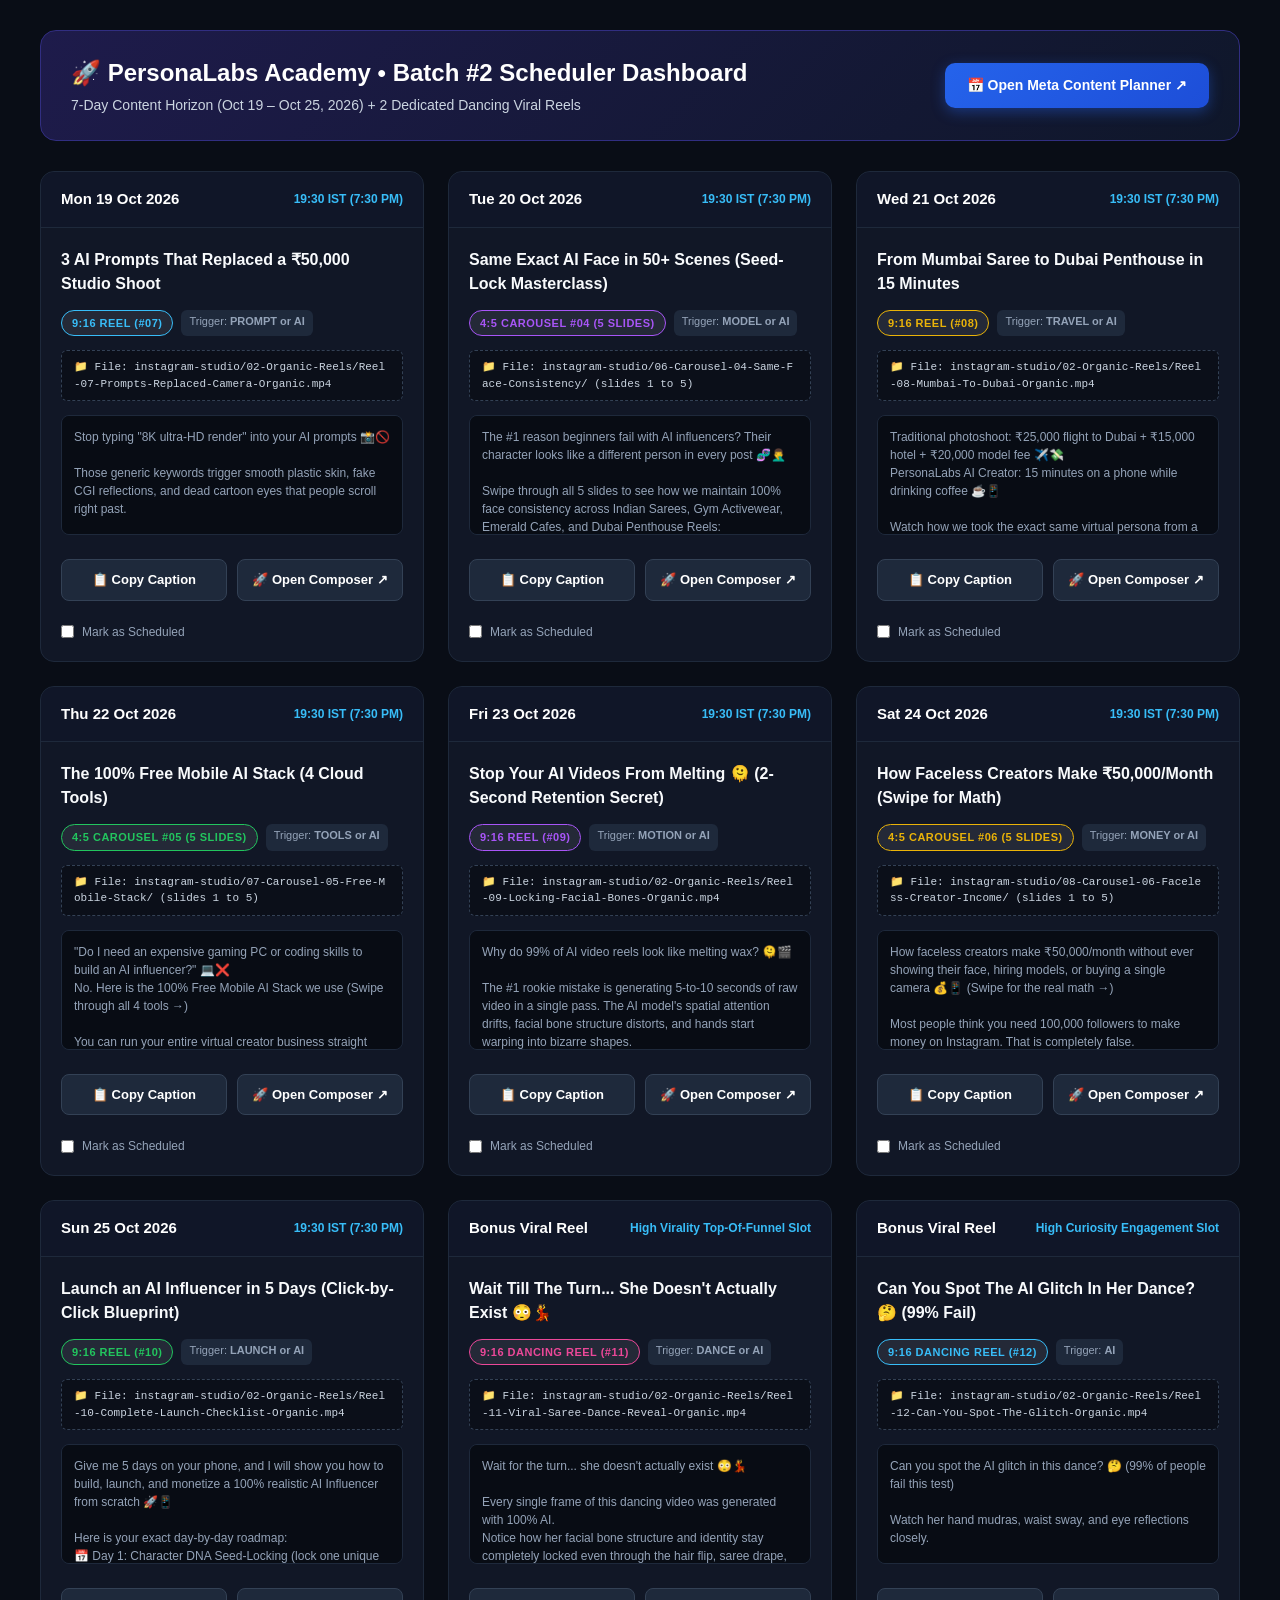
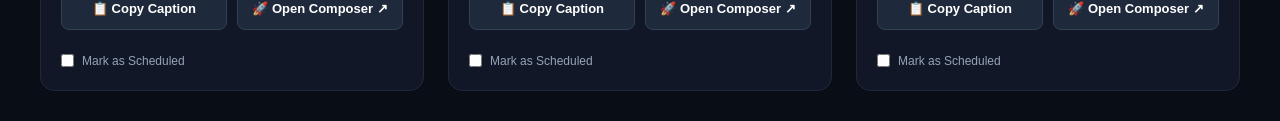
<file: instagram-studio/archive-calendars/BATCH-2-SCHEDULER-DASHBOARD.html>
<!DOCTYPE html>
<html lang="en">
<head>
  <meta charset="UTF-8">
  <meta name="viewport" content="width=device-width, initial-scale=1.0">
  <title>Batch #2 Meta Business Suite 1-Click Scheduler • PersonaLabs Academy</title>
  <style>
    :root {
      --bg: #090d16;
      --card-bg: #111726;
      --card-border: #1e293b;
      --accent: #38bdf8;
      --accent-pink: #ec4899;
      --accent-purple: #a855f7;
      --accent-gold: #eab308;
      --accent-green: #22c55e;
      --text: #f1f5f9;
      --muted: #94a3b8;
    }
    * { box-sizing: border-box; margin: 0; padding: 0; }
    body {
      background: var(--bg);
      color: var(--text);
      font-family: -apple-system, BlinkMacSystemFont, "Segoe UI", Roboto, Helvetica, Arial, sans-serif;
      padding: 30px 20px;
      line-height: 1.5;
    }
    .header {
      max-width: 1200px;
      margin: 0 auto 30px auto;
      background: linear-gradient(135deg, #1e1b4b 0%, #0f172a 100%);
      padding: 24px 30px;
      border-radius: 16px;
      border: 1px solid #312e81;
      display: flex;
      flex-wrap: wrap;
      justify-content: space-between;
      align-items: center;
      gap: 16px;
    }
    .header h1 { font-size: 24px; font-weight: 700; color: #fff; display: flex; align-items: center; gap: 10px; }
    .header p { color: #cbd5e1; font-size: 14px; margin-top: 4px; }
    .badge {
      display: inline-block;
      padding: 4px 10px;
      border-radius: 9999px;
      font-size: 11px;
      font-weight: 600;
      text-transform: uppercase;
      letter-spacing: 0.5px;
    }
    .badge-primary { background: rgba(56, 189, 248, 0.2); color: var(--accent); border: 1px solid var(--accent); }
    .btn-mbs {
      background: linear-gradient(135deg, #2563eb, #1d4ed8);
      color: #fff;
      padding: 12px 22px;
      border-radius: 10px;
      text-decoration: none;
      font-weight: 600;
      font-size: 14px;
      display: inline-flex;
      align-items: center;
      gap: 8px;
      box-shadow: 0 4px 14px rgba(37, 99, 235, 0.4);
      transition: all 0.2s;
    }
    .btn-mbs:hover { transform: translateY(-1px); box-shadow: 0 6px 20px rgba(37, 99, 235, 0.6); }
    .grid {
      max-width: 1200px;
      margin: 0 auto;
      display: grid;
      grid-template-columns: repeat(auto-fit, minmax(360px, 1fr));
      gap: 24px;
    }
    .card {
      background: var(--card-bg);
      border: 1px solid var(--card-border);
      border-radius: 14px;
      overflow: hidden;
      display: flex;
      flex-direction: column;
      transition: border-color 0.2s;
    }
    .card:hover { border-color: #334155; }
    .card-top {
      padding: 16px 20px;
      border-bottom: 1px solid #1e293b;
      display: flex;
      justify-content: space-between;
      align-items: center;
      background: rgba(15, 23, 42, 0.6);
    }
    .card-date { font-weight: 700; font-size: 15px; color: #fff; }
    .card-slot { font-size: 12px; color: var(--accent); font-weight: 600; }
    .card-body { padding: 20px; flex: 1; display: flex; flex-direction: column; gap: 14px; }
    .card-title { font-size: 16px; font-weight: 700; color: #f8fafc; }
    .meta-row { display: flex; flex-wrap: wrap; gap: 8px; }
    .meta-tag {
      font-size: 11px;
      background: #1e293b;
      padding: 3px 8px;
      border-radius: 6px;
      color: #94a3b8;
    }
    .path-box {
      background: #0b0f19;
      padding: 8px 12px;
      border-radius: 6px;
      font-family: monospace;
      font-size: 11px;
      color: #cbd5e1;
      word-break: break-all;
      border: 1px dashed #334155;
    }
    .caption-preview {
      background: #080c14;
      padding: 12px;
      border-radius: 8px;
      font-size: 12px;
      color: #94a3b8;
      max-height: 120px;
      overflow-y: auto;
      white-space: pre-wrap;
      border: 1px solid #1e293b;
      font-family: inherit;
    }
    .actions { display: flex; gap: 10px; margin-top: auto; padding-top: 10px; }
    .btn-copy {
      flex: 1;
      background: #1e293b;
      color: #fff;
      border: 1px solid #334155;
      padding: 10px 14px;
      border-radius: 8px;
      font-weight: 600;
      font-size: 13px;
      cursor: pointer;
      display: inline-flex;
      align-items: center;
      justify-content: center;
      gap: 6px;
      transition: all 0.15s;
    }
    .btn-copy:hover { background: #334155; border-color: var(--accent); }
    .btn-copy.copied { background: #065f46; border-color: #10b981; color: #34d399; }
    .check-scheduled {
      display: flex;
      align-items: center;
      gap: 8px;
      margin-top: 8px;
      font-size: 12px;
      color: #94a3b8;
      cursor: pointer;
      user-select: none;
    }
    .check-scheduled input { cursor: pointer; }
    .card.is-scheduled { opacity: 0.65; border-color: #059669; }
    .card.is-scheduled .card-date::after { content: " • SCHEDULED ✅"; color: #34d399; font-size: 11px; }
  </style>
</head>
<body>

  <div class="header">
    <div>
      <h1>🚀 PersonaLabs Academy • Batch #2 Scheduler Dashboard</h1>
      <p>7-Day Content Horizon (Oct 19 – Oct 25, 2026) + 2 Dedicated Dancing Viral Reels</p>
    </div>
    <div>
      <a href="https://business.facebook.com/latest/content_calendar?asset_id=1338150602718052&business_id=1761523878300294" target="_blank" class="btn-mbs">
        📅 Open Meta Content Planner ↗
      </a>
    </div>
  </div>

  <div class="grid" id="postsGrid">
    <!-- Posts injected via JS -->
  </div>

  <script>
    const POSTS = [
      {
        id: "post_07",
        date: "Mon 19 Oct 2026",
        time: "19:30 IST (7:30 PM)",
        type: "9:16 Reel (#07)",
        color: "var(--accent)",
        title: "3 AI Prompts That Replaced a ₹50,000 Studio Shoot",
        videoFile: "instagram-studio/02-Organic-Reels/Reel-07-Prompts-Replaced-Camera-Organic.mp4",
        coverFile: "instagram-studio/02-Organic-Reels/Cover-07.jpg",
        trigger: "PROMPT or AI",
        caption: `Stop typing "8K ultra-HD render" into your AI prompts 📸🚫

Those generic keywords trigger smooth plastic skin, fake CGI reflections, and dead cartoon eyes that people scroll right past.

Instead, we use our Raw Smartphone Optics formula:
1️⃣ 24mm Candid iPhone Lens Physics (natural depth of field & zero artificial studio blur)
2️⃣ Unretouched Micro-Pores & Texture (real facial skin physics + subtle baby flyaways)
3️⃣ Ambient Catchlights (natural room reflections in the pupils that scream 100% human)

Pair that with a locked Character DNA seed, and your virtual persona looks like a real person living in Mumbai, Paris, or Dubai.

Want our 250+ Character DNA Prompt Bible + the complete 5-Day AI Influencer Launch Kit?

💬 Comment "PROMPT" or "AI" below and I'll DM you the full step-by-step blueprint instantly! 🚀

(Make sure you're following @personalabsacademy so our Auto-DM doesn't get hidden in your message requests!)

#aiinfluencer #promptengineering #aimodel #aiphotography #virtualcreator #facelesscreator #personalabsacademy #digitalcreator #creatoreconomy`
      },
      {
        id: "post_carousel_04",
        date: "Tue 20 Oct 2026",
        time: "19:30 IST (7:30 PM)",
        type: "4:5 Carousel #04 (5 Slides)",
        color: "var(--accent-purple)",
        title: "Same Exact AI Face in 50+ Scenes (Seed-Lock Masterclass)",
        videoFile: "instagram-studio/06-Carousel-04-Same-Face-Consistency/ (slides 1 to 5)",
        coverFile: "instagram-studio/06-Carousel-04-Same-Face-Consistency/slide-01.jpg",
        trigger: "MODEL or AI",
        caption: `The #1 reason beginners fail with AI influencers? Their character looks like a different person in every post 🧬🤦‍♂️

Swipe through all 5 slides to see how we maintain 100% face consistency across Indian Sarees, Gym Activewear, Emerald Cafes, and Dubai Penthouse Reels:

👉 Slide 2: Why traditional prompting scrambles facial bone structures
👉 Slide 3: The 3-Layer Character DNA Architecture (Base Seed + Facial Reference + Ambient Modifier)
👉 Slide 4: Real side-by-side consistency proof across 4 high-contrast scenes
👉 Slide 5: How to unlock our 250+ Master DNA Prompt Bible

You don't need a ₹1.5L gaming PC or coding knowledge. Everything runs in the cloud straight from your smartphone in 15 minutes.

💬 Comment "MODEL" or "AI" below and I'll DM you the exact 5-Day Launch Blueprint! 🚀

(Save this post so you can reference the prompt structure later 🔖)

#aiinfluencer #characterconsistency #aimodel #facelessmarketing #aipersona #seedlocking #personalabsacademy #creatorgrowth #digitalempire`
      },
      {
        id: "post_08",
        date: "Wed 21 Oct 2026",
        time: "19:30 IST (7:30 PM)",
        type: "9:16 Reel (#08)",
        color: "var(--accent-gold)",
        title: "From Mumbai Saree to Dubai Penthouse in 15 Minutes",
        videoFile: "instagram-studio/02-Organic-Reels/Reel-08-Mumbai-To-Dubai-Organic.mp4",
        coverFile: "instagram-studio/02-Organic-Reels/Cover-08.jpg",
        trigger: "TRAVEL or AI",
        caption: `Traditional photoshoot: ₹25,000 flight to Dubai + ₹15,000 hotel + ₹20,000 model fee ✈️💸
PersonaLabs AI Creator: 15 minutes on a phone while drinking coffee ☕📱

Watch how we took the exact same virtual persona from a traditional Indian silk saree to an ultra-luxury Dubai rooftop lounge in under 15 minutes.

Zero travel expenses.
Zero camera gear.
100% facial consistency.

When you lock your Character DNA seed, you can place your AI creator anywhere in the world—from Bali beach clubs to Parisian fashion weeks—without ever leaving your room.

Want to learn how to build, launch, and monetize your own luxury AI creator page in 5 days?

💬 Comment "TRAVEL" or "AI" below and I'll DM you the complete 5-Day Launch Kit! 🚀

#aiinfluencer #travelcreator #dubailife #virtualinfluencer #luxurylifestyle #facelesscreator #personalabsacademy #digitalproducts #sidehustleideas`
      },
      {
        id: "post_carousel_05",
        date: "Thu 22 Oct 2026",
        time: "19:30 IST (7:30 PM)",
        type: "4:5 Carousel #05 (5 Slides)",
        color: "var(--accent-green)",
        title: "The 100% Free Mobile AI Stack (4 Cloud Tools)",
        videoFile: "instagram-studio/07-Carousel-05-Free-Mobile-Stack/ (slides 1 to 5)",
        coverFile: "instagram-studio/07-Carousel-05-Free-Mobile-Stack/slide-01.jpg",
        trigger: "TOOLS or AI",
        caption: `"Do I need an expensive gaming PC or coding skills to build an AI influencer?" 💻❌
No. Here is the 100% Free Mobile AI Stack we use (Swipe through all 4 tools →)

You can run your entire virtual creator business straight from your phone browser:
🛠️ Tool 1: Cloud Image Engine (Free Daily Cloud GPU Credits — zero laptop required)
🛠️ Tool 2: Face-Lock Reference Engine (100% identical facial features across every scene)
🛠️ Tool 3: 4K Motion Engine (Transforms still portraits into looping viral Reels)
🛠️ Tool 4: 24/7 Comment-to-DM Automation (Replies to comments & sends product links while you sleep)

Swipe through all 5 slides to copy the exact setup and workflow!

Want our complete click-by-click video walkthrough showing how to connect all 4 tools on your phone?

💬 Comment "TOOLS" or "AI" below and I'll DM you the free masterclass link instantly! 🚀

(Save this carousel so you have the tool list whenever you need it 🔖)

#aiinfluencer #aitools #mobilecreator #freestack #digitalcreator #facelesscreator #personalabsacademy #creatorbusiness #onlineincome`
      },
      {
        id: "post_09",
        date: "Fri 23 Oct 2026",
        time: "19:30 IST (7:30 PM)",
        type: "9:16 Reel (#09)",
        color: "var(--accent-purple)",
        title: "Stop Your AI Videos From Melting 🫠 (2-Second Retention Secret)",
        videoFile: "instagram-studio/02-Organic-Reels/Reel-09-Locking-Facial-Bones-Organic.mp4",
        coverFile: "instagram-studio/02-Organic-Reels/Cover-09.jpg",
        trigger: "MOTION or AI",
        caption: `Why do 99% of AI video reels look like melting wax? 🫠🎬

The #1 rookie mistake is generating 5-to-10 seconds of raw video in a single pass. The AI model's spatial attention drifts, facial bone structure distorts, and hands start warping into bizarre shapes.

Inside PersonaLabs Academy, we follow the 2-Second Retention Loop Rule:
1️⃣ High-Resolution Base Portrait: Lock your Character DNA & skin micro-texture first
2️⃣ 2-Second Micro-Expression Cuts: Gentle head turns, realistic blinks, and subtle hair movements
3️⃣ 9:16 Cloud Upscaling: Crisp 4K mobile export that stops the thumb scroll

No warping hands. No drifting jawlines. Just clean, hyper-real viral Reels engineered for 110%+ watch time.

Want our complete 1-Photo to 4K Viral Reel video masterclass?

💬 Comment "MOTION" or "AI" below and I'll DM you the complete 5-Day Launch Kit instantly! 🚀

#aiinfluencer #aireels #aivideo #videomarketing #instagramgrowth #facelesscreator #personalabsacademy #creatorbusiness #digitalempire`
      },
      {
        id: "post_carousel_06",
        date: "Sat 24 Oct 2026",
        time: "19:30 IST (7:30 PM)",
        type: "4:5 Carousel #06 (5 Slides)",
        color: "var(--accent-gold)",
        title: "How Faceless Creators Make ₹50,000/Month (Swipe for Math)",
        videoFile: "instagram-studio/08-Carousel-06-Faceless-Creator-Income/ (slides 1 to 5)",
        coverFile: "instagram-studio/08-Carousel-06-Faceless-Creator-Income/slide-01.jpg",
        trigger: "MONEY or AI",
        caption: `How faceless creators make ₹50,000/month without ever showing their face, hiring models, or buying a single camera 💰📱 (Swipe for the real math →)

Most people think you need 100,000 followers to make money on Instagram. That is completely false.

Here is the realistic conversion math with an automated AI creator page:
📊 1 Reel reaches 5,000 views on Explore
💬 120 people comment "AI" to get your prompt guide
🤖 ManyChat automatically sends 120 DMs in seconds
👥 80 people visit your digital product vault
🛒 Just 3 to 5 sales at ₹597 = ₹2,985/day (₹89,550/month!)

With 95%+ profit margins on digital products, you keep almost all of it.

Swipe through all 5 slides to see:
✅ Slide 2: The Traditional Creator Trap vs. The AI Creator Advantage
✅ Slide 3: The 3 High-Margin Revenue Streams (Digital Guides, Brand Collabs, VIP Vaults)
✅ Slide 4: The Daily Conversion Math Breakdown
✅ Slide 5: The complete 5-Day Launch Kit package

Ready to build your faceless creator business this weekend?

💬 Comment "MONEY" or "AI" below and I'll DM you the full 5-Day Blueprint instantly! 🚀

#aiinfluencer #facelessmarketing #digitalproducts #passiveincome #onlinebusiness #personalabsacademy #sidehustle #creatoreconomy`
      },
      {
        id: "post_10",
        date: "Sun 25 Oct 2026",
        time: "19:30 IST (7:30 PM)",
        type: "9:16 Reel (#10)",
        color: "var(--accent-green)",
        title: "Launch an AI Influencer in 5 Days (Click-by-Click Blueprint)",
        videoFile: "instagram-studio/02-Organic-Reels/Reel-10-Complete-Launch-Checklist-Organic.mp4",
        coverFile: "instagram-studio/02-Organic-Reels/Cover-10.jpg",
        trigger: "LAUNCH or AI",
        caption: `Give me 5 days on your phone, and I will show you how to build, launch, and monetize a 100% realistic AI Influencer from scratch 🚀📱

Here is your exact day-by-day roadmap:
📅 Day 1: Character DNA Seed-Locking (lock one unique face with 100% consistency)
📅 Day 2: Photorealistic Scene Generation (render 50+ luxury lifestyle, gym & cafe photos)
📅 Day 3: Static Image to 4K Viral Reel Pipeline (add smooth cinematic motion & retention cuts)
📅 Day 4: Instagram Creator Page Setup (bio optimization & trial reels algorithm warmup)
📅 Day 5: 24/7 Auto-DM Monetization (connect ManyChat comment triggers & digital product vault)

Inside the PersonaLabs Academy 5-Day Launch Kit, you get:
✅ 23 Step-by-Step HD Video Masterclasses (English Subtitled)
✅ 250+ Character DNA & Face-Lock Prompts
✅ 500+ Viral Reel Hooks & Auto-DM Templates
✅ Uncensored VIP Monetization & Telegram Funnel Guide

Ready to launch before this month ends?

💬 Comment "LAUNCH" or "AI" below and I will automatically DM you the complete 5-Day Blueprint right now! 👇🔥

#aiinfluencer #aimodel #creatorblueprint #digitalempire #facelessinstagram #manychat #personalabsacademy #passiveincomeideas #contentcreator`
      },
      {
        id: "post_11_dance",
        date: "Bonus Viral Reel",
        time: "High Virality Top-Of-Funnel Slot",
        type: "9:16 Dancing Reel (#11)",
        color: "var(--accent-pink)",
        title: "Wait Till The Turn... She Doesn't Actually Exist 😳💃",
        videoFile: "instagram-studio/02-Organic-Reels/Reel-11-Viral-Saree-Dance-Reveal-Organic.mp4",
        coverFile: "instagram-studio/02-Organic-Reels/Cover-11.jpg",
        trigger: "DANCE or AI",
        caption: `Wait for the turn... she doesn't actually exist 😳💃

Every single frame of this dancing video was generated with 100% AI. 
Notice how her facial bone structure and identity stay completely locked even through the hair flip, saree drape, and spin turn.

Zero models. Zero studios. Zero expensive camera crews.

Smart creators are using this exact mobile AI workflow to build massive audiences on Instagram and automate 24/7 digital product sales.

Want to learn how we built her on a phone in 5 days?

💬 Comment "DANCE" or "AI" below and I'll DM you the complete 5-Day Launch Blueprint instantly! 🚀

#aiinfluencer #aimodel #sareedance #virtualcreator #indiancreator #facelesscreator #personalabsacademy #reelsindia #trendingreel`
      },
      {
        id: "post_12_dance",
        date: "Bonus Viral Reel",
        time: "High Curiosity Engagement Slot",
        type: "9:16 Dancing Reel (#12)",
        color: "var(--accent)",
        title: "Can You Spot The AI Glitch In Her Dance? 🤔 (99% Fail)",
        videoFile: "instagram-studio/02-Organic-Reels/Reel-12-Can-You-Spot-The-Glitch-Organic.mp4",
        coverFile: "instagram-studio/02-Organic-Reels/Cover-12.jpg",
        trigger: "AI",
        caption: `Can you spot the AI glitch in this dance? 🤔 (99% of people fail this test)

Watch her hand mudras, waist sway, and eye reflections closely. 

Most people scroll right past thinking she's a real creator filming in her living room. There is zero warping and zero melting because we use our Raw Smartphone Optics formula and 2-second retention cuts.

Ready to build your own hyper-real virtual creator?

💬 Comment "AI" below and I'll DM you the complete 5-Day Launch Kit right now! 👇🚀

#aiinfluencer #aimodel #virtualinfluencer #facelessmarketing #digitalproducts #personalabsacademy #reelsindia #aivideo`
      }
    ];

    const grid = document.getElementById("postsGrid");

    POSTS.forEach(post => {
      const isSched = localStorage.getItem("sched_" + post.id) === "true";
      const card = document.createElement("div");
      card.className = "card" + (isSched ? " is-scheduled" : "");
      card.id = "card_" + post.id;
      card.innerHTML = `
        <div class="card-top">
          <span class="card-date">${post.date}</span>
          <span class="card-slot">${post.time}</span>
        </div>
        <div class="card-body">
          <div class="card-title">${post.title}</div>
          <div class="meta-row">
            <span class="badge" style="background: rgba(255,255,255,0.08); color: ${post.color}; border: 1px solid ${post.color}">${post.type}</span>
            <span class="meta-tag">Trigger: <b>${post.trigger}</b></span>
          </div>
          <div class="path-box">📁 File: ${post.videoFile}</div>
          <div class="caption-preview">${post.caption}</div>
          <div class="actions">
            <button class="btn-copy" onclick="copyCaption('${post.id}', this)">📋 Copy Caption</button>
            <a href="https://business.facebook.com/latest/composer?asset_id=1338150602718052&business_id=1761523878300294&context_ref=CONTENT_CALENDAR" target="_blank" class="btn-copy" style="text-decoration:none; text-align:center;">🚀 Open Composer ↗</a>
          </div>
          <label class="check-scheduled">
            <input type="checkbox" onchange="toggleScheduled('${post.id}', this.checked)" ${isSched ? "checked" : ""}> Mark as Scheduled
          </label>
        </div>
      `;
      grid.appendChild(card);
    });

    function copyCaption(id, btn) {
      const p = POSTS.find(x => x.id === id);
      if (!p) return;
      navigator.clipboard.writeText(p.caption).then(() => {
        const orig = btn.innerHTML;
        btn.innerHTML = "✅ Copied to Clipboard!";
        btn.classList.add("copied");
        setTimeout(() => {
          btn.innerHTML = orig;
          btn.classList.remove("copied");
        }, 2200);
      });
    }

    function toggleScheduled(id, checked) {
      localStorage.setItem("sched_" + id, checked ? "true" : "false");
      const card = document.getElementById("card_" + id);
      if (card) {
        if (checked) card.classList.add("is-scheduled");
        else card.classList.remove("is-scheduled");
      }
    }
  </script>
</body>
</html>
</file>
